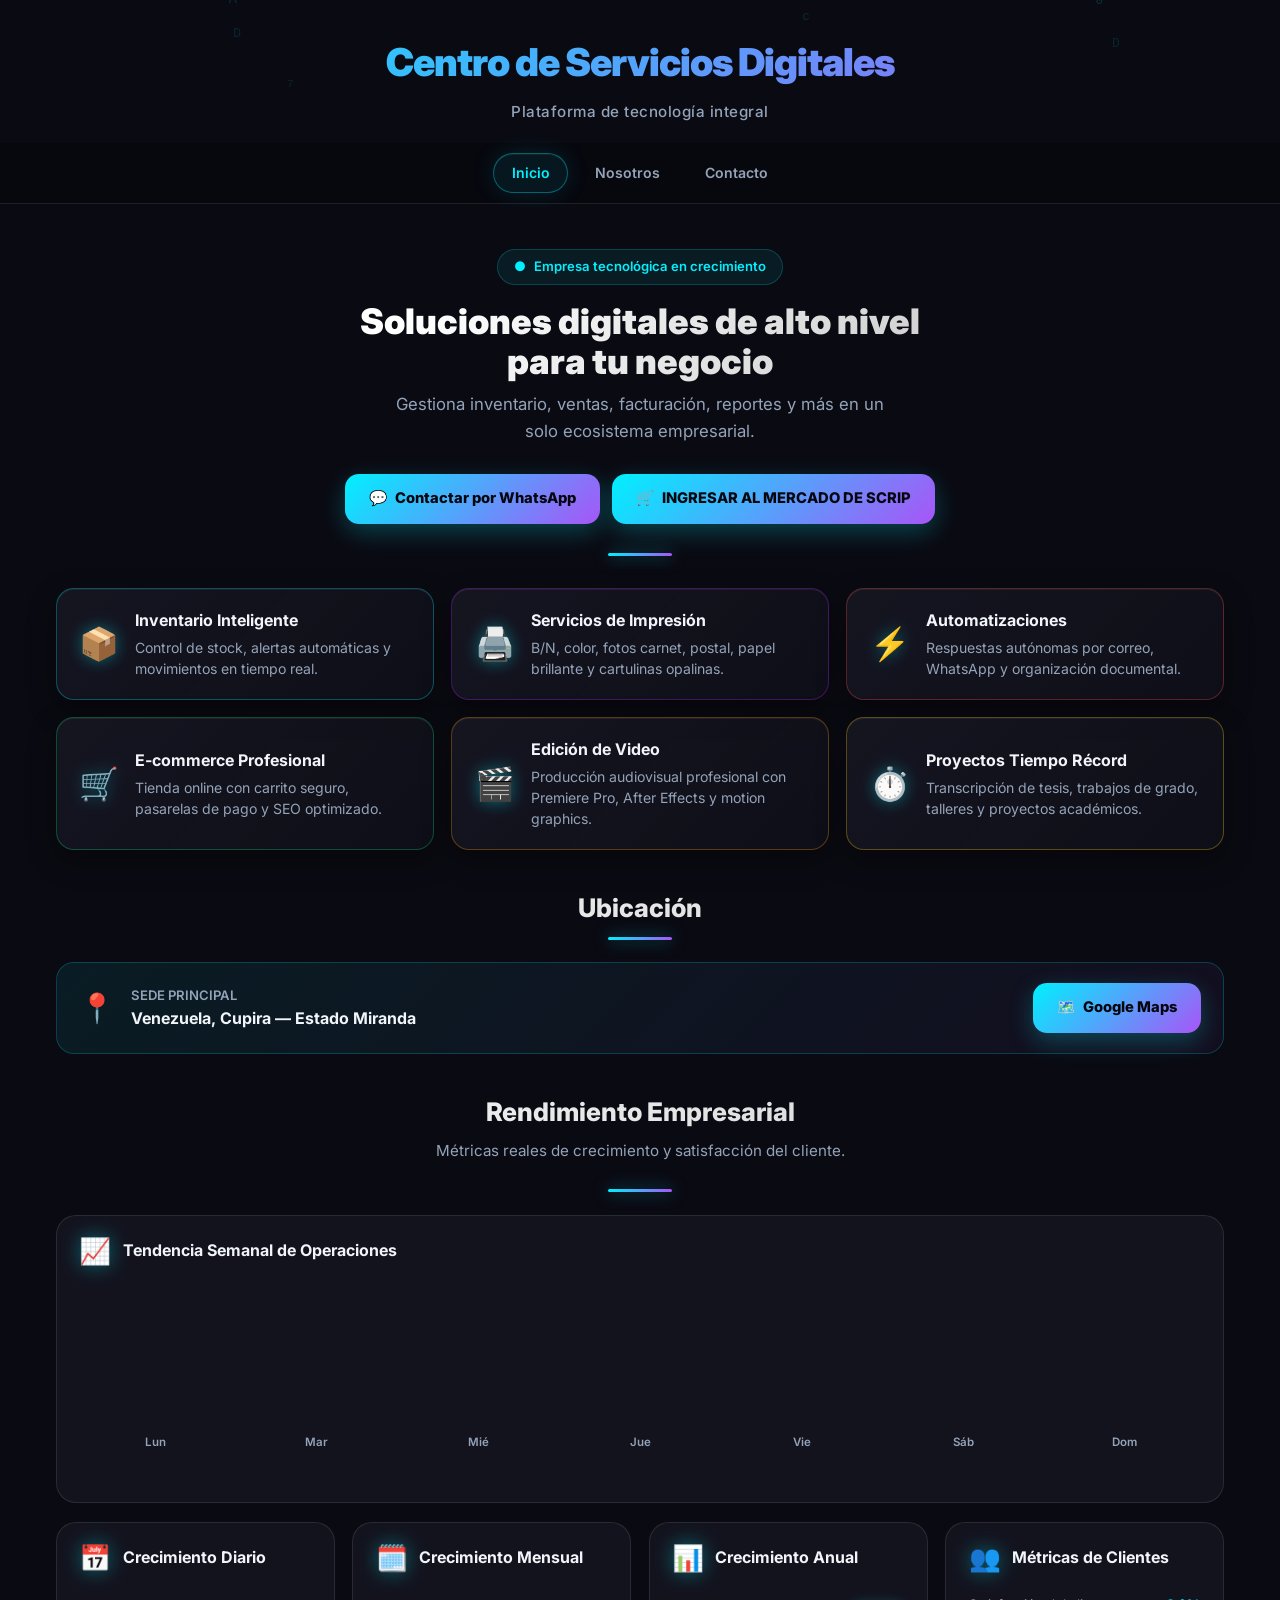
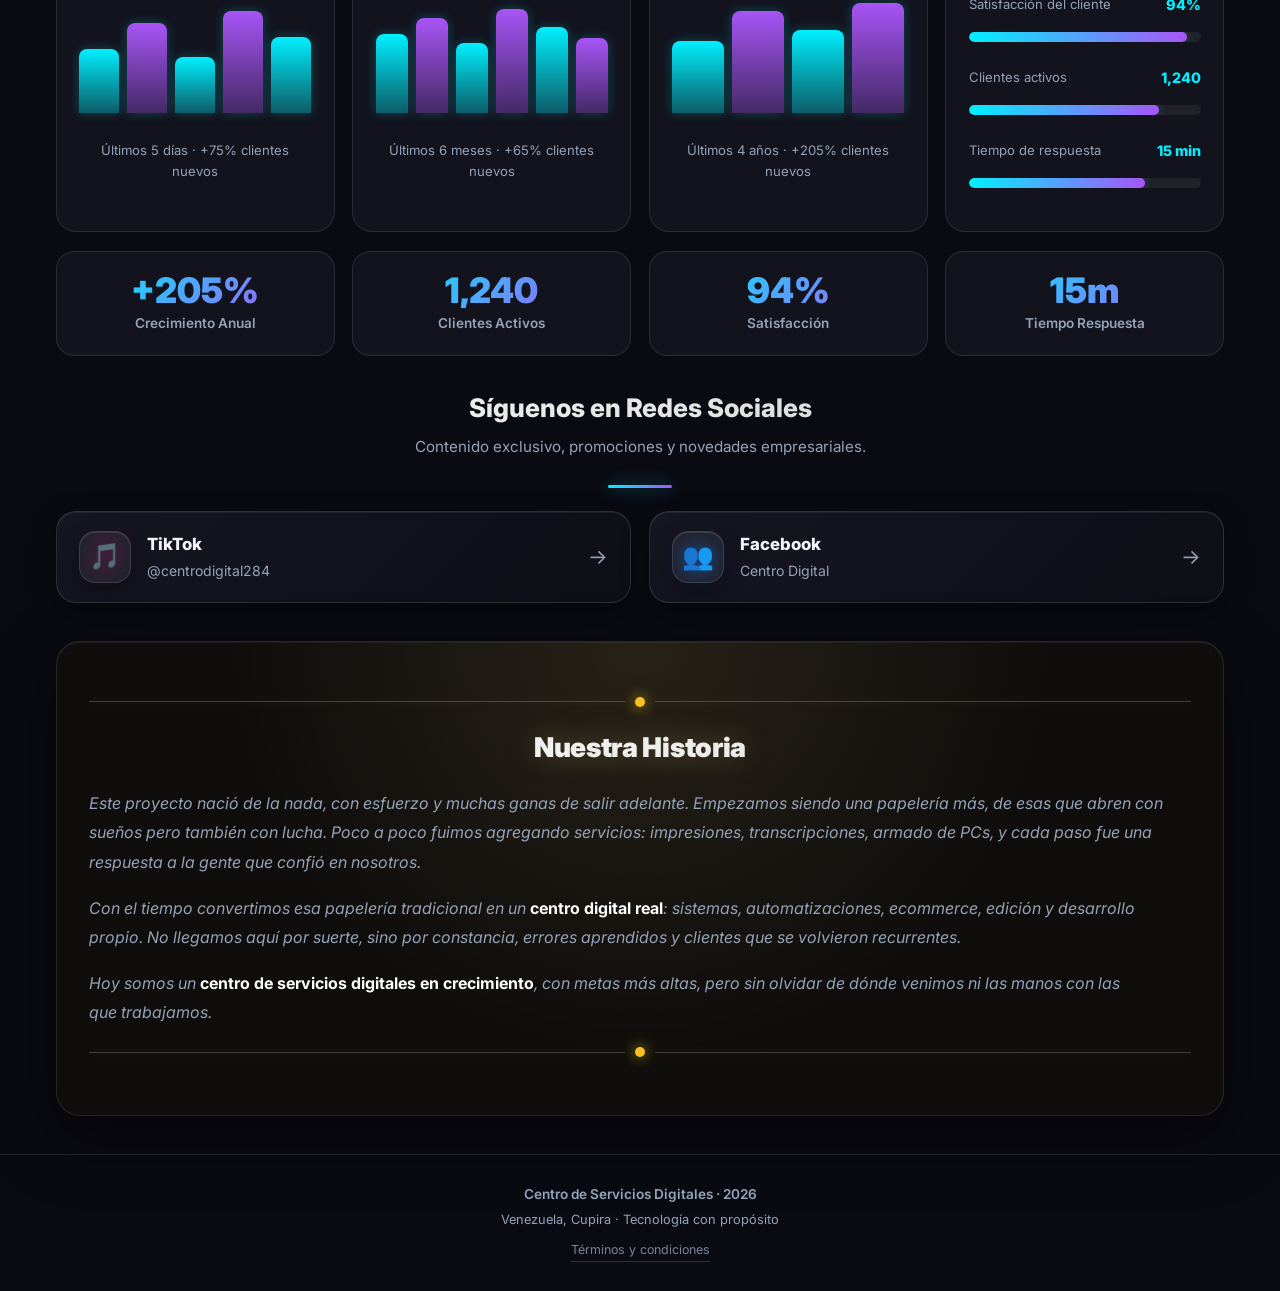
<file: index.html>
<!DOCTYPE html>
<html lang="es">
<head>
<meta charset="UTF-8">
<meta name="viewport" content="width=device-width, initial-scale=1.0">
<meta name="description" content="Centro de Servicios Digitales - Soluciones tecnológicas integrales para papelerías en Venezuela. Inventario, e-commerce, automatizaciones, edición de video y más.">
<meta name="keywords" content="papelería digital, inventario, e-commerce, automatizaciones, edición de video, Venezuela">
<title>Centro de Servicios Digitales | Soluciones Tecnológicas Integrales</title>
<link rel="preconnect" href="https://fonts.googleapis.com">
<link rel="preconnect" href="https://fonts.gstatic.com" crossorigin>
<link href="https://fonts.googleapis.com/css2?family=Inter:wght@300;400;500;600;700;800;900&display=swap" rel="stylesheet">
<style>
:root {
  --bg-body: #0a0a12;
  --bg-card: rgba(22,22,34,.78);
  --text-primary: #f1f5f9;
  --text-secondary: #94a3b8;
  --accent: #00f0ff;
  --accent-purple: #a855f7;
  --accent-gold: #fbbf24;
  --border: rgba(255,255,255,0.10);
  --shadow-glow: 0 0 30px rgba(0,240,255,.12);
}
* { margin:0; padding:0; box-sizing:border-box; }
html { scroll-behavior:smooth; }
html, body { height:100%; }
body {
  font-family:'Inter',-apple-system,BlinkMacSystemFont,sans-serif;
  color:var(--text-primary);
  background:var(--bg-body);
  line-height:1.6;
  -webkit-font-smoothing:antialiased;
}
#matrix {
  position:fixed; inset:0; width:100%; height:100%;
  z-index:0; pointer-events:none; opacity:.35;
}
.content { position:relative; z-index:1; }
header {
  text-align:center; padding:2rem 1rem 1.2rem;
  animation: fadeInDown .8s ease both;
}
.logo {
  font-size:2.4rem; font-weight:900; letter-spacing:-1px;
  background:linear-gradient(135deg,var(--accent),var(--accent-purple));
  -webkit-background-clip:text; -webkit-text-fill-color:transparent;
  background-clip:text; animation: glowPulse 4s ease-in-out infinite;
}
.tagline {
  margin-top:.4rem; color:var(--text-secondary);
  font-size:.95rem; letter-spacing:.5px; font-weight:500;
}
@keyframes glowPulse {
  0%,100% { filter: drop-shadow(0 0 8px rgba(0,240,255,.2)); }
  50% { filter: drop-shadow(0 0 16px rgba(168,85,247,.35)); }
}
@keyframes fadeInDown {
  from { opacity:0; transform: translateY(-12px); }
  to { opacity:1; transform: translateY(0); }
}
@keyframes fadeInUp {
  from { opacity:0; transform: translateY(16px); }
  to { opacity:1; transform: translateY(0); }
}
nav.main-nav {
  display:flex; justify-content:center; gap:.5rem;
  padding:.6rem 1rem; position:sticky; top:0;
  background:rgba(8,8,14,.82); backdrop-filter:blur(16px) saturate(1.4);
  border-bottom:1px solid var(--border); z-index:50;
  animation: fadeInDown .8s .1s ease both;
}
nav.main-nav a {
  color:var(--text-secondary); text-decoration:none;
  font-weight:600; font-size:.88rem; padding:.5rem 1.1rem;
  border-radius:999px; border:1px solid transparent;
  transition:all .3s cubic-bezier(.4,0,.2,1); cursor:pointer;
}
nav.main-nav a:hover, nav.main-nav a.active {
  color:var(--accent); border-color:rgba(0,240,255,.35);
  background:rgba(0,240,255,.07);
  box-shadow:0 0 24px rgba(0,240,255,.12), inset 0 1px 0 rgba(255,255,255,.06);
}
section {
  max-width:1200px; margin:0 auto;
  padding:1.8rem 1rem 2.4rem;
}
h2.section-title {
  font-size:1.6rem; font-weight:800; text-align:center; margin-bottom:.4rem;
  background:linear-gradient(135deg,#fff,rgba(255,255,255,.8));
  -webkit-background-clip:text; -webkit-text-fill-color:transparent; background-clip:text;
}
p.section-subtitle {
  text-align:center; color:var(--text-secondary);
  margin-bottom:1.6rem; font-size:.95rem;
}
.glow-line {
  width:64px; height:3px; margin:.5rem auto 1.4rem;
  border-radius:3px; background:linear-gradient(90deg,var(--accent),var(--accent-purple));
  box-shadow:0 0 16px rgba(0,240,255,.5);
}
.grid { display:grid; gap:1.1rem; }
.services { grid-template-columns:repeat(auto-fit,minmax(280px,1fr)); }
.card {
  background:var(--bg-card); border:1px solid var(--border);
  border-radius:20px; padding:1.4rem;
  transition:all .4s cubic-bezier(.4,0,.2,1);
  position:relative; overflow:hidden;
  animation: fadeInUp .7s ease both;
  backdrop-filter:blur(8px);
}
.card::before {
  content:''; position:absolute; inset:0;
  background:radial-gradient(circle at 50% 0%, rgba(0,240,255,.07), transparent 55%);
  opacity:0; transition:opacity .4s ease; pointer-events:none;
}
.card:hover::before { opacity:1; }
.card:hover {
  border-color:rgba(0,240,255,.3);
  transform:translateY(-4px) scale(1.01);
  box-shadow:0 20px 40px rgba(0,0,0,.45), var(--shadow-glow);
}
.card-header {
  display:flex; align-items:center; gap:.8rem;
  margin-bottom:.7rem; position:relative; z-index:1;
}
.card-icon {
  font-size:2rem; filter:drop-shadow(0 0 10px rgba(0,240,255,.4));
  line-height:1;
}
.card-title { font-weight:700; font-size:1.05rem; }
.card p {
  color:var(--text-secondary); font-size:.92rem;
  line-height:1.65; position:relative; z-index:1;
}
.card .features {
  margin-top:.7rem; padding-left:1.2rem;
  color:var(--text-secondary); font-size:.86rem;
  line-height:1.85; position:relative; z-index:1;
}
.card .features li::marker { color:var(--accent); }
.btn {
  display:inline-flex; align-items:center; justify-content:center; gap:.5rem;
  padding:.85rem 1.5rem; border-radius:14px;
  background:linear-gradient(135deg,var(--accent),var(--accent-purple));
  color:#06060e; font-weight:800; font-size:.92rem;
  text-decoration:none; border:none; cursor:pointer;
  transition:all .3s cubic-bezier(.4,0,.2,1);
  box-shadow:0 8px 24px rgba(0,240,255,.25);
  position:relative; overflow:hidden;
}
.btn::after {
  content:''; position:absolute; inset:0;
  background:linear-gradient(135deg,rgba(255,255,255,.3),transparent 55%);
  opacity:0; transition:opacity .3s ease;
}
.btn:hover::after { opacity:1; }
.btn:hover {
  transform:translateY(-2px) scale(1.03);
  box-shadow:0 14px 32px rgba(168,85,247,.35);
}
.contact-cta {
  display:flex; flex-wrap:wrap; justify-content:center; gap:.8rem;
  text-align:center; margin:1.8rem 0;
}
.service-btn {
  display:flex; align-items:center; gap:1rem;
  padding:1.2rem 1.4rem; border-radius:18px;
  background:linear-gradient(135deg,rgba(24,24,36,.85),rgba(16,16,26,.75));
  border:1px solid rgba(255,255,255,.12);
  color:var(--text-primary); cursor:pointer; text-align:left;
  transition:all .4s cubic-bezier(.4,0,.2,1);
  box-shadow:0 10px 28px rgba(0,0,0,.4), inset 0 1px 0 rgba(255,255,255,.06);
  width:100%; position:relative; overflow:hidden;
  text-decoration:none;
}
.service-btn::before {
  content:''; position:absolute; inset:0;
  background:radial-gradient(circle at 50% 0%,rgba(0,240,255,.08),transparent 60%);
  opacity:0; transition:opacity .4s ease;
}
.service-btn:hover::before { opacity:1; }
.service-btn:hover {
  border-color:rgba(0,240,255,.45);
  transform:translateY(-3px);
  box-shadow:0 18px 40px rgba(0,0,0,.5), 0 0 24px rgba(0,240,255,.1);
}
.service-icon { font-size:2rem; filter:drop-shadow(0 0 8px rgba(0,240,255,.4)); flex-shrink:0; }
.service-body { display:flex; flex-direction:column; gap:.2rem; }
.service-title { font-weight:700; font-size:1rem; }
.service-desc { color:var(--text-secondary); font-size:.88rem; line-height:1.5; }
.service-btn-inventario { border-color:rgba(0,234,255,.3); }
.service-btn-inventario:hover { border-color:rgba(0,234,255,.6); box-shadow:0 0 28px rgba(0,240,255,.15), 0 18px 40px rgba(0,0,0,.45); }
.service-btn-impresiones { border-color:rgba(176,38,255,.3); }
.service-btn-impresiones:hover { border-color:rgba(176,38,255,.6); box-shadow:0 0 28px rgba(168,85,247,.15), 0 18px 40px rgba(0,0,0,.45); }
.service-btn-automatizaciones { border-color:rgba(255,80,80,.3); }
.service-btn-automatizaciones:hover { border-color:rgba(255,80,80,.6); box-shadow:0 0 28px rgba(255,80,80,.15), 0 18px 40px rgba(0,0,0,.45); }
.service-btn-ecommerce { border-color:rgba(0,220,120,.3); }
.service-btn-ecommerce:hover { border-color:rgba(0,220,120,.6); box-shadow:0 0 28px rgba(0,220,120,.15), 0 18px 40px rgba(0,0,0,.45); }
.service-btn-video { border-color:rgba(255,160,0,.3); }
.service-btn-video:hover { border-color:rgba(255,160,0,.6); box-shadow:0 0 28px rgba(255,160,0,.15), 0 18px 40px rgba(0,0,0,.45); }
.service-btn-proyectos { border-color:rgba(255,210,0,.3); }
.service-btn-proyectos:hover { border-color:rgba(255,210,0,.6); box-shadow:0 0 28px rgba(255,210,0,.15), 0 18px 40px rgba(0,0,0,.45); }
.social-card {
  display:flex; align-items:center; gap:1rem;
  padding:1.2rem 1.4rem; border-radius:20px;
  background:linear-gradient(135deg,rgba(24,24,36,.88),rgba(16,16,26,.78));
  border:1px solid rgba(255,255,255,.12);
  color:var(--text-primary); text-decoration:none;
  transition:all .4s cubic-bezier(.4,0,.2,1);
  box-shadow:0 10px 28px rgba(0,0,0,.4), inset 0 1px 0 rgba(255,255,255,.06);
  position:relative; overflow:hidden;
}
.social-card:hover { transform:translateY(-4px); }
.social-icon-wrap {
  width:52px; height:52px; border-radius:16px;
  background:rgba(255,255,255,.06); border:1px solid rgba(255,255,255,.12);
  display:flex; align-items:center; justify-content:center; flex-shrink:0;
  box-shadow:inset 0 1px 0 rgba(255,255,255,.12), 0 8px 20px rgba(0,0,0,.35);
}
.social-icon { font-size:1.6rem; }
.social-info { display:flex; flex-direction:column; gap:.15rem; }
.social-title { font-weight:800; font-size:1.05rem; }
.social-handle { color:var(--text-secondary); font-size:.88rem; }
.social-arrow { margin-left:auto; color:var(--text-secondary); font-size:1.3rem; transition:all .3s ease; }
.social-card:hover .social-arrow { color:#fff; transform:translateX(5px); }
.tiktok-card:hover { border-color:rgba(255,0,128,.6); box-shadow:0 0 36px rgba(255,0,128,.18), 0 18px 40px rgba(0,0,0,.45); }
.tiktok-card .social-icon { filter:drop-shadow(0 0 10px rgba(255,0,128,.6)); }
.facebook-card:hover { border-color:rgba(24,119,242,.6); box-shadow:0 0 36px rgba(24,119,242,.18), 0 18px 40px rgba(0,0,0,.45); }
.facebook-card .social-icon { filter:drop-shadow(0 0 10px rgba(24,119,242,.6)); }
.story-card {
  position:relative; background:rgba(18,16,12,.8);
  border:1px solid rgba(255,255,255,.1); border-radius:24px;
  padding:2.2rem 2rem 2.4rem; isolation:isolate; overflow:hidden;
  box-shadow:inset 0 1px 0 rgba(255,255,255,.06), 0 24px 60px rgba(0,0,0,.55);
}
.story-card::before {
  content:''; position:absolute; inset:0;
  background: repeating-linear-gradient(0deg,transparent,transparent 3px,rgba(0,0,0,.08) 4px),
             repeating-linear-gradient(90deg,transparent,transparent 3px,rgba(0,0,0,.08) 4px);
  pointer-events:none; z-index:0;
}
.story-card::after {
  content:''; position:absolute; inset:0;
  background:radial-gradient(circle at 50% 0%,rgba(255,210,120,.1),transparent 55%);
  pointer-events:none; z-index:0;
}
.story-mark { position:relative; z-index:1; display:flex; align-items:center; gap:10px; margin:1.2rem 0; }
.story-mark-line { flex:1; height:1px; background:rgba(255,255,255,.2); box-shadow:0 0 10px rgba(255,210,120,.2); }
.story-mark-dot { width:10px; height:10px; border-radius:50%; background:var(--accent-gold); box-shadow:0 0 14px rgba(255,215,0,.8); }
.story-title { position:relative; z-index:1; text-align:center; font-size:1.7rem; font-weight:900; letter-spacing:-.3px; background:linear-gradient(135deg,#fff,rgba(255,255,255,.85)); -webkit-background-clip:text; -webkit-text-fill-color:transparent; background-clip:text; margin-bottom:1.2rem; filter:drop-shadow(0 0 14px rgba(255,210,120,.3)); }
.story-text { position:relative; z-index:1; color:var(--text-secondary); font-size:1rem; line-height:1.85; margin-bottom:1rem; text-wrap:pretty; font-style:italic; }
.story-text strong { color:#fff; font-style:normal; font-weight:700; }
.back-link {
  display:inline-flex; align-items:center; gap:.4rem;
  margin-bottom:1rem; color:var(--accent);
  font-weight:700; font-size:.95rem;
  transition:all .25s ease; text-decoration:none;
}
.back-link:hover { text-shadow:0 0 14px rgba(0,240,255,.55); transform:translateX(-3px); }
.footer {
  text-align:center; padding:1.8rem 1rem;
  color:var(--text-secondary); font-size:.85rem;
  border-top:1px solid var(--border); position:relative; z-index:1;
}
.footer a.terms-link {
  display:inline-block; margin-top:.6rem; font-size:.78rem;
  color:var(--text-secondary); text-decoration:none;
  border-bottom:1px solid rgba(255,255,255,.2); padding-bottom:1px;
  opacity:.8; transition:all .2s ease;
}
.footer a.terms-link:hover { color:var(--accent); border-bottom-color:var(--accent); }
@keyframes barPulse {
  0%,100% { opacity:.95; transform: scaleY(1); transform-origin: bottom; }
  50% { opacity:1; transform: scaleY(1.04); transform-origin: bottom; }
}
input, textarea {
  background:rgba(255,255,255,.04); border:1px solid var(--border);
  border-radius:14px; padding:.8rem 1.1rem;
  color:var(--text-primary); font-family:inherit; font-size:.95rem;
  outline:none; transition:all .3s ease; width:100%;
}
input:focus, textarea:focus {
  border-color:rgba(0,240,255,.45);
  box-shadow:0 0 16px rgba(0,240,255,.1), inset 0 1px 0 rgba(255,255,255,.04);
  background:rgba(255,255,255,.06);
}
::placeholder { color:rgba(148,163,184,.6); }
@media (max-width:768px) {
  .logo { font-size:1.8rem; }
  .services { grid-template-columns:1fr; }
  nav.main-nav { gap:.3rem; padding:.5rem; }
  nav.main-nav a { font-size:.8rem; padding:.4rem .8rem; }
  .story-card { padding:1.6rem 1.2rem; }
}
.delay-1 { animation-delay:.05s; }
.delay-2 { animation-delay:.1s; }
.delay-3 { animation-delay:.15s; }
.delay-4 { animation-delay:.2s; }
.delay-5 { animation-delay:.25s; }
.delay-6 { animation-delay:.3s; }

/* ===== HERO SECTION ===== */
.hero-section {
  text-align:center; margin:1rem 0 2rem;
  animation: fadeInUp .8s .15s ease both;
}
.hero-badge {
  display:inline-flex; align-items:center; gap:.5rem;
  padding:.4rem 1rem; border-radius:999px;
  background:rgba(0,240,255,.08); border:1px solid rgba(0,240,255,.2);
  color:var(--accent); font-size:.82rem; font-weight:600; margin-bottom:1rem;
}
.hero-title {
  font-size:2.2rem; font-weight:900; line-height:1.15;
  background:linear-gradient(135deg,#fff 30%,rgba(255,255,255,.7));
  -webkit-background-clip:text; -webkit-text-fill-color:transparent; background-clip:text;
  margin-bottom:.6rem;
}
.hero-subtitle {
  color:var(--text-secondary); font-size:1.05rem; max-width:520px;
  margin:0 auto 1.4rem; line-height:1.6;
}

/* ===== LOCATION CARD ===== */
.location-card {
  display:flex; align-items:center; gap:1rem; padding:1.2rem 1.4rem;
  background:linear-gradient(135deg,rgba(0,240,255,.08),rgba(168,85,247,.06));
  border:1px solid rgba(0,240,255,.2); border-radius:18px;
  margin-bottom:1.4rem;
}
.location-icon { font-size:1.8rem; }
.location-info { flex:1; }
.location-label { color:var(--text-secondary); font-size:.82rem; font-weight:600; }
.location-value { color:var(--text-primary); font-size:1rem; font-weight:700; }

/* ===== METRIC BARS ===== */
.metric-card {
  background:var(--bg-card); border:1px solid var(--border);
  border-radius:20px; padding:1.4rem;
  transition:all .4s ease; position:relative; overflow:hidden;
  animation: fadeInUp .7s ease both;
}
.metric-card:hover {
  border-color:rgba(0,240,255,.3);
  box-shadow:0 16px 36px rgba(0,0,0,.4), 0 0 20px rgba(0,240,255,.08);
}
.metric-header {
  display:flex; align-items:center; gap:.7rem; margin-bottom:1rem;
}
.metric-header .card-icon { font-size:1.6rem; }
.metric-header .card-title { font-weight:700; font-size:1rem; }
.metric-row {
  display:flex; justify-content:space-between; align-items:center;
  margin-bottom:.35rem;
}
.metric-label { color:var(--text-secondary); font-size:.82rem; }
.metric-value { color:var(--accent); font-weight:800; font-size:.9rem; }
.metric-bar-wrap {
  width:100%; height:10px; background:rgba(255,255,255,.06);
  border-radius:10px; overflow:hidden; margin-bottom:.9rem;
}
.metric-bar {
  height:100%; border-radius:10px;
  background:linear-gradient(90deg,var(--accent),var(--accent-purple));
  box-shadow:0 0 10px rgba(0,240,255,.3);
  animation: barPulse 3s ease-in-out infinite;
}

/* ===== VERTICAL BARS (weekly chart) ===== */
.bar-chart {
  display:flex; align-items:flex-end; gap:10px;
  height:200px; padding:10px 0 28px; position:relative; z-index:1;
}
.bar-group {
  flex:1; display:flex; flex-direction:column; align-items:center; gap:6px;
}
.bar {
  width:100%; max-width:56px; border-radius:10px 10px 0 0;
  box-shadow:0 0 16px rgba(0,240,255,.3);
  animation: barPulse 3s ease-in-out infinite;
  transition:all .3s ease;
}
.bar:hover { filter:brightness(1.2); }
.bar-cyan { background:linear-gradient(180deg,#00f0ff,#00f0ff55); }
.bar-purple { background:linear-gradient(180deg,#a855f7,#a855f755); }
.bar-label { color:var(--text-secondary); font-size:.72rem; font-weight:600; }

/* ===== MINI BARS ===== */
.mini-chart {
  display:flex; align-items:flex-end; gap:8px;
  height:150px; padding:10px 0 24px; position:relative; z-index:1;
}
.mini-bar {
  flex:1; border-radius:8px 8px 0 0;
  box-shadow:0 0 12px rgba(0,240,255,.25);
  animation: barPulse 3s ease-in-out infinite;
  transition:all .3s ease;
}
.mini-bar:hover { filter:brightness(1.25); }

/* ===== STAT CARDS ===== */
.stat-grid {
  display:grid; grid-template-columns:repeat(auto-fit,minmax(220px,1fr)); gap:1.1rem;
}
.stat-card {
  background:var(--bg-card); border:1px solid var(--border);
  border-radius:18px; padding:1.3rem; text-align:center;
  transition:all .4s ease; animation: fadeInUp .7s ease both;
}
.stat-card:hover {
  border-color:rgba(0,240,255,.3);
  transform:translateY(-3px);
  box-shadow:0 14px 32px rgba(0,0,0,.4);
}
.stat-number {
  font-size:2.2rem; font-weight:900;
  background:linear-gradient(135deg,var(--accent),var(--accent-purple));
  -webkit-background-clip:text; -webkit-text-fill-color:transparent; background-clip:text;
  line-height:1;
  margin-bottom:.3rem;
}
.stat-label { color:var(--text-secondary); font-size:.85rem; font-weight:600; }
</style>
</head>
<body>

<canvas id="matrix"></canvas>

<div class="content">

<header>
  <div class="logo">Centro de Servicios Digitales</div>
  <div class="tagline">Plataforma de tecnología integral</div>
</header>

<nav class="main-nav">
  <a class="active" href="index.html">Inicio</a>
  <a href="nosotros.html">Nosotros</a>
  <a href="contacto.html">Contacto</a>
</nav>

<section id="inicio">
  <div class="hero-section">
    <div class="hero-badge">
      <span style="color:var(--accent);">●</span> Empresa tecnológica en crecimiento
    </div>
    <h1 class="hero-title">Soluciones digitales de alto nivel<br>para tu negocio</h1>
    <p class="hero-subtitle">Gestiona inventario, ventas, facturación, reportes y más en un solo ecosistema empresarial.</p>
    <div class="contact-cta">
      <a class="btn" href="https://wa.me/5804242138320" target="_blank" rel="noopener">
        <span>💬</span> Contactar por WhatsApp
      </a>
      <a class="btn" href="mercado-scrip.html">
        <span>🛒</span> INGRESAR AL MERCADO DE SCRIP
      </a>
    </div>
    <div class="glow-line"></div>
  </div>

  <div class="grid services">
    <a class="service-btn service-btn-inventario delay-1" href="inventario.html">
      <div class="service-icon">📦</div>
      <div class="service-body">
        <div class="service-title">Inventario Inteligente</div>
        <div class="service-desc">Control de stock, alertas automáticas y movimientos en tiempo real.</div>
      </div>
    </a>
    <a class="service-btn service-btn-impresiones delay-2" href="impresiones.html">
      <div class="service-icon">🖨️</div>
      <div class="service-body">
        <div class="service-title">Servicios de Impresión</div>
        <div class="service-desc">B/N, color, fotos carnet, postal, papel brillante y cartulinas opalinas.</div>
      </div>
    </a>
    <a class="service-btn service-btn-automatizaciones delay-3" href="automatizaciones.html">
      <div class="service-icon">⚡</div>
      <div class="service-body">
        <div class="service-title">Automatizaciones</div>
        <div class="service-desc">Respuestas autónomas por correo, WhatsApp y organización documental.</div>
      </div>
    </a>
    <a class="service-btn service-btn-ecommerce delay-4" href="ecommerce.html">
      <div class="service-icon">🛒</div>
      <div class="service-body">
        <div class="service-title">E-commerce Profesional</div>
        <div class="service-desc">Tienda online con carrito seguro, pasarelas de pago y SEO optimizado.</div>
      </div>
    </a>
    <a class="service-btn service-btn-video delay-5" href="video.html">
      <div class="service-icon">🎬</div>
      <div class="service-body">
        <div class="service-title">Edición de Video</div>
        <div class="service-desc">Producción audiovisual profesional con Premiere Pro, After Effects y motion graphics.</div>
      </div>
    </a>
    <a class="service-btn service-btn-proyectos delay-6" href="proyectos.html">
      <div class="service-icon">⏱️</div>
      <div class="service-body">
        <div class="service-title">Proyectos Tiempo Récord</div>
        <div class="service-desc">Transcripción de tesis, trabajos de grado, talleres y proyectos académicos.</div>
      </div>
    </a>
  </div>

  <!-- UBICACIÓN -->
  <div style="margin-top:2.4rem;">
    <h2 class="section-title">Ubicación</h2>
    <div class="glow-line"></div>
    <div class="location-card delay-2">
      <div class="location-icon">📍</div>
      <div class="location-info">
        <div class="location-label">SEDE PRINCIPAL</div>
        <div class="location-value">Venezuela, Cupira — Estado Miranda</div>
      </div>
      <a href="https://maps.app.goo.gl/7qqLtMAe32paaL6h9" target="_blank" rel="noopener" class="btn" style="flex-shrink:0;">
        <span>🗺️</span> Google Maps
      </a>
    </div>
  </div>

  <!-- MÉTRICAS -->
  <div style="margin-top:2.4rem;">
    <h2 class="section-title">Rendimiento Empresarial</h2>
    <p class="section-subtitle">Métricas reales de crecimiento y satisfacción del cliente.</p>
    <div class="glow-line"></div>

    <!-- Gráfico semanal -->
    <div class="metric-card" style="margin-bottom:1.2rem;">
      <div class="metric-header">
        <div class="card-icon">📈</div>
        <div class="card-title">Tendencia Semanal de Operaciones</div>
      </div>
      <div class="bar-chart">
        <div class="bar-group">
          <div class="bar bar-cyan" style="height:75%;animation-delay:0s;"></div>
          <span class="bar-label">Lun</span>
        </div>
        <div class="bar-group">
          <div class="bar bar-purple" style="height:92%;animation-delay:.2s;"></div>
          <span class="bar-label">Mar</span>
        </div>
        <div class="bar-group">
          <div class="bar bar-cyan" style="height:60%;animation-delay:.4s;"></div>
          <span class="bar-label">Mié</span>
        </div>
        <div class="bar-group">
          <div class="bar bar-purple" style="height:84%;animation-delay:.6s;"></div>
          <span class="bar-label">Jue</span>
        </div>
        <div class="bar-group">
          <div class="bar bar-cyan" style="height:95%;animation-delay:.8s;"></div>
          <span class="bar-label">Vie</span>
        </div>
        <div class="bar-group">
          <div class="bar bar-purple" style="height:70%;animation-delay:1s;"></div>
          <span class="bar-label">Sáb</span>
        </div>
        <div class="bar-group">
          <div class="bar bar-cyan" style="height:50%;animation-delay:1.2s;"></div>
          <span class="bar-label">Dom</span>
        </div>
      </div>
    </div>

    <!-- Mini gráficos -->
    <div class="stat-grid" style="margin-bottom:1.2rem;">
      <div class="metric-card delay-1">
        <div class="metric-header">
          <div class="card-icon">📅</div>
          <div class="card-title">Crecimiento Diario</div>
        </div>
        <div class="mini-chart">
          <div class="mini-bar bar-cyan" style="height:55%;animation-delay:0s;"></div>
          <div class="mini-bar bar-purple" style="height:78%;animation-delay:.15s;"></div>
          <div class="mini-bar bar-cyan" style="height:48%;animation-delay:.3s;"></div>
          <div class="mini-bar bar-purple" style="height:88%;animation-delay:.45s;"></div>
          <div class="mini-bar bar-cyan" style="height:66%;animation-delay:.6s;"></div>
        </div>
        <p class="section-subtitle" style="margin-top:.2rem;font-size:.82rem;">Últimos 5 días · +75% clientes nuevos</p>
      </div>

      <div class="metric-card delay-2">
        <div class="metric-header">
          <div class="card-icon">🗓️</div>
          <div class="card-title">Crecimiento Mensual</div>
        </div>
        <div class="mini-chart">
          <div class="mini-bar bar-cyan" style="height:68%;animation-delay:0s;"></div>
          <div class="mini-bar bar-purple" style="height:82%;animation-delay:.15s;"></div>
          <div class="mini-bar bar-cyan" style="height:60%;animation-delay:.3s;"></div>
          <div class="mini-bar bar-purple" style="height:90%;animation-delay:.45s;"></div>
          <div class="mini-bar bar-cyan" style="height:74%;animation-delay:.6s;"></div>
          <div class="mini-bar bar-purple" style="height:65%;animation-delay:.75s;"></div>
        </div>
        <p class="section-subtitle" style="margin-top:.2rem;font-size:.82rem;">Últimos 6 meses · +65% clientes nuevos</p>
      </div>

      <div class="metric-card delay-3">
        <div class="metric-header">
          <div class="card-icon">📊</div>
          <div class="card-title">Crecimiento Anual</div>
        </div>
        <div class="mini-chart">
          <div class="mini-bar bar-cyan" style="height:62%;animation-delay:0s;"></div>
          <div class="mini-bar bar-purple" style="height:88%;animation-delay:.2s;"></div>
          <div class="mini-bar bar-cyan" style="height:72%;animation-delay:.4s;"></div>
          <div class="mini-bar bar-purple" style="height:95%;animation-delay:.6s;"></div>
        </div>
        <p class="section-subtitle" style="margin-top:.2rem;font-size:.82rem;">Últimos 4 años · +205% clientes nuevos</p>
      </div>

      <div class="metric-card delay-4">
        <div class="metric-header">
          <div class="card-icon">👥</div>
          <div class="card-title">Métricas de Clientes</div>
        </div>
        <div style="display:flex;flex-direction:column;gap:10px;padding:6px 0;position:relative;z-index:1;">
          <div class="metric-row">
            <span class="metric-label">Satisfacción del cliente</span>
            <span class="metric-value">94%</span>
          </div>
          <div class="metric-bar-wrap">
            <div class="metric-bar" style="width:94%;animation-delay:0s;"></div>
          </div>
          <div class="metric-row">
            <span class="metric-label">Clientes activos</span>
            <span class="metric-value">1,240</span>
          </div>
          <div class="metric-bar-wrap">
            <div class="metric-bar" style="width:82%;animation-delay:.2s;"></div>
          </div>
          <div class="metric-row">
            <span class="metric-label">Tiempo de respuesta</span>
            <span class="metric-value">15 min</span>
          </div>
          <div class="metric-bar-wrap">
            <div class="metric-bar" style="width:76%;animation-delay:.4s;"></div>
          </div>
        </div>
      </div>
    </div>

    <!-- Stats summary -->
    <div class="stat-grid" style="margin-bottom:2rem;">
      <div class="stat-card delay-1">
        <div class="stat-number">+205%</div>
        <div class="stat-label">Crecimiento Anual</div>
      </div>
      <div class="stat-card delay-2">
        <div class="stat-number">1,240</div>
        <div class="stat-label">Clientes Activos</div>
      </div>
      <div class="stat-card delay-3">
        <div class="stat-number">94%</div>
        <div class="stat-label">Satisfacción</div>
      </div>
      <div class="stat-card delay-4">
        <div class="stat-number">15m</div>
        <div class="stat-label">Tiempo Respuesta</div>
      </div>
    </div>
  </div>

  <!-- REDES SOCIALES -->
  <div style="margin-top:2rem;">
    <h2 class="section-title">Síguenos en Redes Sociales</h2>
    <p class="section-subtitle">Contenido exclusivo, promociones y novedades empresariales.</p>
    <div class="glow-line"></div>
    <div class="grid services" style="grid-template-columns:repeat(auto-fit,minmax(280px,1fr));">
      <a href="https://www.tiktok.com/@centrodigital284?_r=1&_t=ZS-98L1F9Y68Jz" target="_blank" rel="noopener" class="social-card tiktok-card delay-1">
        <div class="social-icon-wrap"><span class="social-icon">🎵</span></div>
        <div class="social-info">
          <div class="social-title">TikTok</div>
          <div class="social-handle">@centrodigital284</div>
        </div>
        <div class="social-arrow">→</div>
      </a>
      <a href="https://www.facebook.com/share/19DiVewQ86/" target="_blank" rel="noopener" class="social-card facebook-card delay-2">
        <div class="social-icon-wrap"><span class="social-icon">👥</span></div>
        <div class="social-info">
          <div class="social-title">Facebook</div>
          <div class="social-handle">Centro Digital</div>
        </div>
        <div class="social-arrow">→</div>
      </a>
    </div>
  </div>

  <!-- NUESTRA HISTORIA -->
  <div style="margin-top:2.4rem;">
    <div class="story-card">
      <div class="story-mark">
        <div class="story-mark-line"></div>
        <div class="story-mark-dot"></div>
        <div class="story-mark-line"></div>
      </div>
      <h2 class="story-title">Nuestra Historia</h2>
      <p class="story-text">
        Este proyecto nació de la nada, con esfuerzo y muchas ganas de salir adelante.
        Empezamos siendo una papelería más, de esas que abren con sueños pero también con lucha.
        Poco a poco fuimos agregando servicios: impresiones, transcripciones, armado de PCs,
        y cada paso fue una respuesta a la gente que confió en nosotros.
      </p>
      <p class="story-text">
        Con el tiempo convertimos esa papelería tradicional en un <strong>centro digital real</strong>:
        sistemas, automatizaciones, ecommerce, edición y desarrollo propio.
        No llegamos aquí por suerte, sino por constancia, errores aprendidos y clientes
        que se volvieron recurrentes.
      </p>
      <p class="story-text">
        Hoy somos un <strong>centro de servicios digitales en crecimiento</strong>, con metas más altas,
        pero sin olvidar de dónde venimos ni las manos con las que trabajamos.
      </p>
      <div class="story-mark">
        <div class="story-mark-line"></div>
        <div class="story-mark-dot"></div>
        <div class="story-mark-line"></div>
      </div>
    </div>
  </div>
</section>

<footer class="footer">
  <div style="font-weight:600;">Centro de Servicios Digitales · 2026</div>
  <div style="font-size:.8rem;margin-top:.3rem;">Venezuela, Cupira · Tecnología con propósito</div>
  <a href="terminos.html" class="terms-link">Términos y condiciones</a>
</footer>

</div>

<script>
function initMatrix() {
  const canvas = document.getElementById('matrix');
  const ctx = canvas.getContext('2d');
  let width, height;
  const drops = [];
  const chars = '0123456789ABCDEF';

  function resize() {
    width = canvas.width = window.innerWidth;
    height = canvas.height = window.innerHeight;
  }

  class Drop {
    constructor() { this.reset(true); }
    reset(initial) {
      this.x = Math.random() * width;
      this.y = initial ? Math.random() * -height : -20;
      this.speed = Math.random() * 1.2 + 0.8;
      this.char = chars[Math.floor(Math.random() * chars.length)];
      this.opacity = Math.random() * 0.3 + 0.2;
      this.size = Math.random() * 4 + 10;
      this.trail = Math.floor(Math.random() * 5 + 3);
    }
    update() {
      this.y += this.speed;
      if (this.y > height + 30) this.reset(false);
      if (Math.random() > 0.99) {
        this.char = chars[Math.floor(Math.random() * chars.length)];
      }
    }
    draw() {
      ctx.font = `${this.size}px monospace`;
      ctx.fillStyle = `rgba(0, 240, 255, ${this.opacity})`;
      ctx.fillText(this.char, this.x, this.y);
    }
  }

  resize();
  window.addEventListener('resize', resize);
  for (let i = 0; i < 65; i++) drops.push(new Drop());

  function animate() {
    ctx.clearRect(0, 0, width, height);
    drops.forEach(d => { d.update(); d.draw(); });
    requestAnimationFrame(animate);
  }
  animate();
}
initMatrix();
</script>

</body>
</html>
</file>
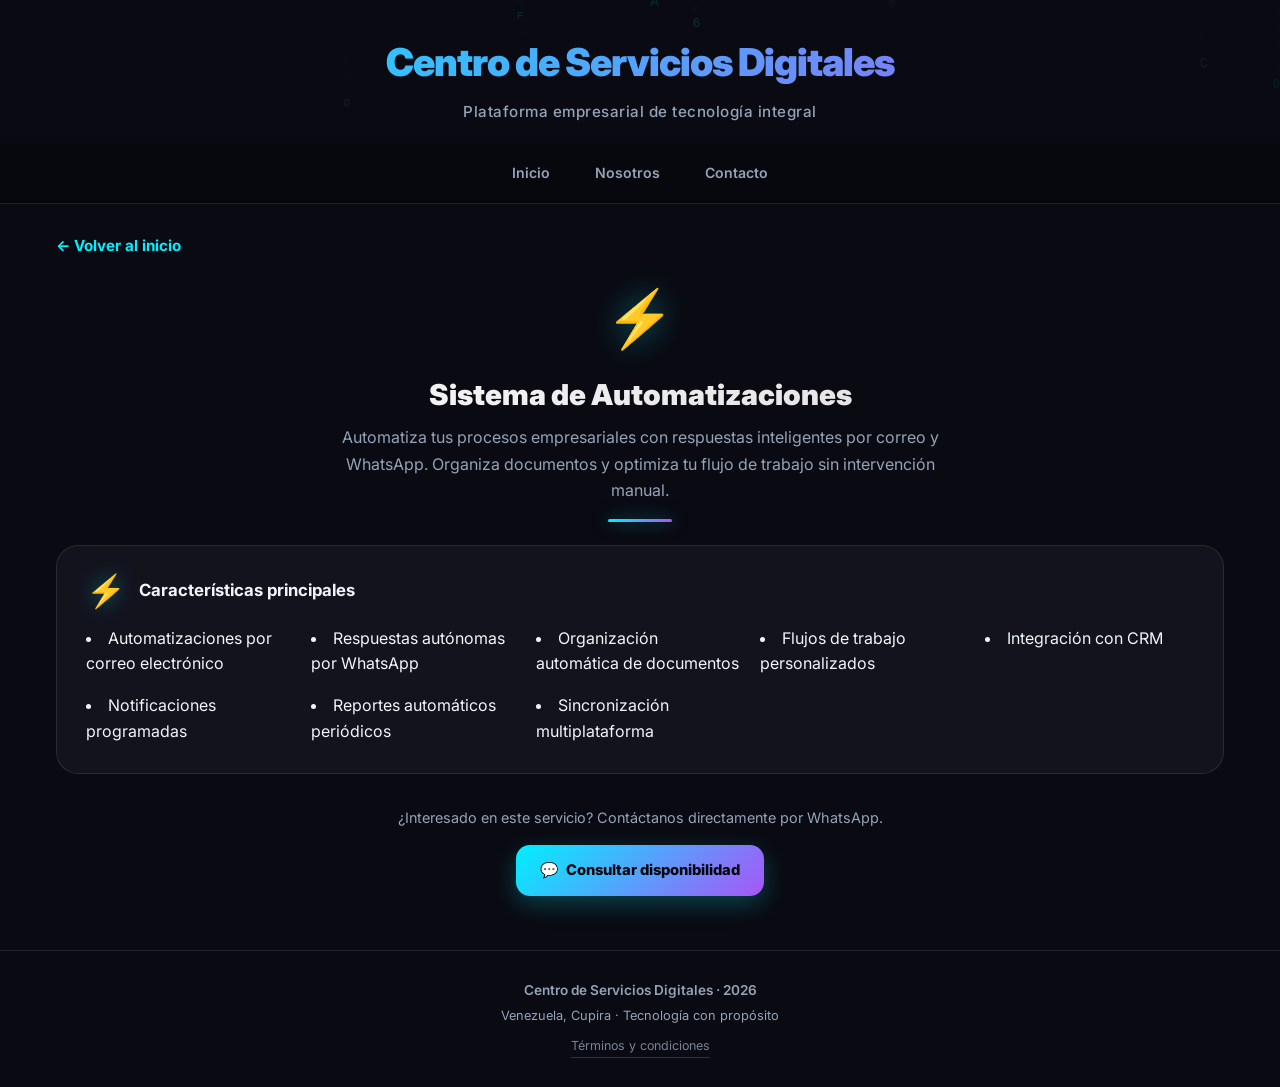
<file: automatizaciones.html>
<!DOCTYPE html>
<html lang="es">
<head>
<meta charset="UTF-8">
<meta name="viewport" content="width=device-width, initial-scale=1.0">
<meta name="description" content="Sistema de Automatizaciones - Centro de Servicios Digitales. Automatiza tus procesos empresariales con respuestas inteligentes por correo y WhatsApp. Organiza documentos y optimiza tu flujo de trabajo sin intervención manual.">
<title>Sistema de Automatizaciones | Centro de Servicios Digitales</title>
<link rel="preconnect" href="https://fonts.googleapis.com">
<link rel="preconnect" href="https://fonts.gstatic.com" crossorigin>
<link href="https://fonts.googleapis.com/css2?family=Inter:wght@300;400;500;600;700;800;900&display=swap" rel="stylesheet">
<style>
:root {
  --bg-body: #0a0a12;
  --bg-card: rgba(22,22,34,.78);
  --text-primary: #f1f5f9;
  --text-secondary: #94a3b8;
  --accent: #00f0ff;
  --accent-purple: #a855f7;
  --accent-gold: #fbbf24;
  --border: rgba(255,255,255,0.10);
  --shadow-glow: 0 0 30px rgba(0,240,255,.12);
}
* { margin:0; padding:0; box-sizing:border-box; }
html { scroll-behavior:smooth; }
html, body { height:100%; }
body {
  font-family:'Inter',-apple-system,BlinkMacSystemFont,sans-serif;
  color:var(--text-primary);
  background:var(--bg-body);
  line-height:1.6;
  -webkit-font-smoothing:antialiased;
}
#matrix {
  position:fixed; inset:0; width:100%; height:100%;
  z-index:0; pointer-events:none; opacity:.35;
}
.content { position:relative; z-index:1; }
header {
  text-align:center; padding:2rem 1rem 1.2rem;
  animation: fadeInDown .8s ease both;
}
.logo {
  font-size:2.4rem; font-weight:900; letter-spacing:-1px;
  background:linear-gradient(135deg,var(--accent),var(--accent-purple));
  -webkit-background-clip:text; -webkit-text-fill-color:transparent;
  background-clip:text; animation: glowPulse 4s ease-in-out infinite;
}
.tagline {
  margin-top:.4rem; color:var(--text-secondary);
  font-size:.95rem; letter-spacing:.5px; font-weight:500;
}
@keyframes glowPulse {
  0%,100% { filter: drop-shadow(0 0 8px rgba(0,240,255,.2)); }
  50% { filter: drop-shadow(0 0 16px rgba(168,85,247,.35)); }
}
@keyframes fadeInDown {
  from { opacity:0; transform: translateY(-12px); }
  to { opacity:1; transform: translateY(0); }
}
@keyframes fadeInUp {
  from { opacity:0; transform: translateY(16px); }
  to { opacity:1; transform: translateY(0); }
}
nav.main-nav {
  display:flex; justify-content:center; gap:.5rem;
  padding:.6rem 1rem; position:sticky; top:0;
  background:rgba(8,8,14,.82); backdrop-filter:blur(16px) saturate(1.4);
  border-bottom:1px solid var(--border); z-index:50;
  animation: fadeInDown .8s .1s ease both;
}
nav.main-nav a {
  color:var(--text-secondary); text-decoration:none;
  font-weight:600; font-size:.88rem; padding:.5rem 1.1rem;
  border-radius:999px; border:1px solid transparent;
  transition:all .3s cubic-bezier(.4,0,.2,1); cursor:pointer;
}
nav.main-nav a:hover, nav.main-nav a.active {
  color:var(--accent); border-color:rgba(0,240,255,.35);
  background:rgba(0,240,255,.07);
  box-shadow:0 0 24px rgba(0,240,255,.12), inset 0 1px 0 rgba(255,255,255,.06);
}
section {
  max-width:1200px; margin:0 auto;
  padding:1.8rem 1rem 2.4rem;
}
h2.section-title {
  font-size:1.6rem; font-weight:800; text-align:center; margin-bottom:.4rem;
  background:linear-gradient(135deg,#fff,rgba(255,255,255,.8));
  -webkit-background-clip:text; -webkit-text-fill-color:transparent; background-clip:text;
}
p.section-subtitle {
  text-align:center; color:var(--text-secondary);
  margin-bottom:1.6rem; font-size:.95rem;
}
.glow-line {
  width:64px; height:3px; margin:.5rem auto 1.4rem;
  border-radius:3px; background:linear-gradient(90deg,var(--accent),var(--accent-purple));
  box-shadow:0 0 16px rgba(0,240,255,.5);
}
.grid { display:grid; gap:1.1rem; }
.services { grid-template-columns:repeat(auto-fit,minmax(280px,1fr)); }
.card {
  background:var(--bg-card); border:1px solid var(--border);
  border-radius:20px; padding:1.4rem;
  transition:all .4s cubic-bezier(.4,0,.2,1);
  position:relative; overflow:hidden;
  animation: fadeInUp .7s ease both;
  backdrop-filter:blur(8px);
}
.card::before {
  content:''; position:absolute; inset:0;
  background:radial-gradient(circle at 50% 0%, rgba(0,240,255,.07), transparent 55%);
  opacity:0; transition:opacity .4s ease; pointer-events:none;
}
.card:hover::before { opacity:1; }
.card:hover {
  border-color:rgba(0,240,255,.3);
  transform:translateY(-4px) scale(1.01);
  box-shadow:0 20px 40px rgba(0,0,0,.45), var(--shadow-glow);
}
.card-header {
  display:flex; align-items:center; gap:.8rem;
  margin-bottom:.7rem; position:relative; z-index:1;
}
.card-icon {
  font-size:2rem; filter:drop-shadow(0 0 10px rgba(0,240,255,.4));
  line-height:1;
}
.card-title { font-weight:700; font-size:1.05rem; }
.card p {
  color:var(--text-secondary); font-size:.92rem;
  line-height:1.65; position:relative; z-index:1;
}
.card .features {
  margin-top:.7rem; padding-left:1.2rem;
  color:var(--text-secondary); font-size:.86rem;
  line-height:1.85; position:relative; z-index:1;
}
.card .features li::marker { color:var(--accent); }
.btn {
  display:inline-flex; align-items:center; justify-content:center; gap:.5rem;
  padding:.85rem 1.5rem; border-radius:14px;
  background:linear-gradient(135deg,var(--accent),var(--accent-purple));
  color:#06060e; font-weight:800; font-size:.92rem;
  text-decoration:none; border:none; cursor:pointer;
  transition:all .3s cubic-bezier(.4,0,.2,1);
  box-shadow:0 8px 24px rgba(0,240,255,.25);
  position:relative; overflow:hidden;
}
.btn::after {
  content:''; position:absolute; inset:0;
  background:linear-gradient(135deg,rgba(255,255,255,.3),transparent 55%);
  opacity:0; transition:opacity .3s ease;
}
.btn:hover::after { opacity:1; }
.btn:hover {
  transform:translateY(-2px) scale(1.03);
  box-shadow:0 14px 32px rgba(168,85,247,.35);
}
.contact-cta { text-align:center; margin:1.8rem 0; }
.service-btn {
  display:flex; align-items:center; gap:1rem;
  padding:1.2rem 1.4rem; border-radius:18px;
  background:linear-gradient(135deg,rgba(24,24,36,.85),rgba(16,16,26,.75));
  border:1px solid rgba(255,255,255,.12);
  color:var(--text-primary); cursor:pointer; text-align:left;
  transition:all .4s cubic-bezier(.4,0,.2,1);
  box-shadow:0 10px 28px rgba(0,0,0,.4), inset 0 1px 0 rgba(255,255,255,.06);
  width:100%; position:relative; overflow:hidden;
  text-decoration:none;
}
.service-btn::before {
  content:''; position:absolute; inset:0;
  background:radial-gradient(circle at 50% 0%,rgba(0,240,255,.08),transparent 60%);
  opacity:0; transition:opacity .4s ease;
}
.service-btn:hover::before { opacity:1; }
.service-btn:hover {
  border-color:rgba(0,240,255,.45);
  transform:translateY(-3px);
  box-shadow:0 18px 40px rgba(0,0,0,.5), 0 0 24px rgba(0,240,255,.1);
}
.service-icon { font-size:2rem; filter:drop-shadow(0 0 8px rgba(0,240,255,.4)); flex-shrink:0; }
.service-body { display:flex; flex-direction:column; gap:.2rem; }
.service-title { font-weight:700; font-size:1rem; }
.service-desc { color:var(--text-secondary); font-size:.88rem; line-height:1.5; }
.service-btn-inventario { border-color:rgba(0,234,255,.3); }
.service-btn-inventario:hover { border-color:rgba(0,234,255,.6); box-shadow:0 0 28px rgba(0,240,255,.15), 0 18px 40px rgba(0,0,0,.45); }
.service-btn-impresiones { border-color:rgba(176,38,255,.3); }
.service-btn-impresiones:hover { border-color:rgba(176,38,255,.6); box-shadow:0 0 28px rgba(168,85,247,.15), 0 18px 40px rgba(0,0,0,.45); }
.service-btn-automatizaciones { border-color:rgba(255,80,80,.3); }
.service-btn-automatizaciones:hover { border-color:rgba(255,80,80,.6); box-shadow:0 0 28px rgba(255,80,80,.15), 0 18px 40px rgba(0,0,0,.45); }
.service-btn-ecommerce { border-color:rgba(0,220,120,.3); }
.service-btn-ecommerce:hover { border-color:rgba(0,220,120,.6); box-shadow:0 0 28px rgba(0,220,120,.15), 0 18px 40px rgba(0,0,0,.45); }
.service-btn-video { border-color:rgba(255,160,0,.3); }
.service-btn-video:hover { border-color:rgba(255,160,0,.6); box-shadow:0 0 28px rgba(255,160,0,.15), 0 18px 40px rgba(0,0,0,.45); }
.service-btn-proyectos { border-color:rgba(255,210,0,.3); }
.service-btn-proyectos:hover { border-color:rgba(255,210,0,.6); box-shadow:0 0 28px rgba(255,210,0,.15), 0 18px 40px rgba(0,0,0,.45); }
.social-card {
  display:flex; align-items:center; gap:1rem;
  padding:1.2rem 1.4rem; border-radius:20px;
  background:linear-gradient(135deg,rgba(24,24,36,.88),rgba(16,16,26,.78));
  border:1px solid rgba(255,255,255,.12);
  color:var(--text-primary); text-decoration:none;
  transition:all .4s cubic-bezier(.4,0,.2,1);
  box-shadow:0 10px 28px rgba(0,0,0,.4), inset 0 1px 0 rgba(255,255,255,.06);
  position:relative; overflow:hidden;
}
.social-card:hover { transform:translateY(-4px); }
.social-icon-wrap {
  width:52px; height:52px; border-radius:16px;
  background:rgba(255,255,255,.06); border:1px solid rgba(255,255,255,.12);
  display:flex; align-items:center; justify-content:center; flex-shrink:0;
  box-shadow:inset 0 1px 0 rgba(255,255,255,.12), 0 8px 20px rgba(0,0,0,.35);
}
.social-icon { font-size:1.6rem; }
.social-info { display:flex; flex-direction:column; gap:.15rem; }
.social-title { font-weight:800; font-size:1.05rem; }
.social-handle { color:var(--text-secondary); font-size:.88rem; }
.social-arrow { margin-left:auto; color:var(--text-secondary); font-size:1.3rem; transition:all .3s ease; }
.social-card:hover .social-arrow { color:#fff; transform:translateX(5px); }
.tiktok-card:hover { border-color:rgba(255,0,128,.6); box-shadow:0 0 36px rgba(255,0,128,.18), 0 18px 40px rgba(0,0,0,.45); }
.tiktok-card .social-icon { filter:drop-shadow(0 0 10px rgba(255,0,128,.6)); }
.facebook-card:hover { border-color:rgba(24,119,242,.6); box-shadow:0 0 36px rgba(24,119,242,.18), 0 18px 40px rgba(0,0,0,.45); }
.facebook-card .social-icon { filter:drop-shadow(0 0 10px rgba(24,119,242,.6)); }
.story-card {
  position:relative; background:rgba(18,16,12,.8);
  border:1px solid rgba(255,255,255,.1); border-radius:24px;
  padding:2.2rem 2rem 2.4rem; isolation:isolate; overflow:hidden;
  box-shadow:inset 0 1px 0 rgba(255,255,255,.06), 0 24px 60px rgba(0,0,0,.55);
}
.story-card::before {
  content:''; position:absolute; inset:0;
  background: repeating-linear-gradient(0deg,transparent,transparent 3px,rgba(0,0,0,.08) 4px),
             repeating-linear-gradient(90deg,transparent,transparent 3px,rgba(0,0,0,.08) 4px);
  pointer-events:none; z-index:0;
}
.story-card::after {
  content:''; position:absolute; inset:0;
  background:radial-gradient(circle at 50% 0%,rgba(255,210,120,.1),transparent 55%);
  pointer-events:none; z-index:0;
}
.story-mark { position:relative; z-index:1; display:flex; align-items:center; gap:10px; margin:1.2rem 0; }
.story-mark-line { flex:1; height:1px; background:rgba(255,255,255,.2); box-shadow:0 0 10px rgba(255,210,120,.2); }
.story-mark-dot { width:10px; height:10px; border-radius:50%; background:var(--accent-gold); box-shadow:0 0 14px rgba(255,215,0,.8); }
.story-title { position:relative; z-index:1; text-align:center; font-size:1.7rem; font-weight:900; letter-spacing:-.3px; background:linear-gradient(135deg,#fff,rgba(255,255,255,.85)); -webkit-background-clip:text; -webkit-text-fill-color:transparent; background-clip:text; margin-bottom:1.2rem; filter:drop-shadow(0 0 14px rgba(255,210,120,.3)); }
.story-text { position:relative; z-index:1; color:var(--text-secondary); font-size:1rem; line-height:1.85; margin-bottom:1rem; text-wrap:pretty; font-style:italic; }
.story-text strong { color:#fff; font-style:normal; font-weight:700; }
.back-link {
  display:inline-flex; align-items:center; gap:.4rem;
  margin-bottom:1rem; color:var(--accent);
  font-weight:700; font-size:.95rem;
  transition:all .25s ease; text-decoration:none;
}
.back-link:hover { text-shadow:0 0 14px rgba(0,240,255,.55); transform:translateX(-3px); }
.footer {
  text-align:center; padding:1.8rem 1rem;
  color:var(--text-secondary); font-size:.85rem;
  border-top:1px solid var(--border); position:relative; z-index:1;
}
.footer a.terms-link {
  display:inline-block; margin-top:.6rem; font-size:.78rem;
  color:var(--text-secondary); text-decoration:none;
  border-bottom:1px solid rgba(255,255,255,.2); padding-bottom:1px;
  opacity:.8; transition:all .2s ease;
}
.footer a.terms-link:hover { color:var(--accent); border-bottom-color:var(--accent); }
@keyframes barPulse {
  0%,100% { opacity:.95; transform: scaleY(1); transform-origin: bottom; }
  50% { opacity:1; transform: scaleY(1.04); transform-origin: bottom; }
}
input, textarea {
  background:rgba(255,255,255,.04); border:1px solid var(--border);
  border-radius:14px; padding:.8rem 1.1rem;
  color:var(--text-primary); font-family:inherit; font-size:.95rem;
  outline:none; transition:all .3s ease; width:100%;
}
input:focus, textarea:focus {
  border-color:rgba(0,240,255,.45);
  box-shadow:0 0 16px rgba(0,240,255,.1), inset 0 1px 0 rgba(255,255,255,.04);
  background:rgba(255,255,255,.06);
}
::placeholder { color:rgba(148,163,184,.6); }
@media (max-width:768px) {
  .logo { font-size:1.8rem; }
  .services { grid-template-columns:1fr; }
  nav.main-nav { gap:.3rem; padding:.5rem; }
  nav.main-nav a { font-size:.8rem; padding:.4rem .8rem; }
  .story-card { padding:1.6rem 1.2rem; }
}
.delay-1 { animation-delay:.05s; }
.delay-2 { animation-delay:.1s; }
.delay-3 { animation-delay:.15s; }
.delay-4 { animation-delay:.2s; }
.delay-5 { animation-delay:.25s; }
.delay-6 { animation-delay:.3s; }

/* ===== SERVICE PAGE SPECIFIC ===== */
.service-hero {
  text-align:center; margin-bottom:1.2rem;
  animation: fadeInUp .7s ease both;
}
.service-hero-icon {
  font-size:3.5rem; margin-bottom:.5rem;
  filter:drop-shadow(0 0 16px rgba(0,240,255,.4));
  display:inline-block;
  animation: floatIcon 3s ease-in-out infinite;
}
@keyframes floatIcon {
  0%,100% { transform: translateY(0); }
  50% { transform: translateY(-6px); }
}
.service-hero-title {
  font-size:1.8rem; font-weight:900;
  background:linear-gradient(135deg,#fff,rgba(255,255,255,.85));
  -webkit-background-clip:text; -webkit-text-fill-color:transparent; background-clip:text;
  margin-bottom:.4rem;
}
.service-hero-desc {
  color:var(--text-secondary); font-size:1rem; max-width:600px;
  margin:0 auto 1rem; line-height:1.65;
}
.service-detail-card {
  background:var(--bg-card); border:1px solid var(--border);
  border-radius:22px; padding:1.8rem;
  transition:all .4s ease; position:relative; overflow:hidden;
  animation: fadeInUp .7s .1s ease both;
}
.service-detail-card:hover {
  border-color:rgba(0,240,255,.3);
  box-shadow:0 20px 45px rgba(0,0,0,.45), 0 0 20px rgba(0,240,255,.08);
}
.service-detail-card::before {
  content:''; position:absolute; inset:0;
  background:radial-gradient(circle at 50% 0%, rgba(0,240,255,.06), transparent 55%);
  opacity:0; transition:opacity .4s ease; pointer-events:none;
}
.service-detail-card:hover::before { opacity:1; }
.feature-grid {
  display:grid; grid-template-columns:repeat(auto-fit,minmax(200px,1fr)); gap:1rem;
  margin-top:1.2rem;
}
.feature-item {
  background:rgba(255,255,255,.04); border:1px solid rgba(255,255,255,.08);
  border-radius:14px; padding:1rem 1.2rem;
  display:flex; align-items:center; gap:.7rem;
  transition:all .3s ease;
}
.feature-item:hover {
  background:rgba(0,240,255,.06); border-color:rgba(0,240,255,.25);
  transform:translateX(4px);
}
.feature-check {
  width:24px; height:24px; border-radius:50%;
  background:linear-gradient(135deg,var(--accent),var(--accent-purple));
  display:flex; align-items:center; justify-content:center;
  font-size:.75rem; color:#06060e; font-weight:900; flex-shrink:0;
}
.feature-text { color:var(--text-secondary); font-size:.88rem; font-weight:500; }
.cta-section {
  text-align:center; margin:2rem 0 1rem;
  animation: fadeInUp .7s .2s ease both;
}
.cta-section p {
  color:var(--text-secondary); font-size:.9rem; margin-bottom:1rem;
}
</style>
</head>
<body>

<canvas id="matrix"></canvas>

<div class="content">

<header>
  <div class="logo">Centro de Servicios Digitales</div>
  <div class="tagline">Plataforma empresarial de tecnología integral</div>
</header>

<nav class="main-nav">
  <a href="index.html">Inicio</a>
  <a href="nosotros.html">Nosotros</a>
  <a href="contacto.html">Contacto</a>
</nav>

<section>
  <a class="back-link" href="index.html">← Volver al inicio</a>

  <div class="service-hero">
    <div class="service-hero-icon">⚡</div>
    <h1 class="service-hero-title">Sistema de Automatizaciones</h1>
    <p class="service-hero-desc">Automatiza tus procesos empresariales con respuestas inteligentes por correo y WhatsApp. Organiza documentos y optimiza tu flujo de trabajo sin intervención manual.</p>
    <div class="glow-line"></div>
  </div>

  <div class="service-detail-card">
    <div class="card-header">
      <div class="card-icon">⚡</div>
      <div class="card-title">Características principales</div>
    </div>
    <div class="feature-grid">
      <li>Automatizaciones por correo electrónico</li><li>Respuestas autónomas por WhatsApp</li><li>Organización automática de documentos</li><li>Flujos de trabajo personalizados</li><li>Integración con CRM</li><li>Notificaciones programadas</li><li>Reportes automáticos periódicos</li><li>Sincronización multiplataforma</li>
    </div>
  </div>

  <div class="cta-section">
    <p>¿Interesado en este servicio? Contáctanos directamente por WhatsApp.</p>
    <a class="btn" href="https://wa.me/5804242138320" target="_blank" rel="noopener">
      <span>💬</span> Consultar disponibilidad
    </a>
  </div>
</section>

<footer class="footer">
  <div style="font-weight:600;">Centro de Servicios Digitales · 2026</div>
  <div style="font-size:.8rem;margin-top:.3rem;">Venezuela, Cupira · Tecnología con propósito</div>
  <a href="terminos.html" class="terms-link">Términos y condiciones</a>
</footer>

</div>

<script>
function initMatrix() {
  const canvas = document.getElementById('matrix');
  const ctx = canvas.getContext('2d');
  let width, height;
  const drops = [];
  const chars = '0123456789ABCDEF';

  function resize() {
    width = canvas.width = window.innerWidth;
    height = canvas.height = window.innerHeight;
  }

  class Drop {
    constructor() { this.reset(true); }
    reset(initial) {
      this.x = Math.random() * width;
      this.y = initial ? Math.random() * -height : -20;
      this.speed = Math.random() * 1.2 + 0.8;
      this.char = chars[Math.floor(Math.random() * chars.length)];
      this.opacity = Math.random() * 0.3 + 0.2;
      this.size = Math.random() * 4 + 10;
      this.trail = Math.floor(Math.random() * 5 + 3);
    }
    update() {
      this.y += this.speed;
      if (this.y > height + 30) this.reset(false);
      if (Math.random() > 0.99) {
        this.char = chars[Math.floor(Math.random() * chars.length)];
      }
    }
    draw() {
      ctx.font = this.size + 'px monospace';
      ctx.fillStyle = `rgba(0,240,255,${this.opacity})`;
      ctx.fillText(this.char, this.x, this.y);
      ctx.fillStyle = `rgba(0,240,255,${this.opacity * 0.22})`;
      for (let i = 1; i < this.trail; i++) {
        ctx.fillText(this.char, this.x, this.y - i * 14);
      }
    }
  }

  function init() {
    resize();
    const count = width < 768 ? 20 : 40;
    drops.length = 0;
    for (let i = 0; i < count; i++) drops.push(new Drop());
  }

  function animate() {
    ctx.clearRect(0, 0, width, height);
    drops.forEach(d => { d.update(); d.draw(); });
    requestAnimationFrame(animate);
  }

  init(); animate();

  let timeout;
  window.addEventListener('resize', () => {
    clearTimeout(timeout);
    timeout = setTimeout(() => {
      resize();
      const target = width < 768 ? 20 : 40;
      while (drops.length > target) drops.pop();
      while (drops.length < target) drops.push(new Drop());
    }, 200);
  });
}
initMatrix();
</script>
</body>
</html>
</file>
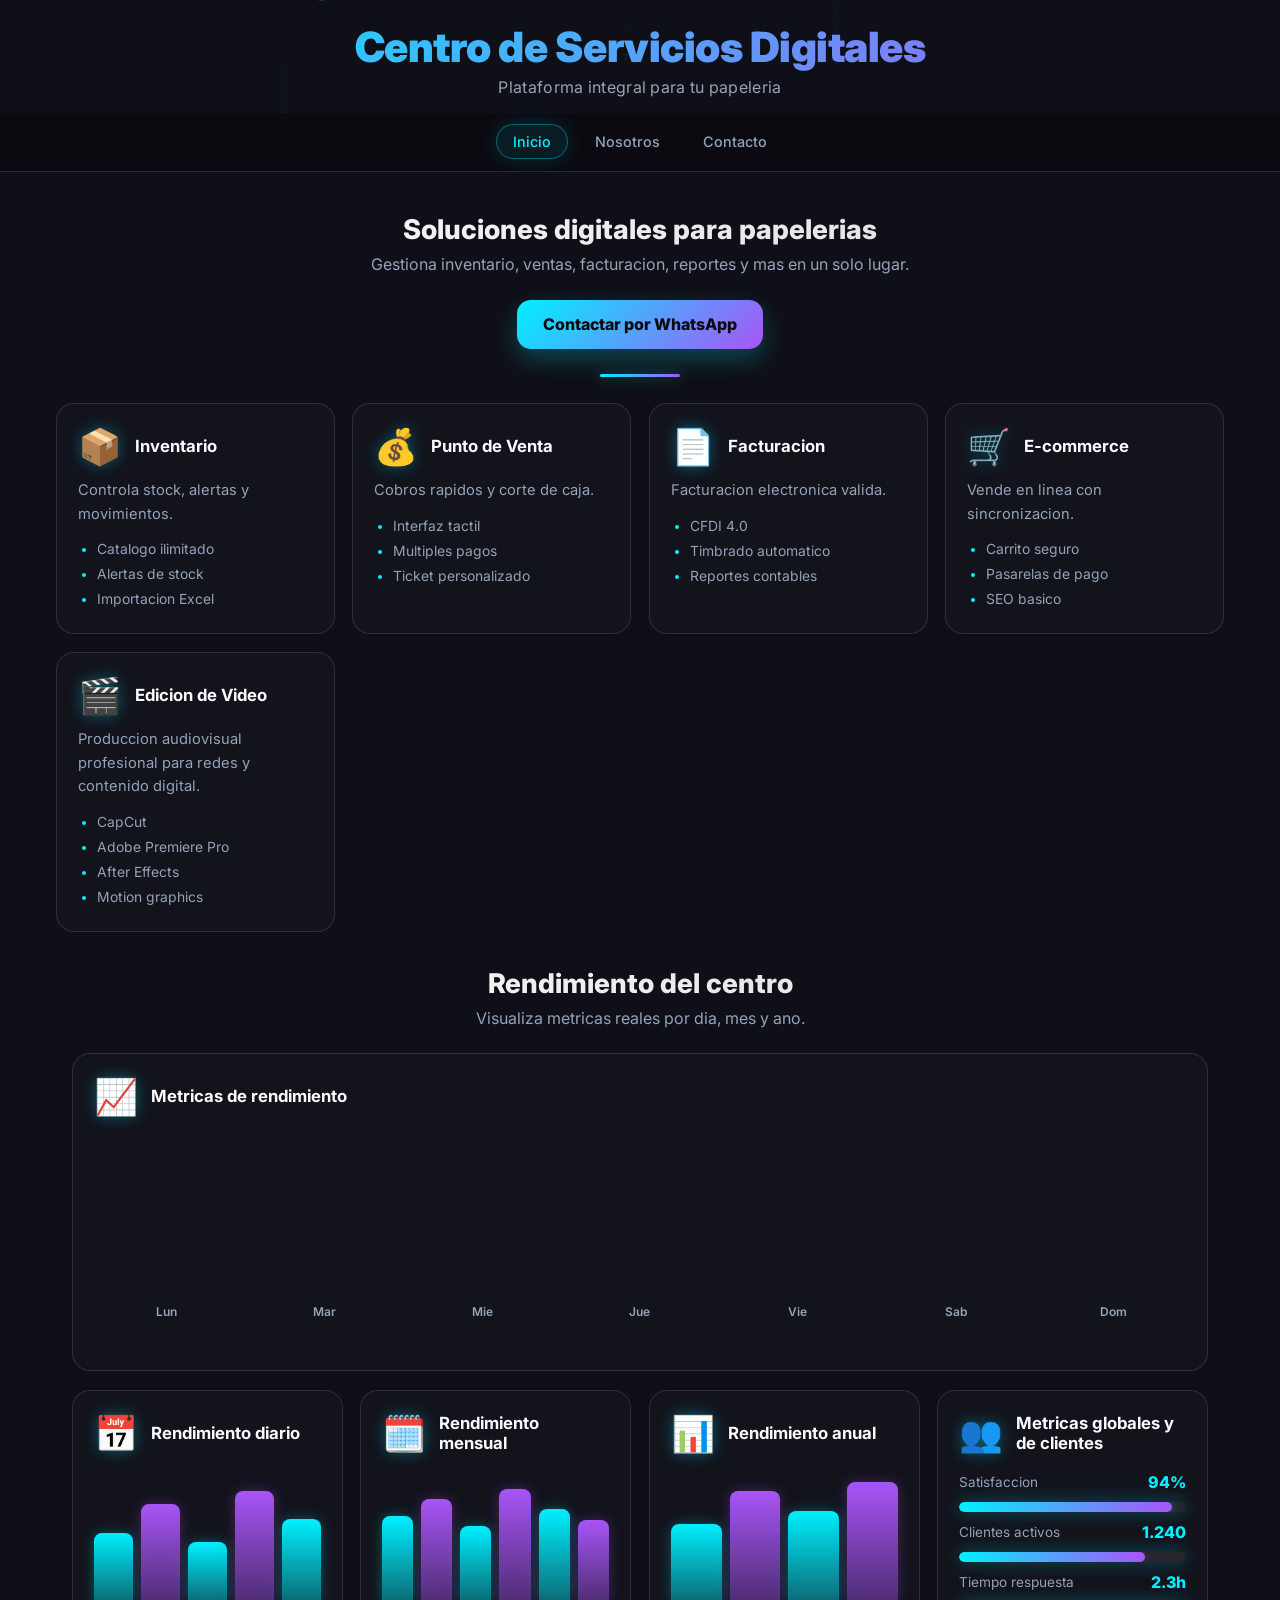
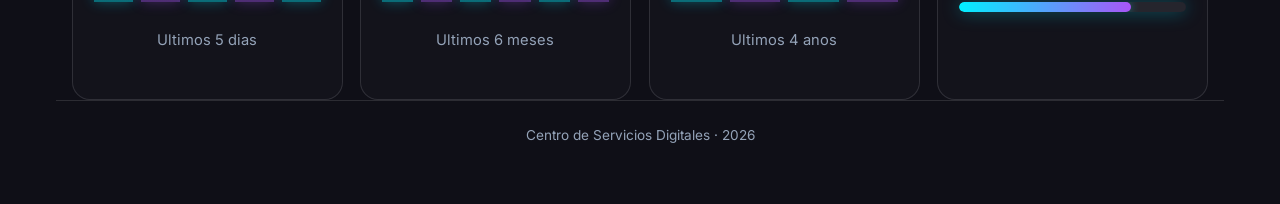
<file: centro_servicios_digitales_saas.html>
<!DOCTYPE html>
<html lang="es">
<head>
<meta charset="UTF-8">
<meta name="viewport" content="width=device-width, initial-scale=1.0">
<title>Centro de Servicios Digitales - Papeleria</title>
<link rel="preconnect" href="https://fonts.googleapis.com">
<link rel="preconnect" href="https://fonts.gstatic.com" crossorigin>
<link href="https://fonts.googleapis.com/css2?family=Inter:wght@300;400;500;600;700;800;900&display=swap" rel="stylesheet">
<style>
:root {
  --bg-body: #0f0f17;
  --bg-card: rgba(20,20,29,.75);
  --text-primary: #f8fafc;
  --text-secondary: #94a3b8;
  --accent: #00f0ff;
  --accent-purple: #a855f7;
  --border: rgba(255,255,255,0.12);
}
* { margin:0; padding:0; box-sizing:border-box; }
html, body { height:100%; }
body {
  font-family:'Inter',sans-serif;
  color:var(--text-primary);
  background:var(--bg-body);
}
#matrix {
  position:fixed;
  inset:0;
  width:100%;
  height:100%;
  z-index:0;
  pointer-events:none;
  will-change:transform;
}
.content {
  position:relative;
  z-index:1;
}
header {
  text-align:center;
  padding:1.4rem 1rem 1rem;
  animation: fadeInDown .8s ease;
}
.logo {
  font-size:2.6rem;
  font-weight:900;
  letter-spacing:-0.5px;
  background:linear-gradient(135deg,var(--accent),var(--accent-purple));
  -webkit-background-clip:text;
  -webkit-text-fill-color:transparent;
  background-clip:text;
  animation: glowPulse 4s ease-in-out infinite;
}
.tagline {
  margin-top:.3rem;
  color:var(--text-secondary);
  font-size:1rem;
  letter-spacing:.3px;
}
@keyframes glowPulse {
  0%,100% { filter: drop-shadow(0 0 6px rgba(0,240,255,.15)); }
  50% { filter: drop-shadow(0 0 12px rgba(168,85,247,.25)); }
}
@keyframes fadeInDown {
  from { opacity:0; transform: translateY(-5px); }
  to { opacity:1; transform: translateY(0); }
}
nav.main-nav {
  display:flex;
  justify-content:center;
  gap:.6rem;
  padding:.7rem 1rem;
  position:sticky;
  top:0;
  background:rgba(10,10,15,.75);
  backdrop-filter:blur(8px);
  border-bottom:1px solid var(--border);
  z-index:50;
  animation: fadeInDown .8s ease;
}
nav.main-nav a {
  color:var(--text-secondary);
  text-decoration:none;
  font-weight:500;
  font-size:.9rem;
  padding:.5rem 1rem;
  border-radius:999px;
  border:1px solid transparent;
  transition:all .25s ease;
  cursor:pointer;
}
nav.main-nav a:hover, nav.main-nav a.active {
  color:var(--accent);
  border-color:rgba(0,240,255,.35);
  background:rgba(0,240,255,.08);
  box-shadow:0 0 20px rgba(0,240,255,.15);
}
section {
  max-width:1200px;
  margin:0 auto;
  padding:1.6rem 1rem 2.2rem;
}
h2.section-title {
  font-size:1.7rem;
  font-weight:800;
  text-align:center;
  margin-bottom:.5rem;
  background:linear-gradient(135deg,#fff,rgba(255,255,255,.85));
  -webkit-background-clip:text;
  -webkit-text-fill-color:transparent;
  background-clip:text;
}
p.section-subtitle {
  text-align:center;
  color:var(--text-secondary);
  margin-bottom:1.6rem;
}
.grid {
  display:grid;
  gap:1.1rem;
}
.services {
  grid-template-columns:repeat(auto-fit,minmax(260px,1fr));
}
.card {
  background:rgba(20,20,29,.8);
  border:1px solid var(--border);
  border-radius:18px;
  padding:1.3rem;
  transition:all .35s ease;
  cursor:pointer;
  position:relative;
  overflow:hidden;
  animation: fadeInUp .7s ease backwards;
  will-change:transform,opacity;
}
.card:nth-child(1){animation-delay:.05s}
.card:nth-child(2){animation-delay:.1s}
.card:nth-child(3){animation-delay:.15s}
.card:nth-child(4){animation-delay:.2s}
.card:nth-child(5){animation-delay:.25s}
.card:nth-child(6){animation-delay:.3s}
.card:nth-child(7){animation-delay:.35s}
@keyframes fadeInUp {
  from { opacity:0; transform: translateY(10px); }
  to { opacity:1; transform: translateY(0); }
}
@keyframes barPulse {
  0%,100% { opacity:.9; transform: scaleY(1); transform-origin: bottom; }
  50% { opacity:1; transform: scaleY(1.03); transform-origin: bottom; }
}
.card::before {
  content:'';
  position:absolute;
  inset:0;
  background:radial-gradient(circle at 50% 0%, rgba(0,240,255,.08), transparent 50%);
  opacity:0;
  transition:opacity .35s ease;
}
.card:hover::before { opacity:1; }
.card:hover {
  border-color:rgba(0,240,255,.5);
  transform:translateY(-5px) scale(1.01);
  box-shadow:0 15px 30px rgba(0,0,0,.4), 0 0 15px rgba(0,240,255,.12);
}
.card-header {
  display:flex;
  align-items:center;
  gap:.8rem;
  margin-bottom:.7rem;
  position:relative;
  z-index:1;
}
.card-icon {
  font-size:2.2rem;
  filter: drop-shadow(0 0 8px rgba(0,240,255,.35));
}
.card-title {
  font-weight:700;
  font-size:1.05rem;
}
.card p {
  color:var(--text-secondary);
  font-size:.92rem;
  line-height:1.6;
  position:relative;
  z-index:1;
}
.card .features {
  margin-top:.7rem;
  padding-left:1.2rem;
  color:var(--text-secondary);
  font-size:.87rem;
  line-height:1.8;
  position:relative;
  z-index:1;
}
.card .features li::marker { color:var(--accent); }
.contact-cta {
  text-align:center;
  margin:1.6rem 0;
}
.btn {
  display:inline-flex;
  align-items:center;
  gap:.6rem;
  padding:.9rem 1.6rem;
  border-radius:14px;
  background:linear-gradient(135deg,var(--accent),var(--accent-purple));
  color:#0a0a0f;
  font-weight:800;
  text-decoration:none;
  border:none;
  cursor:pointer;
  transition:all .3s ease;
  box-shadow:0 10px 25px rgba(0,240,255,.25);
  position:relative;
  overflow:hidden;
}
.btn::after {
  content:'';
  position:absolute;
  inset:0;
  background:linear-gradient(135deg,rgba(255,255,255,.25),transparent 60%);
  opacity:0;
  transition:opacity .3s ease;
}
.btn:hover::after { opacity:1; }
.btn:hover {
  transform:translateY(-2px) scale(1.02);
  box-shadow:0 18px 35px rgba(168,85,247,.35);
}
.footer {
  text-align:center;
  padding:1.6rem 1rem;
  color:var(--text-secondary);
  font-size:.85rem;
  border-top:1px solid var(--border);
  position:relative;
  z-index:1;
}
.section-view { display:none; }
.section-view.active { display:block; }
#servicio-detalle .back-link {
  display:inline-flex;
  align-items:center;
  gap:.4rem;
  margin-bottom:1rem;
  color:var(--accent);
  cursor:pointer;
  font-weight:700;
  transition:all .2s ease;
}
#servicio-detalle .back-link:hover {
  text-shadow:0 0 12px rgba(0,240,255,.6);
}
.glow-line {
  width:80px;
  height:3px;
  margin:.6rem auto 1.2rem;
  border-radius:3px;
  background:linear-gradient(90deg,var(--accent),var(--accent-purple));
  box-shadow:0 0 14px rgba(0,240,255,.45);
}
@media (max-width:768px) {
  .logo { font-size:1.9rem; }
  .services { grid-template-columns:1fr; }
}
</style>
</head>
<body>

<canvas id="matrix" style="opacity:.4"></canvas>

<div class="content">

<header>
  <div class="logo">Centro de Servicios Digitales</div>
  <div class="tagline">Plataforma integral para tu papeleria</div>
</header>

<nav class="main-nav">
  <a class="active" onclick="showSection('inicio')">Inicio</a>
  <a onclick="showSection('nosotros')">Nosotros</a>
  <a onclick="showSection('contacto')">Contacto</a>
</nav>

<section id="inicio" class="section-view active">
  <div style="text-align:center;margin:1rem 0 1.6rem;">
    <h2 class="section-title">Soluciones digitales para papelerias</h2>
    <p class="section-subtitle">Gestiona inventario, ventas, facturacion, reportes y mas en un solo lugar.</p>
    <div class="contact-cta">
      <a class="btn" href="https://wa.me/5804242138320" target="_blank" rel="noopener">Contactar por WhatsApp</a>
    </div>
    <div class="glow-line"></div>
  </div>

  <div class="grid services">
    <div class="card" onclick="showService('inventario')">
      <div class="card-header"><div class="card-icon">📦</div><div class="card-title">Inventario</div></div>
      <p>Controla stock, alertas y movimientos.</p>
      <ul class="features"><li>Catalogo ilimitado</li><li>Alertas de stock</li><li>Importacion Excel</li></ul>
    </div>
    <div class="card" onclick="showService('ventas')">
      <div class="card-header"><div class="card-icon">💰</div><div class="card-title">Punto de Venta</div></div>
      <p>Cobros rapidos y corte de caja.</p>
      <ul class="features"><li>Interfaz tactil</li><li>Multiples pagos</li><li>Ticket personalizado</li></ul>
    </div>
    <div class="card" onclick="showService('factura')">
      <div class="card-header"><div class="card-icon">📄</div><div class="card-title">Facturacion</div></div>
      <p>Facturacion electronica valida.</p>
      <ul class="features"><li>CFDI 4.0</li><li>Timbrado automatico</li><li>Reportes contables</li></ul>
    </div>
    <div class="card" onclick="showService('ecommerce')">
      <div class="card-header"><div class="card-icon">🛒</div><div class="card-title">E-commerce</div></div>
      <p>Vende en linea con sincronizacion.</p>
      <ul class="features"><li>Carrito seguro</li><li>Pasarelas de pago</li><li>SEO basico</li></ul>
    </div>
    <div class="card" onclick="showService('video')">
      <div class="card-header"><div class="card-icon">🎬</div><div class="card-title">Edicion de Video</div></div>
      <p>Produccion audiovisual profesional para redes y contenido digital.</p>
      <ul class="features"><li>CapCut</li><li>Adobe Premiere Pro</li><li>After Effects</li><li>Motion graphics</li></ul>
    </div>
  </div>

  <div style="max-width:1200px;margin:2.2rem auto 0;padding:0 1rem;">
    <h2 class="section-title">Rendimiento del centro</h2>
    <p class="section-subtitle">Visualiza metricas reales por dia, mes y ano.</p>

    <div class="card" style="margin-bottom:1.2rem;">
      <div class="card-header"><div class="card-icon">📈</div><div class="card-title">Metricas de rendimiento</div></div>
      <div style="display:flex;align-items:flex-end;gap:12px;height:220px;padding:10px 0 30px;position:relative;z-index:1;">
        <div style="flex:1;display:flex;flex-direction:column;align-items:center;gap:6px;">
          <div style="width:100%;max-width:70px;background:linear-gradient(180deg,#00f0ff,#00f0ff66);border-radius:10px 10px 0 0;height:75%;box-shadow:0 0 18px rgba(0,240,255,.35);animation:barPulse 3s ease-in-out infinite;"></div>
          <span style="color:var(--text-secondary);font-size:.75rem;font-weight:600;">Lun</span>
        </div>
        <div style="flex:1;display:flex;flex-direction:column;align-items:center;gap:6px;">
          <div style="width:100%;max-width:70px;background:linear-gradient(180deg,#a855f7,#a855f766);border-radius:10px 10px 0 0;height:92%;box-shadow:0 0 18px rgba(168,85,247,.35);animation:barPulse 3s ease-in-out infinite .2s;"></div>
          <span style="color:var(--text-secondary);font-size:.75rem;font-weight:600;">Mar</span>
        </div>
        <div style="flex:1;display:flex;flex-direction:column;align-items:center;gap:6px;">
          <div style="width:100%;max-width:70px;background:linear-gradient(180deg,#00f0ff,#00f0ff66);border-radius:10px 10px 0 0;height:60%;box-shadow:0 0 18px rgba(0,240,255,.35);animation:barPulse 3s ease-in-out infinite .4s;"></div>
          <span style="color:var(--text-secondary);font-size:.75rem;font-weight:600;">Mie</span>
        </div>
        <div style="flex:1;display:flex;flex-direction:column;align-items:center;gap:6px;">
          <div style="width:100%;max-width:70px;background:linear-gradient(180deg,#a855f7,#a855f766);border-radius:10px 10px 0 0;height:84%;box-shadow:0 0 18px rgba(168,85,247,.35);animation:barPulse 3s ease-in-out infinite .6s;"></div>
          <span style="color:var(--text-secondary);font-size:.75rem;font-weight:600;">Jue</span>
        </div>
        <div style="flex:1;display:flex;flex-direction:column;align-items:center;gap:6px;">
          <div style="width:100%;max-width:70px;background:linear-gradient(180deg,#00f0ff,#00f0ff66);border-radius:10px 10px 0 0;height:95%;box-shadow:0 0 18px rgba(0,240,255,.35);animation:barPulse 3s ease-in-out infinite .8s;"></div>
          <span style="color:var(--text-secondary);font-size:.75rem;font-weight:600;">Vie</span>
        </div>
        <div style="flex:1;display:flex;flex-direction:column;align-items:center;gap:6px;">
          <div style="width:100%;max-width:70px;background:linear-gradient(180deg,#a855f7,#a855f766);border-radius:10px 10px 0 0;height:70%;box-shadow:0 0 18px rgba(168,85,247,.35);animation:barPulse 3s ease-in-out infinite 1s;"></div>
          <span style="color:var(--text-secondary);font-size:.75rem;font-weight:600;">Sab</span>
        </div>
        <div style="flex:1;display:flex;flex-direction:column;align-items:center;gap:6px;">
          <div style="width:100%;max-width:70px;background:linear-gradient(180deg,#00f0ff,#00f0ff66);border-radius:10px 10px 0 0;height:50%;box-shadow:0 0 18px rgba(0,240,255,.35);animation:barPulse 3s ease-in-out infinite 1.2s;"></div>
          <span style="color:var(--text-secondary);font-size:.75rem;font-weight:600;">Dom</span>
        </div>
      </div>
    </div>

    <div style="display:grid;grid-template-columns:repeat(auto-fit,minmax(260px,1fr));gap:1.1rem;">
      <div class="card">
        <div class="card-header"><div class="card-icon">📅</div><div class="card-title">Rendimiento diario</div></div>
        <div style="display:flex;align-items:flex-end;gap:8px;height:160px;padding:10px 0 24px;position:relative;z-index:1;">
          <div style="flex:1;background:linear-gradient(180deg,#00f0ff,#00f0ff66);border-radius:8px 8px 0 0;height:55%;box-shadow:0 0 14px rgba(0,240,255,.3);animation:barPulse 3s ease-in-out infinite 0s;"></div>
          <div style="flex:1;background:linear-gradient(180deg,#a855f7,#a855f766);border-radius:8px 8px 0 0;height:78%;box-shadow:0 0 14px rgba(168,85,247,.3);animation:barPulse 3s ease-in-out infinite .15s;"></div>
          <div style="flex:1;background:linear-gradient(180deg,#00f0ff,#00f0ff66);border-radius:8px 8px 0 0;height:48%;box-shadow:0 0 14px rgba(0,240,255,.3);animation:barPulse 3s ease-in-out infinite .3s;"></div>
          <div style="flex:1;background:linear-gradient(180deg,#a855f7,#a855f766);border-radius:8px 8px 0 0;height:88%;box-shadow:0 0 14px rgba(168,85,247,.3);animation:barPulse 3s ease-in-out infinite .45s;"></div>
          <div style="flex:1;background:linear-gradient(180deg,#00f0ff,#00f0ff66);border-radius:8px 8px 0 0;height:66%;box-shadow:0 0 14px rgba(0,240,255,.3);animation:barPulse 3s ease-in-out infinite .6s;"></div>
        </div>
        <p class="section-subtitle" style="margin-top:.2rem;">Ultimos 5 dias</p>
      </div>

      <div class="card">
        <div class="card-header"><div class="card-icon">🗓️</div><div class="card-title">Rendimiento mensual</div></div>
        <div style="display:flex;align-items:flex-end;gap:8px;height:160px;padding:10px 0 24px;position:relative;z-index:1;">
          <div style="flex:1;background:linear-gradient(180deg,#00f0ff,#00f0ff66);border-radius:8px 8px 0 0;height:68%;box-shadow:0 0 14px rgba(0,240,255,.3);animation:barPulse 3s ease-in-out infinite 0s;"></div>
          <div style="flex:1;background:linear-gradient(180deg,#a855f7,#a855f766);border-radius:8px 8px 0 0;height:82%;box-shadow:0 0 14px rgba(168,85,247,.3);animation:barPulse 3s ease-in-out infinite .15s;"></div>
          <div style="flex:1;background:linear-gradient(180deg,#00f0ff,#00f0ff66);border-radius:8px 8px 0 0;height:60%;box-shadow:0 0 14px rgba(0,240,255,.3);animation:barPulse 3s ease-in-out infinite .3s;"></div>
          <div style="flex:1;background:linear-gradient(180deg,#a855f7,#a855f766);border-radius:8px 8px 0 0;height:90%;box-shadow:0 0 14px rgba(168,85,247,.3);animation:barPulse 3s ease-in-out infinite .45s;"></div>
          <div style="flex:1;background:linear-gradient(180deg,#00f0ff,#00f0ff66);border-radius:8px 8px 0 0;height:74%;box-shadow:0 0 14px rgba(0,240,255,.3);animation:barPulse 3s ease-in-out infinite .6s;"></div>
          <div style="flex:1;background:linear-gradient(180deg,#a855f7,#a855f766);border-radius:8px 8px 0 0;height:65%;box-shadow:0 0 14px rgba(168,85,247,.3);animation:barPulse 3s ease-in-out infinite .75s;"></div>
        </div>
        <p class="section-subtitle" style="margin-top:.2rem;">Ultimos 6 meses</p>
      </div>

      <div class="card">
        <div class="card-header"><div class="card-icon">📊</div><div class="card-title">Rendimiento anual</div></div>
        <div style="display:flex;align-items:flex-end;gap:8px;height:160px;padding:10px 0 24px;position:relative;z-index:1;">
          <div style="flex:1;background:linear-gradient(180deg,#00f0ff,#00f0ff66);border-radius:8px 8px 0 0;height:62%;box-shadow:0 0 14px rgba(0,240,255,.3);animation:barPulse 3s ease-in-out infinite 0s;"></div>
          <div style="flex:1;background:linear-gradient(180deg,#a855f7,#a855f766);border-radius:8px 8px 0 0;height:88%;box-shadow:0 0 14px rgba(168,85,247,.3);animation:barPulse 3s ease-in-out infinite .2s;"></div>
          <div style="flex:1;background:linear-gradient(180deg,#00f0ff,#00f0ff66);border-radius:8px 8px 0 0;height:72%;box-shadow:0 0 14px rgba(0,240,255,.3);animation:barPulse 3s ease-in-out infinite .4s;"></div>
          <div style="flex:1;background:linear-gradient(180deg,#a855f7,#a855f766);border-radius:8px 8px 0 0;height:95%;box-shadow:0 0 14px rgba(168,85,247,.3);animation:barPulse 3s ease-in-out infinite .6s;"></div>
        </div>
        <p class="section-subtitle" style="margin-top:.2rem;">Ultimos 4 anos</p>
      </div>

      <div class="card">
        <div class="card-header"><div class="card-icon">👥</div><div class="card-title">Metricas globales y de clientes</div></div>
        <div style="display:flex;flex-direction:column;gap:10px;padding:6px 0;position:relative;z-index:1;">
          <div style="display:flex;justify-content:space-between;align-items:center;">
            <span style="color:var(--text-secondary);font-size:.85rem;">Satisfaccion</span>
            <span style="color:var(--accent);font-weight:800;">94%</span>
          </div>
          <div style="width:100%;height:10px;background:rgba(255,255,255,.08);border-radius:9px;overflow:hidden;box-shadow:0 0 18px rgba(0,240,255,.35);animation:barPulse 3s ease-in-out infinite 0s;">
            <div style="width:94%;height:100%;background:linear-gradient(90deg,#00f0ff,#a855f7);border-radius:9px;box-shadow:0 0 10px rgba(0,240,255,.4);"></div>
          </div>
          <div style="display:flex;justify-content:space-between;align-items:center;">
            <span style="color:var(--text-secondary);font-size:.85rem;">Clientes activos</span>
            <span style="color:var(--accent);font-weight:800;">1.240</span>
          </div>
          <div style="width:100%;height:10px;background:rgba(255,255,255,.08);border-radius:9px;overflow:hidden;box-shadow:0 0 18px rgba(0,240,255,.35);animation:barPulse 3s ease-in-out infinite .2s;">
            <div style="width:82%;height:100%;background:linear-gradient(90deg,#00f0ff,#a855f7);border-radius:9px;box-shadow:0 0 10px rgba(168,85,247,.4);"></div>
          </div>
          <div style="display:flex;justify-content:space-between;align-items:center;">
            <span style="color:var(--text-secondary);font-size:.85rem;">Tiempo respuesta</span>
            <span style="color:var(--accent);font-weight:800;">2.3h</span>
          </div>
          <div style="width:100%;height:10px;background:rgba(255,255,255,.08);border-radius:9px;overflow:hidden;box-shadow:0 0 18px rgba(0,240,255,.35);animation:barPulse 3s ease-in-out infinite .4s;">
            <div style="width:76%;height:100%;background:linear-gradient(90deg,#00f0ff,#a855f7);border-radius:9px;box-shadow:0 0 10px rgba(0,240,255,.4);"></div>
          </div>
        </div>
      </div>
    </div>
  </div>

<section id="servicio-detalle" class="section-view">
  <div class="back-link" onclick="showSection('inicio')">← Volver</div>
  <div class="card" style="cursor:default;">
    <div class="card-header"><div class="card-icon" id="svc-icon"></div><div class="card-title" id="svc-title"></div></div>
    <p id="svc-desc"></p>
    <ul class="features" id="svc-features"></ul>
  </div>
  <div class="contact-cta" style="margin-top:1.2rem;">
    <a class="btn" href="https://wa.me/5804242138320" target="_blank" rel="noopener">Consultar disponibilidad</a>
  </div>
</section>

<section id="nosotros" class="section-view">
  <h2 class="section-title">Nosotros</h2>
  <p class="section-subtitle">Tecnologia pensada para papelerias.</p>
  <div class="grid services">
    <div class="card" style="cursor:default;"><div class="card-header"><div class="card-icon">🎯</div><div class="card-title">Especializados</div></div><p>Somos personas comprometidas a nivel expertos en cada area de servicios digitales.</p></div>
    <div class="card" style="cursor:default;"><div class="card-header"><div class="card-icon">⚡</div><div class="card-title">Implementacion rapida</div></div><p>Empieza a operar en menos de un dia.</p></div>
    <div class="card" style="cursor:default;"><div class="card-header"><div class="card-icon">🔒</div><div class="card-title">Seguridad</div></div><p>Tus datos protegidos y en la nube.</p></div>
    <div class="card" style="cursor:default;"><div class="card-header"><div class="card-icon">📱</div><div class="card-title">Multiplataforma</div></div><p>Usalo en PC, tablet o celular.</p></div>
    <div class="card" style="cursor:default;"><div class="card-header"><div class="card-icon">🛠️</div><div class="card-title">Desarrollo autonomo</div></div><p>Sistema de desarrollo propio con creacion de aplicaciones ejecutables, codigos fuente, generacion de programas y scripts automatizados.</p></div>
    <div class="card" style="cursor:default;"><div class="card-header"><div class="card-icon">📦</div><div class="card-title">Soluciones a medida</div></div><p>Aplicaciones adaptadas a las necesidades especificas de tu negocio.</p></div>
  </div>
</section>

<section id="contacto" class="section-view">
  <h2 class="section-title">Contacto</h2>
  <p class="section-subtitle">Escribenos y te guiamos sin costo.</p>
  <div class="grid services">
    <div class="card" style="cursor:default;">
      <div class="card-header"><div class="card-icon">&#x1F4DE;</div><div class="card-title">WhatsApp</div></div>
      <p><a href="tel:+5804242138320" style="color:var(--accent);text-decoration:none;font-weight:700;">+58 0424-2138320</a></p>
    </div>
    <div class="card" style="cursor:default;">
      <div class="card-header"><div class="card-icon">&#x2709;&#xFE0F;</div><div class="card-title">Correo</div></div>
      <p><a href="mailto:centralcyber284@gmail.com" style="color:var(--accent);text-decoration:none;font-weight:700;">centralcyber284@gmail.com</a></p>
    </div>
    <div class="card" style="cursor:default;">
      <div class="card-header"><div class="card-icon">&#x1F4CD;</div><div class="card-title">Ubicacion</div></div>
      <p>VENEZUELA, CUPIRA</p>
    </div>
  </div>
  <div class="card" style="max-width:700px;margin:1.2rem auto 0;cursor:default;">
    <div class="card-header"><div class="card-icon">&#x1F4E6;</div><div class="card-title">Enviar mensaje por WhatsApp</div></div>
    <form id="contacto-form" style="display:flex;flex-direction:column;gap:.9rem;" onsubmit="return false;">
      <input type="text" id="form-nombre" placeholder="Tu nombre" required style="background:rgba(255,255,255,.05);border:1px solid var(--border);border-radius:12px;padding:.75rem 1rem;color:var(--text-primary);font-family:inherit;font-size:.95rem;outline:none;transition:all .25s ease;width:100%;" onfocus="this.style.borderColor='rgba(0,240,255,.5)';this.style.boxShadow='0 0 12px rgba(0,240,255,.12)'" onblur="this.style.borderColor='var(--border)';this.style.boxShadow='none'">
      <input type="email" id="form-email" placeholder="Tu correo electronico" required style="background:rgba(255,255,255,.05);border:1px solid var(--border);border-radius:12px;padding:.75rem 1rem;color:var(--text-primary);font-family:inherit;font-size:.95rem;outline:none;transition:all .25s ease;width:100%;" onfocus="this.style.borderColor='rgba(0,240,255,.5)';this.style.boxShadow='0 0 12px rgba(0,240,255,.12)'" onblur="this.style.borderColor='var(--border)';this.style.boxShadow='none'">
      <textarea id="form-mensaje" rows="4" placeholder="Escribe tu mensaje aqui..." required style="background:rgba(255,255,255,.05);border:1px solid var(--border);border-radius:12px;padding:.75rem 1rem;color:var(--text-primary);font-family:inherit;font-size:.95rem;outline:none;resize:vertical;transition:all .25s ease;width:100%;" onfocus="this.style.borderColor='rgba(0,240,255,.5)';this.style.boxShadow='0 0 12px rgba(0,240,255,.12)'" onblur="this.style.borderColor='var(--border)';this.style.boxShadow='none'"></textarea>
      <button type="button" class="btn" style="border:none;font-family:inherit;font-size:1rem;justify-content:center;width:100%;" onclick="sendWhatsApp()">Enviar mensaje</button>
    </form>
    <p id="form-status" style="display:none;text-align:center;margin-top:.8rem;font-weight:700;position:relative;z-index:1;"></p>
  </div>
</section>

<footer class="footer">
  <div>Centro de Servicios Digitales · 2026</div>
</footer>

</div>

<script>
const services = {
  inventario: { title:'Inventario', icon:'📦', desc:'Control inteligente de stock para tu papeleria.', features:['Catalogo ilimitado','Alertas de stock','Movimientos e historial','Multi-sucursal','Importacion desde Excel'] },
  ventas: { title:'Punto de Venta', icon:'💰', desc:'Sistema de cobro rapido y eficiente.', features:['Interfaz tactil','Multiples metodos de pago','Tickets personalizados','Corte de caja','Compatible con tablet y PC'] },
  factura: { title:'Facturacion Electronica', icon:'📄', desc:'Facturacion electronica valida y automatizada.', features:['CFDI 4.0','Timbrado automatico','Reportes XML/PDF','Clientes con RFC'] },
  ecommerce: { title:'E-commerce', icon:'🛒', desc:'Tienda en linea sincronizada.', features:['Carrito de compras','Pasarelas de pago','Envios y logistica','SEO basico'] },
  reportes: { title:'Reportes y Analytics', icon:'📊', desc:'Decisiones basadas en datos.', features:['Dashboard en tiempo real','Productos estrella','Exportacion PDF/Excel'] },
  soporte: { title:'Soporte Tecnico', icon:'🎧', desc:'Acompanamiento cuando lo necesites.', features:['Chat en vivo','Capacitacion','Actualizaciones sin costo','Base de conocimiento'] },
  video: { title:'Edicion de Video', icon:'🎬', desc:'Produccion audiovisual profesional con herramientas profesionales.', features:['CapCut','Adobe Premiere Pro','After Effects','Motion graphics','Redes sociales'] },
  crm: { title:'CRM', icon:'👥', desc:'Gestion y seguimiento de clientes.', features:['Base de clientes','Historial de compras','Segmentacion','Recordatorios'] },
  marketing: { title:'Marketing Digital', icon:'📢', desc:'Crea campanas y mide resultados.', features:['Redes sociales','Email marketing','Cupones dinamicos'] },
  nomina: { title:'Nomina', icon:'💳', desc:'Nomina y recursos humanos.', features:['Calculo automatico','Asistencia','Reportes para contador'] },
  contabilidad: { title:'Contabilidad', icon:'📈', desc:'Contabilidad electronica integrada.', features:['Libro diario','Balance general','Declaraciones automaticas'] },
  almacen: { title:'Almacen', icon:'🏭', desc:'Control avanzado de almacen.', features:['Ubicaciones fisicas','Picking y packing','Caducidad por lote'] },
  compras: { title:'Compras', icon:'🛍️', desc:'Ordenes y proveedores.', features:['Ordenes automaticas','Comparacion de precios','Seguimiento'] },
  proveedores: { title:'Proveedores', icon:'🤝', desc:'Portal de proveedores.', features:['Portal privado','Confirmacion de ordenes','Actualizacion de catalogos'] },
  etiquetas: { title:'Etiquetas', icon:'🏷️', desc:'Impresion de etiquetas.', features:['Plantillas predefinidas','Codigos de barras','Impresion por lotes'] },
  pedidos: { title:'Pedidos', icon:'📋', desc:'Pedidos especiales.', features:['Cotizaciones','Apartados','Notificaciones'] },
  devoluciones: { title:'Devoluciones', icon:'↩️', desc:'Control de devoluciones.', features:['Registro con motivo','Reembolsos','Politicas configurables'] },
  giftcards: { title:'Gift Cards', icon:'🎁', desc:'Vales y tarjetas de regalo.', features:['Digitales y fisicas','Montos personalizables','Reportes'] },
  loyalty: { title:'Fidelizacion', icon:'⭐', desc:'Programa de puntos.', features:['Puntos por compra','Recompensas','Referidos'] },
  analytics: { title:'Analytics', icon:'📉', desc:'Analisis avanzado.', features:['Prediccion de demanda','Alertas','Forecasting'] },
  api: { title:'API', icon:'🔌', desc:'Integraciones.', features:['API REST','Webhooks','Documentacion'] },
  backup: { title:'Backup', icon:'💾', desc:'Respaldo y recuperacion.', features:['Backup automatico','Multiples ubicaciones','Recuperacion granular'] },
  seguridad: { title:'Seguridad', icon:'🔐', desc:'Seguridad avanzada.', features:['2FA','RBAC','Auditoria','Cifrado'] },
  multi: { title:'Multi-idioma', icon:'🌐', desc:'Idiomas y monedas.', features:['15 idiomas','50+ monedas','Traduccion automatica'] },
  app: { title:'App Movil', icon:'📱', desc:'App para empleados.', features:['iOS y Android','Escaneo','Offline'] },
  kiosko: { title:'Kiosko', icon:'🖥️', desc:'Punto de venta autoservicio.', features:['Autoservicio','Pago con tarjeta','Personalizacion'] },
  scanner: { title:'Scanner', icon:'📡', desc:'Escaneo de documentos.', features:['OCR','Validacion contra SAT','Busqueda'] }
};

function showSection(id) {
  document.querySelectorAll('.section-view').forEach(s => s.classList.remove('active'));
  document.querySelectorAll('.main-nav a').forEach(a => a.classList.remove('active'));

  if (id === 'inicio') {
    document.getElementById('inicio').classList.add('active');
    const el = document.querySelector('nav.main-nav a');
    if(el) el.classList.add('active');
  } else if (id === 'nosotros') {
    document.getElementById('nosotros').classList.add('active');
    document.querySelectorAll('.main-nav a')[1].classList.add('active');
  } else if (id === 'contacto') {
    document.getElementById('contacto').classList.add('active');
    document.querySelectorAll('.main-nav a')[2].classList.add('active');
  }
}

function showService(key) {
  const svc = services[key];
  if (!svc) return;
  document.querySelectorAll('.section-view').forEach(s => s.classList.remove('active'));
  document.getElementById('svc-icon').textContent = svc.icon;
  document.getElementById('svc-title').textContent = svc.title;
  document.getElementById('svc-desc').textContent = svc.desc;
  document.getElementById('svc-features').innerHTML = svc.features.map(f=>'<li>'+f+'</li>').join('');
  document.getElementById('servicio-detalle').classList.add('active');
}

function initMatrix() {
  const canvas = document.getElementById('matrix');
  const ctx = canvas.getContext('2d');
  let width, height;
  const drops = [];
  const chars = '0123456789ABCDEF';

  function resize() {
    width = canvas.width = window.innerWidth;
    height = canvas.height = window.innerHeight;
  }

  class Drop {
    constructor() {
      this.reset(true);
    }
    reset(initial) {
      this.x = Math.random() * width;
      this.y = initial ? Math.random() * -height : -20;
      this.speed = Math.random() * 1.2 + 0.8;
      this.char = chars[Math.floor(Math.random() * chars.length)];
      this.opacity = Math.random() * 0.3 + 0.2;
      this.size = Math.random() * 4 + 10;
      this.trail = Math.floor(Math.random() * 5 + 3);
    }
    update() {
      this.y += this.speed;
      if (this.y > height + 30) this.reset(false);
      if (Math.random() > 0.99) {
        this.char = chars[Math.floor(Math.random() * chars.length)];
      }
    }
    draw() {
      ctx.font = this.size + 'px monospace';
      ctx.fillStyle = `rgba(0,240,255,${this.opacity})`;
      ctx.fillText(this.char, this.x, this.y);
      ctx.fillStyle = `rgba(0,240,255,${this.opacity * 0.22})`;
      for (let i = 1; i < this.trail; i++) {
        ctx.fillText(this.char, this.x, this.y - i * 14);
      }
    }
  }

  function init() {
    resize();
    const count = width < 768 ? 20 : 40;
    drops.length = 0;
    for (let i = 0; i < count; i++) drops.push(new Drop());
  }

  function animate() {
    ctx.clearRect(0, 0, width, height);
    drops.forEach(d => { d.update(); d.draw(); });
    requestAnimationFrame(animate);
  }

  init();
  animate();

  let timeout;
  window.addEventListener('resize', () => {
    clearTimeout(timeout);
    timeout = setTimeout(() => {
      resize();
      const target = width < 768 ? 20 : 40;
      while (drops.length > target) drops.pop();
      while (drops.length < target) drops.push(new Drop());
    }, 200);
  });
}

initMatrix();
function sendWhatsApp(){
  var form = document.getElementById('contacto-form');
  if (!form) return;
  var nombre = document.getElementById('form-nombre').value.trim();
  var email = document.getElementById('form-email').value.trim();
  var mensaje = document.getElementById('form-mensaje').value.trim();
  var status = document.getElementById('form-status');
  if (!nombre || !email || !mensaje) {
    status.textContent = 'Por favor completa todos los campos.';
    status.style.color = '#fca5a5';
    status.style.display = 'block';
    return;
  }
  var text = 'Mensaje de: ' + nombre + '\nCorreo: ' + email + '\n\nMensaje:\n' + mensaje;
  status.textContent = 'Abriendo WhatsApp...';
  status.style.color = 'var(--accent)';
  status.style.display = 'block';
  form.reset();
  setTimeout(function(){
    window.location.href = 'https://wa.me/5804242138320?text=' + encodeURIComponent(text);
  }, 200);
}
</script>
</body>
</html>
</file>
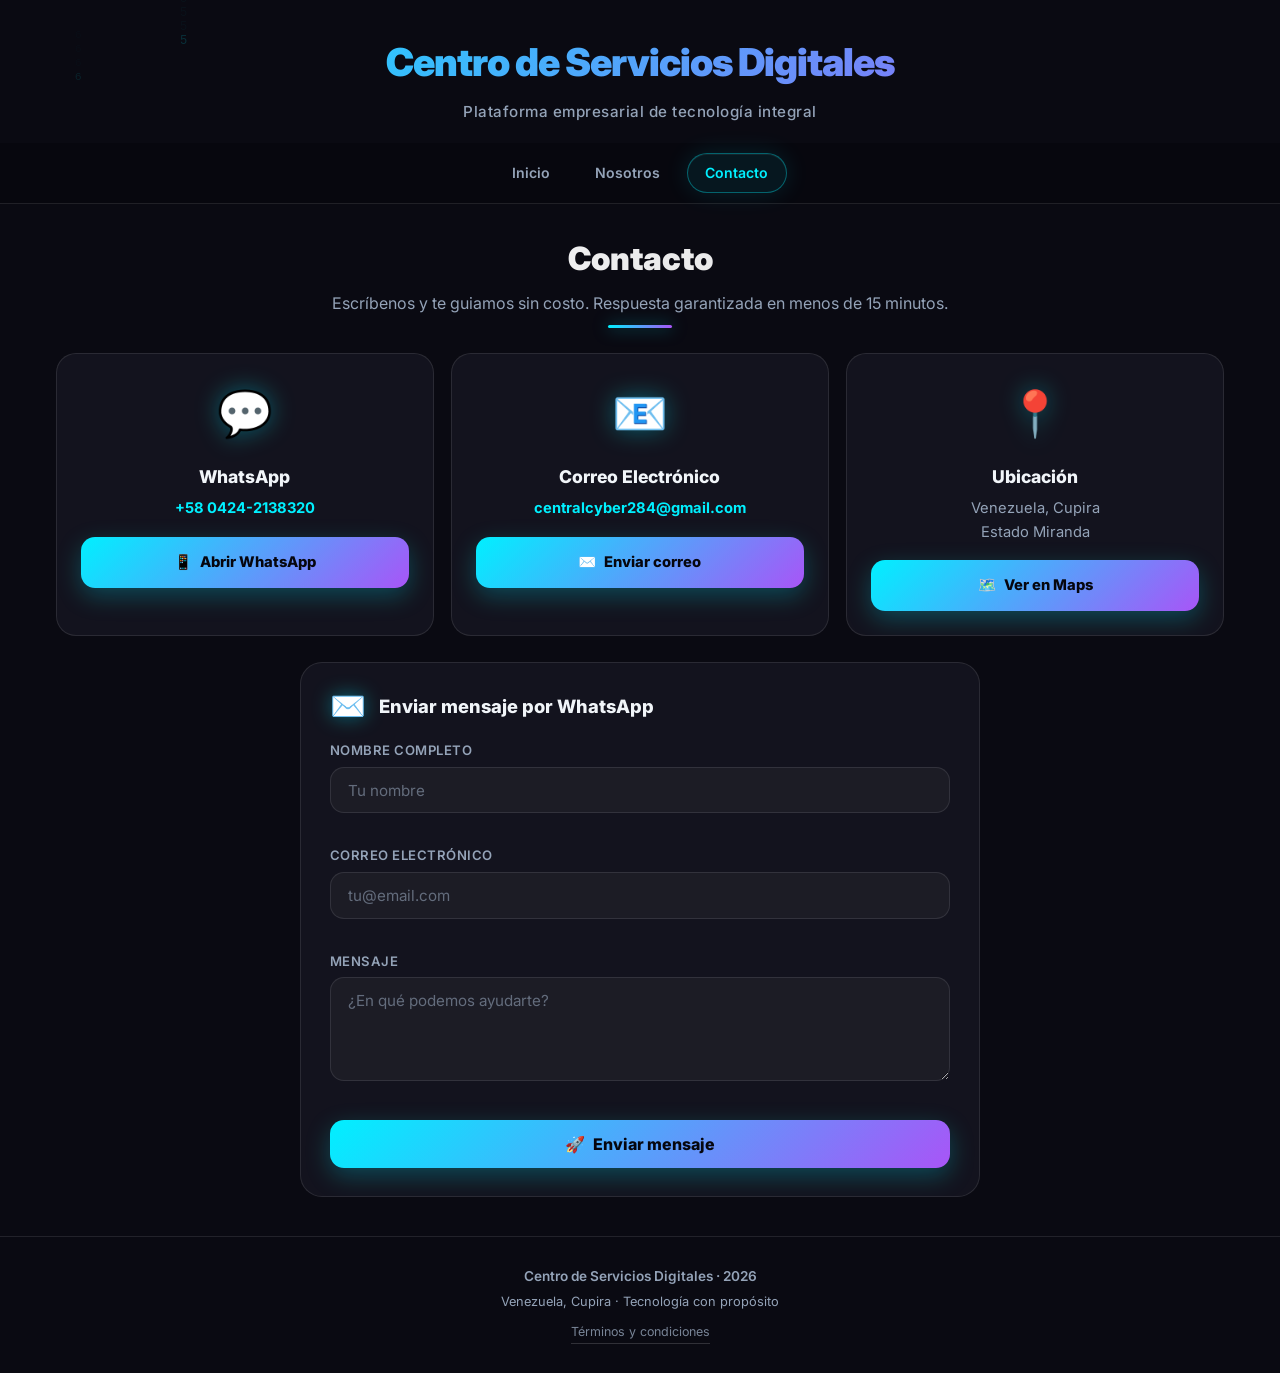
<file: contacto.html>
<!DOCTYPE html>
<html lang="es">
<head>
<meta charset="UTF-8">
<meta name="viewport" content="width=device-width, initial-scale=1.0">
<meta name="description" content="Contacta con Centro de Servicios Digitales. WhatsApp, correo electrónico o visita nuestra sede en Cupira, Venezuela.">
<title>Contacto | Centro de Servicios Digitales</title>
<link rel="preconnect" href="https://fonts.googleapis.com">
<link rel="preconnect" href="https://fonts.gstatic.com" crossorigin>
<link href="https://fonts.googleapis.com/css2?family=Inter:wght@300;400;500;600;700;800;900&display=swap" rel="stylesheet">
<style>
:root {
  --bg-body: #0a0a12;
  --bg-card: rgba(22,22,34,.78);
  --text-primary: #f1f5f9;
  --text-secondary: #94a3b8;
  --accent: #00f0ff;
  --accent-purple: #a855f7;
  --accent-gold: #fbbf24;
  --border: rgba(255,255,255,0.10);
  --shadow-glow: 0 0 30px rgba(0,240,255,.12);
}
* { margin:0; padding:0; box-sizing:border-box; }
html { scroll-behavior:smooth; }
html, body { height:100%; }
body {
  font-family:'Inter',-apple-system,BlinkMacSystemFont,sans-serif;
  color:var(--text-primary);
  background:var(--bg-body);
  line-height:1.6;
  -webkit-font-smoothing:antialiased;
}
#matrix {
  position:fixed; inset:0; width:100%; height:100%;
  z-index:0; pointer-events:none; opacity:.35;
}
.content { position:relative; z-index:1; }
header {
  text-align:center; padding:2rem 1rem 1.2rem;
  animation: fadeInDown .8s ease both;
}
.logo {
  font-size:2.4rem; font-weight:900; letter-spacing:-1px;
  background:linear-gradient(135deg,var(--accent),var(--accent-purple));
  -webkit-background-clip:text; -webkit-text-fill-color:transparent;
  background-clip:text; animation: glowPulse 4s ease-in-out infinite;
}
.tagline {
  margin-top:.4rem; color:var(--text-secondary);
  font-size:.95rem; letter-spacing:.5px; font-weight:500;
}
@keyframes glowPulse {
  0%,100% { filter: drop-shadow(0 0 8px rgba(0,240,255,.2)); }
  50% { filter: drop-shadow(0 0 16px rgba(168,85,247,.35)); }
}
@keyframes fadeInDown {
  from { opacity:0; transform: translateY(-12px); }
  to { opacity:1; transform: translateY(0); }
}
@keyframes fadeInUp {
  from { opacity:0; transform: translateY(16px); }
  to { opacity:1; transform: translateY(0); }
}
nav.main-nav {
  display:flex; justify-content:center; gap:.5rem;
  padding:.6rem 1rem; position:sticky; top:0;
  background:rgba(8,8,14,.82); backdrop-filter:blur(16px) saturate(1.4);
  border-bottom:1px solid var(--border); z-index:50;
  animation: fadeInDown .8s .1s ease both;
}
nav.main-nav a {
  color:var(--text-secondary); text-decoration:none;
  font-weight:600; font-size:.88rem; padding:.5rem 1.1rem;
  border-radius:999px; border:1px solid transparent;
  transition:all .3s cubic-bezier(.4,0,.2,1); cursor:pointer;
}
nav.main-nav a:hover, nav.main-nav a.active {
  color:var(--accent); border-color:rgba(0,240,255,.35);
  background:rgba(0,240,255,.07);
  box-shadow:0 0 24px rgba(0,240,255,.12), inset 0 1px 0 rgba(255,255,255,.06);
}
section {
  max-width:1200px; margin:0 auto;
  padding:1.8rem 1rem 2.4rem;
}
h2.section-title {
  font-size:1.6rem; font-weight:800; text-align:center; margin-bottom:.4rem;
  background:linear-gradient(135deg,#fff,rgba(255,255,255,.8));
  -webkit-background-clip:text; -webkit-text-fill-color:transparent; background-clip:text;
}
p.section-subtitle {
  text-align:center; color:var(--text-secondary);
  margin-bottom:1.6rem; font-size:.95rem;
}
.glow-line {
  width:64px; height:3px; margin:.5rem auto 1.4rem;
  border-radius:3px; background:linear-gradient(90deg,var(--accent),var(--accent-purple));
  box-shadow:0 0 16px rgba(0,240,255,.5);
}
.grid { display:grid; gap:1.1rem; }
.services { grid-template-columns:repeat(auto-fit,minmax(280px,1fr)); }
.card {
  background:var(--bg-card); border:1px solid var(--border);
  border-radius:20px; padding:1.4rem;
  transition:all .4s cubic-bezier(.4,0,.2,1);
  position:relative; overflow:hidden;
  animation: fadeInUp .7s ease both;
  backdrop-filter:blur(8px);
}
.card::before {
  content:''; position:absolute; inset:0;
  background:radial-gradient(circle at 50% 0%, rgba(0,240,255,.07), transparent 55%);
  opacity:0; transition:opacity .4s ease; pointer-events:none;
}
.card:hover::before { opacity:1; }
.card:hover {
  border-color:rgba(0,240,255,.3);
  transform:translateY(-4px) scale(1.01);
  box-shadow:0 20px 40px rgba(0,0,0,.45), var(--shadow-glow);
}
.card-header {
  display:flex; align-items:center; gap:.8rem;
  margin-bottom:.7rem; position:relative; z-index:1;
}
.card-icon {
  font-size:2rem; filter:drop-shadow(0 0 10px rgba(0,240,255,.4));
  line-height:1;
}
.card-title { font-weight:700; font-size:1.05rem; }
.card p {
  color:var(--text-secondary); font-size:.92rem;
  line-height:1.65; position:relative; z-index:1;
}
.card .features {
  margin-top:.7rem; padding-left:1.2rem;
  color:var(--text-secondary); font-size:.86rem;
  line-height:1.85; position:relative; z-index:1;
}
.card .features li::marker { color:var(--accent); }
.btn {
  display:inline-flex; align-items:center; justify-content:center; gap:.5rem;
  padding:.85rem 1.5rem; border-radius:14px;
  background:linear-gradient(135deg,var(--accent),var(--accent-purple));
  color:#06060e; font-weight:800; font-size:.92rem;
  text-decoration:none; border:none; cursor:pointer;
  transition:all .3s cubic-bezier(.4,0,.2,1);
  box-shadow:0 8px 24px rgba(0,240,255,.25);
  position:relative; overflow:hidden;
}
.btn::after {
  content:''; position:absolute; inset:0;
  background:linear-gradient(135deg,rgba(255,255,255,.3),transparent 55%);
  opacity:0; transition:opacity .3s ease;
}
.btn:hover::after { opacity:1; }
.btn:hover {
  transform:translateY(-2px) scale(1.03);
  box-shadow:0 14px 32px rgba(168,85,247,.35);
}
.contact-cta { text-align:center; margin:1.8rem 0; }
.service-btn {
  display:flex; align-items:center; gap:1rem;
  padding:1.2rem 1.4rem; border-radius:18px;
  background:linear-gradient(135deg,rgba(24,24,36,.85),rgba(16,16,26,.75));
  border:1px solid rgba(255,255,255,.12);
  color:var(--text-primary); cursor:pointer; text-align:left;
  transition:all .4s cubic-bezier(.4,0,.2,1);
  box-shadow:0 10px 28px rgba(0,0,0,.4), inset 0 1px 0 rgba(255,255,255,.06);
  width:100%; position:relative; overflow:hidden;
  text-decoration:none;
}
.service-btn::before {
  content:''; position:absolute; inset:0;
  background:radial-gradient(circle at 50% 0%,rgba(0,240,255,.08),transparent 60%);
  opacity:0; transition:opacity .4s ease;
}
.service-btn:hover::before { opacity:1; }
.service-btn:hover {
  border-color:rgba(0,240,255,.45);
  transform:translateY(-3px);
  box-shadow:0 18px 40px rgba(0,0,0,.5), 0 0 24px rgba(0,240,255,.1);
}
.service-icon { font-size:2rem; filter:drop-shadow(0 0 8px rgba(0,240,255,.4)); flex-shrink:0; }
.service-body { display:flex; flex-direction:column; gap:.2rem; }
.service-title { font-weight:700; font-size:1rem; }
.service-desc { color:var(--text-secondary); font-size:.88rem; line-height:1.5; }
.service-btn-inventario { border-color:rgba(0,234,255,.3); }
.service-btn-inventario:hover { border-color:rgba(0,234,255,.6); box-shadow:0 0 28px rgba(0,240,255,.15), 0 18px 40px rgba(0,0,0,.45); }
.service-btn-impresiones { border-color:rgba(176,38,255,.3); }
.service-btn-impresiones:hover { border-color:rgba(176,38,255,.6); box-shadow:0 0 28px rgba(168,85,247,.15), 0 18px 40px rgba(0,0,0,.45); }
.service-btn-automatizaciones { border-color:rgba(255,80,80,.3); }
.service-btn-automatizaciones:hover { border-color:rgba(255,80,80,.6); box-shadow:0 0 28px rgba(255,80,80,.15), 0 18px 40px rgba(0,0,0,.45); }
.service-btn-ecommerce { border-color:rgba(0,220,120,.3); }
.service-btn-ecommerce:hover { border-color:rgba(0,220,120,.6); box-shadow:0 0 28px rgba(0,220,120,.15), 0 18px 40px rgba(0,0,0,.45); }
.service-btn-video { border-color:rgba(255,160,0,.3); }
.service-btn-video:hover { border-color:rgba(255,160,0,.6); box-shadow:0 0 28px rgba(255,160,0,.15), 0 18px 40px rgba(0,0,0,.45); }
.service-btn-proyectos { border-color:rgba(255,210,0,.3); }
.service-btn-proyectos:hover { border-color:rgba(255,210,0,.6); box-shadow:0 0 28px rgba(255,210,0,.15), 0 18px 40px rgba(0,0,0,.45); }
.social-card {
  display:flex; align-items:center; gap:1rem;
  padding:1.2rem 1.4rem; border-radius:20px;
  background:linear-gradient(135deg,rgba(24,24,36,.88),rgba(16,16,26,.78));
  border:1px solid rgba(255,255,255,.12);
  color:var(--text-primary); text-decoration:none;
  transition:all .4s cubic-bezier(.4,0,.2,1);
  box-shadow:0 10px 28px rgba(0,0,0,.4), inset 0 1px 0 rgba(255,255,255,.06);
  position:relative; overflow:hidden;
}
.social-card:hover { transform:translateY(-4px); }
.social-icon-wrap {
  width:52px; height:52px; border-radius:16px;
  background:rgba(255,255,255,.06); border:1px solid rgba(255,255,255,.12);
  display:flex; align-items:center; justify-content:center; flex-shrink:0;
  box-shadow:inset 0 1px 0 rgba(255,255,255,.12), 0 8px 20px rgba(0,0,0,.35);
}
.social-icon { font-size:1.6rem; }
.social-info { display:flex; flex-direction:column; gap:.15rem; }
.social-title { font-weight:800; font-size:1.05rem; }
.social-handle { color:var(--text-secondary); font-size:.88rem; }
.social-arrow { margin-left:auto; color:var(--text-secondary); font-size:1.3rem; transition:all .3s ease; }
.social-card:hover .social-arrow { color:#fff; transform:translateX(5px); }
.tiktok-card:hover { border-color:rgba(255,0,128,.6); box-shadow:0 0 36px rgba(255,0,128,.18), 0 18px 40px rgba(0,0,0,.45); }
.tiktok-card .social-icon { filter:drop-shadow(0 0 10px rgba(255,0,128,.6)); }
.facebook-card:hover { border-color:rgba(24,119,242,.6); box-shadow:0 0 36px rgba(24,119,242,.18), 0 18px 40px rgba(0,0,0,.45); }
.facebook-card .social-icon { filter:drop-shadow(0 0 10px rgba(24,119,242,.6)); }
.story-card {
  position:relative; background:rgba(18,16,12,.8);
  border:1px solid rgba(255,255,255,.1); border-radius:24px;
  padding:2.2rem 2rem 2.4rem; isolation:isolate; overflow:hidden;
  box-shadow:inset 0 1px 0 rgba(255,255,255,.06), 0 24px 60px rgba(0,0,0,.55);
}
.story-card::before {
  content:''; position:absolute; inset:0;
  background: repeating-linear-gradient(0deg,transparent,transparent 3px,rgba(0,0,0,.08) 4px),
             repeating-linear-gradient(90deg,transparent,transparent 3px,rgba(0,0,0,.08) 4px);
  pointer-events:none; z-index:0;
}
.story-card::after {
  content:''; position:absolute; inset:0;
  background:radial-gradient(circle at 50% 0%,rgba(255,210,120,.1),transparent 55%);
  pointer-events:none; z-index:0;
}
.story-mark { position:relative; z-index:1; display:flex; align-items:center; gap:10px; margin:1.2rem 0; }
.story-mark-line { flex:1; height:1px; background:rgba(255,255,255,.2); box-shadow:0 0 10px rgba(255,210,120,.2); }
.story-mark-dot { width:10px; height:10px; border-radius:50%; background:var(--accent-gold); box-shadow:0 0 14px rgba(255,215,0,.8); }
.story-title { position:relative; z-index:1; text-align:center; font-size:1.7rem; font-weight:900; letter-spacing:-.3px; background:linear-gradient(135deg,#fff,rgba(255,255,255,.85)); -webkit-background-clip:text; -webkit-text-fill-color:transparent; background-clip:text; margin-bottom:1.2rem; filter:drop-shadow(0 0 14px rgba(255,210,120,.3)); }
.story-text { position:relative; z-index:1; color:var(--text-secondary); font-size:1rem; line-height:1.85; margin-bottom:1rem; text-wrap:pretty; font-style:italic; }
.story-text strong { color:#fff; font-style:normal; font-weight:700; }
.back-link {
  display:inline-flex; align-items:center; gap:.4rem;
  margin-bottom:1rem; color:var(--accent);
  font-weight:700; font-size:.95rem;
  transition:all .25s ease; text-decoration:none;
}
.back-link:hover { text-shadow:0 0 14px rgba(0,240,255,.55); transform:translateX(-3px); }
.footer {
  text-align:center; padding:1.8rem 1rem;
  color:var(--text-secondary); font-size:.85rem;
  border-top:1px solid var(--border); position:relative; z-index:1;
}
.footer a.terms-link {
  display:inline-block; margin-top:.6rem; font-size:.78rem;
  color:var(--text-secondary); text-decoration:none;
  border-bottom:1px solid rgba(255,255,255,.2); padding-bottom:1px;
  opacity:.8; transition:all .2s ease;
}
.footer a.terms-link:hover { color:var(--accent); border-bottom-color:var(--accent); }
@keyframes barPulse {
  0%,100% { opacity:.95; transform: scaleY(1); transform-origin: bottom; }
  50% { opacity:1; transform: scaleY(1.04); transform-origin: bottom; }
}
input, textarea {
  background:rgba(255,255,255,.04); border:1px solid var(--border);
  border-radius:14px; padding:.8rem 1.1rem;
  color:var(--text-primary); font-family:inherit; font-size:.95rem;
  outline:none; transition:all .3s ease; width:100%;
}
input:focus, textarea:focus {
  border-color:rgba(0,240,255,.45);
  box-shadow:0 0 16px rgba(0,240,255,.1), inset 0 1px 0 rgba(255,255,255,.04);
  background:rgba(255,255,255,.06);
}
::placeholder { color:rgba(148,163,184,.6); }
@media (max-width:768px) {
  .logo { font-size:1.8rem; }
  .services { grid-template-columns:1fr; }
  nav.main-nav { gap:.3rem; padding:.5rem; }
  nav.main-nav a { font-size:.8rem; padding:.4rem .8rem; }
  .story-card { padding:1.6rem 1.2rem; }
}
.delay-1 { animation-delay:.05s; }
.delay-2 { animation-delay:.1s; }
.delay-3 { animation-delay:.15s; }
.delay-4 { animation-delay:.2s; }
.delay-5 { animation-delay:.25s; }
.delay-6 { animation-delay:.3s; }

/* ===== CONTACT PAGE ===== */
.contact-hero {
  text-align:center; margin-bottom:1.6rem;
  animation: fadeInUp .7s ease both;
}
.contact-hero-title {
  font-size:2rem; font-weight:900;
  background:linear-gradient(135deg,#fff,rgba(255,255,255,.85));
  -webkit-background-clip:text; -webkit-text-fill-color:transparent; background-clip:text;
  margin-bottom:.4rem;
}
.contact-hero-desc {
  color:var(--text-secondary); font-size:1rem;
  margin:0 auto; line-height:1.65;
}

/* ===== CONTACT CARDS ===== */
.contact-grid {
  display:grid; grid-template-columns:repeat(auto-fit,minmax(260px,1fr)); gap:1.1rem;
  margin-bottom:1.6rem;
}
.contact-card {
  background:var(--bg-card); border:1px solid var(--border);
  border-radius:20px; padding:1.5rem;
  transition:all .4s ease; text-align:center;
  animation: fadeInUp .7s ease both;
  position:relative; overflow:hidden;
}
.contact-card::before {
  content:''; position:absolute; inset:0;
  background:radial-gradient(circle at 50% 0%, rgba(0,240,255,.06), transparent 55%);
  opacity:0; transition:opacity .4s ease; pointer-events:none;
}
.contact-card:hover::before { opacity:1; }
.contact-card:hover {
  border-color:rgba(0,240,255,.3);
  transform:translateY(-4px);
  box-shadow:0 16px 36px rgba(0,0,0,.4), 0 0 20px rgba(0,240,255,.08);
}
.contact-card-icon {
  font-size:2.8rem; margin-bottom:.8rem;
  filter:drop-shadow(0 0 12px rgba(0,240,255,.35));
  display:inline-block;
}
.contact-card-title { font-weight:800; font-size:1.1rem; margin-bottom:.4rem; }
.contact-card-info {
  color:var(--text-secondary); font-size:.92rem;
  line-height:1.6; margin-bottom:1rem;
}
.contact-card-info a {
  color:var(--accent); text-decoration:none; font-weight:700;
  transition:all .2s ease;
}
.contact-card-info a:hover {
  text-shadow:0 0 10px rgba(0,240,255,.4);
}

/* ===== FORM CARD ===== */
.form-card {
  background:var(--bg-card); border:1px solid var(--border);
  border-radius:22px; padding:1.8rem;
  max-width:680px; margin:0 auto;
  transition:all .4s ease; position:relative; overflow:hidden;
  animation: fadeInUp .7s .1s ease both;
}
.form-card:hover {
  border-color:rgba(0,240,255,.25);
  box-shadow:0 18px 40px rgba(0,0,0,.4);
}
.form-card-header {
  display:flex; align-items:center; gap:.8rem;
  margin-bottom:1.2rem;
}
.form-card-header .card-icon { font-size:1.8rem; }
.form-card-header .card-title { font-weight:800; font-size:1.15rem; }
.form-group {
  margin-bottom:1rem;
}
.form-label {
  display:block; color:var(--text-secondary); font-size:.82rem;
  font-weight:600; margin-bottom:.35rem; text-transform:uppercase; letter-spacing:.5px;
}
.form-status {
  display:none; text-align:center; margin-top:1rem;
  font-weight:700; font-size:.9rem; padding:.6rem;
  border-radius:12px;
}
.form-status.success {
  display:block; color:#4ade80; background:rgba(74,222,128,.1); border:1px solid rgba(74,222,128,.2);
}
.form-status.error {
  display:block; color:#f87171; background:rgba(248,113,113,.1); border:1px solid rgba(248,113,113,.2);
}
</style>
</head>
<body>

<canvas id="matrix"></canvas>

<div class="content">

<header>
  <div class="logo">Centro de Servicios Digitales</div>
  <div class="tagline">Plataforma empresarial de tecnología integral</div>
</header>

<nav class="main-nav">
  <a href="index.html">Inicio</a>
  <a href="nosotros.html">Nosotros</a>
  <a class="active" href="contacto.html">Contacto</a>
</nav>

<section>
  <div class="contact-hero">
    <h1 class="contact-hero-title">Contacto</h1>
    <p class="contact-hero-desc">Escríbenos y te guiamos sin costo. Respuesta garantizada en menos de 15 minutos.</p>
    <div class="glow-line"></div>
  </div>

  <div class="contact-grid">
    <div class="contact-card delay-1">
      <div class="contact-card-icon">💬</div>
      <div class="contact-card-title">WhatsApp</div>
      <div class="contact-card-info">
        <a href="https://wa.me/5804242138320" target="_blank" rel="noopener">+58 0424-2138320</a>
      </div>
      <a href="https://wa.me/5804242138320" target="_blank" rel="noopener" class="btn" style="width:100%;">
        <span>📱</span> Abrir WhatsApp
      </a>
    </div>

    <div class="contact-card delay-2">
      <div class="contact-card-icon">📧</div>
      <div class="contact-card-title">Correo Electrónico</div>
      <div class="contact-card-info">
        <a href="mailto:centralcyber284@gmail.com">centralcyber284@gmail.com</a>
      </div>
      <a href="mailto:centralcyber284@gmail.com" class="btn" style="width:100%;">
        <span>✉️</span> Enviar correo
      </a>
    </div>

    <div class="contact-card delay-3">
      <div class="contact-card-icon">📍</div>
      <div class="contact-card-title">Ubicación</div>
      <div class="contact-card-info">
        Venezuela, Cupira<br>Estado Miranda
      </div>
      <a href="https://maps.app.goo.gl/7qqLtMAe32paaL6h9" target="_blank" rel="noopener" class="btn" style="width:100%;">
        <span>🗺️</span> Ver en Maps
      </a>
    </div>
  </div>

  <div class="form-card">
    <div class="form-card-header">
      <div class="card-icon">✉️</div>
      <div class="card-title">Enviar mensaje por WhatsApp</div>
    </div>
    <form id="contacto-form" style="display:flex;flex-direction:column;gap:1rem;" onsubmit="return false;">
      <div class="form-group">
        <label class="form-label" for="form-nombre">Nombre completo</label>
        <input type="text" id="form-nombre" placeholder="Tu nombre" required>
      </div>
      <div class="form-group">
        <label class="form-label" for="form-email">Correo electrónico</label>
        <input type="email" id="form-email" placeholder="tu@email.com" required>
      </div>
      <div class="form-group">
        <label class="form-label" for="form-mensaje">Mensaje</label>
        <textarea id="form-mensaje" rows="4" placeholder="¿En qué podemos ayudarte?" required></textarea>
      </div>
      <button type="button" class="btn" style="width:100%;font-family:inherit;font-size:1rem;" onclick="sendWhatsApp()">
        <span>🚀</span> Enviar mensaje
      </button>
    </form>
    <p id="form-status" class="form-status"></p>
  </div>
</section>

<footer class="footer">
  <div style="font-weight:600;">Centro de Servicios Digitales · 2026</div>
  <div style="font-size:.8rem;margin-top:.3rem;">Venezuela, Cupira · Tecnología con propósito</div>
  <a href="terminos.html" class="terms-link">Términos y condiciones</a>
</footer>

</div>

<script>
function initMatrix() {
  const canvas = document.getElementById('matrix');
  const ctx = canvas.getContext('2d');
  let width, height;
  const drops = [];
  const chars = '0123456789ABCDEF';

  function resize() {
    width = canvas.width = window.innerWidth;
    height = canvas.height = window.innerHeight;
  }

  class Drop {
    constructor() { this.reset(true); }
    reset(initial) {
      this.x = Math.random() * width;
      this.y = initial ? Math.random() * -height : -20;
      this.speed = Math.random() * 1.2 + 0.8;
      this.char = chars[Math.floor(Math.random() * chars.length)];
      this.opacity = Math.random() * 0.3 + 0.2;
      this.size = Math.random() * 4 + 10;
      this.trail = Math.floor(Math.random() * 5 + 3);
    }
    update() {
      this.y += this.speed;
      if (this.y > height + 30) this.reset(false);
      if (Math.random() > 0.99) {
        this.char = chars[Math.floor(Math.random() * chars.length)];
      }
    }
    draw() {
      ctx.font = this.size + 'px monospace';
      ctx.fillStyle = `rgba(0,240,255,${this.opacity})`;
      ctx.fillText(this.char, this.x, this.y);
      ctx.fillStyle = `rgba(0,240,255,${this.opacity * 0.22})`;
      for (let i = 1; i < this.trail; i++) {
        ctx.fillText(this.char, this.x, this.y - i * 14);
      }
    }
  }

  function init() {
    resize();
    const count = width < 768 ? 20 : 40;
    drops.length = 0;
    for (let i = 0; i < count; i++) drops.push(new Drop());
  }

  function animate() {
    ctx.clearRect(0, 0, width, height);
    drops.forEach(d => { d.update(); d.draw(); });
    requestAnimationFrame(animate);
  }

  init(); animate();

  let timeout;
  window.addEventListener('resize', () => {
    clearTimeout(timeout);
    timeout = setTimeout(() => {
      resize();
      const target = width < 768 ? 20 : 40;
      while (drops.length > target) drops.pop();
      while (drops.length < target) drops.push(new Drop());
    }, 200);
  });
}

function sendWhatsApp(){
  var form = document.getElementById('contacto-form');
  if (!form) return;
  var nombre = document.getElementById('form-nombre').value.trim();
  var email = document.getElementById('form-email').value.trim();
  var mensaje = document.getElementById('form-mensaje').value.trim();
  var status = document.getElementById('form-status');
  if (!nombre || !email || !mensaje) {
    status.textContent = 'Por favor completa todos los campos.';
    status.className = 'form-status error';
    return;
  }
  var text = 'Hola, soy ' + nombre + '. Mi correo es ' + email + '.\n\n' + mensaje;
  status.textContent = 'Abriendo WhatsApp...';
  status.className = 'form-status success';
  form.reset();
  setTimeout(function(){
    window.open('https://wa.me/5804242138320?text=' + encodeURIComponent(text), '_blank');
  }, 400);
}

initMatrix();
</script>
</body>
</html>
</file>
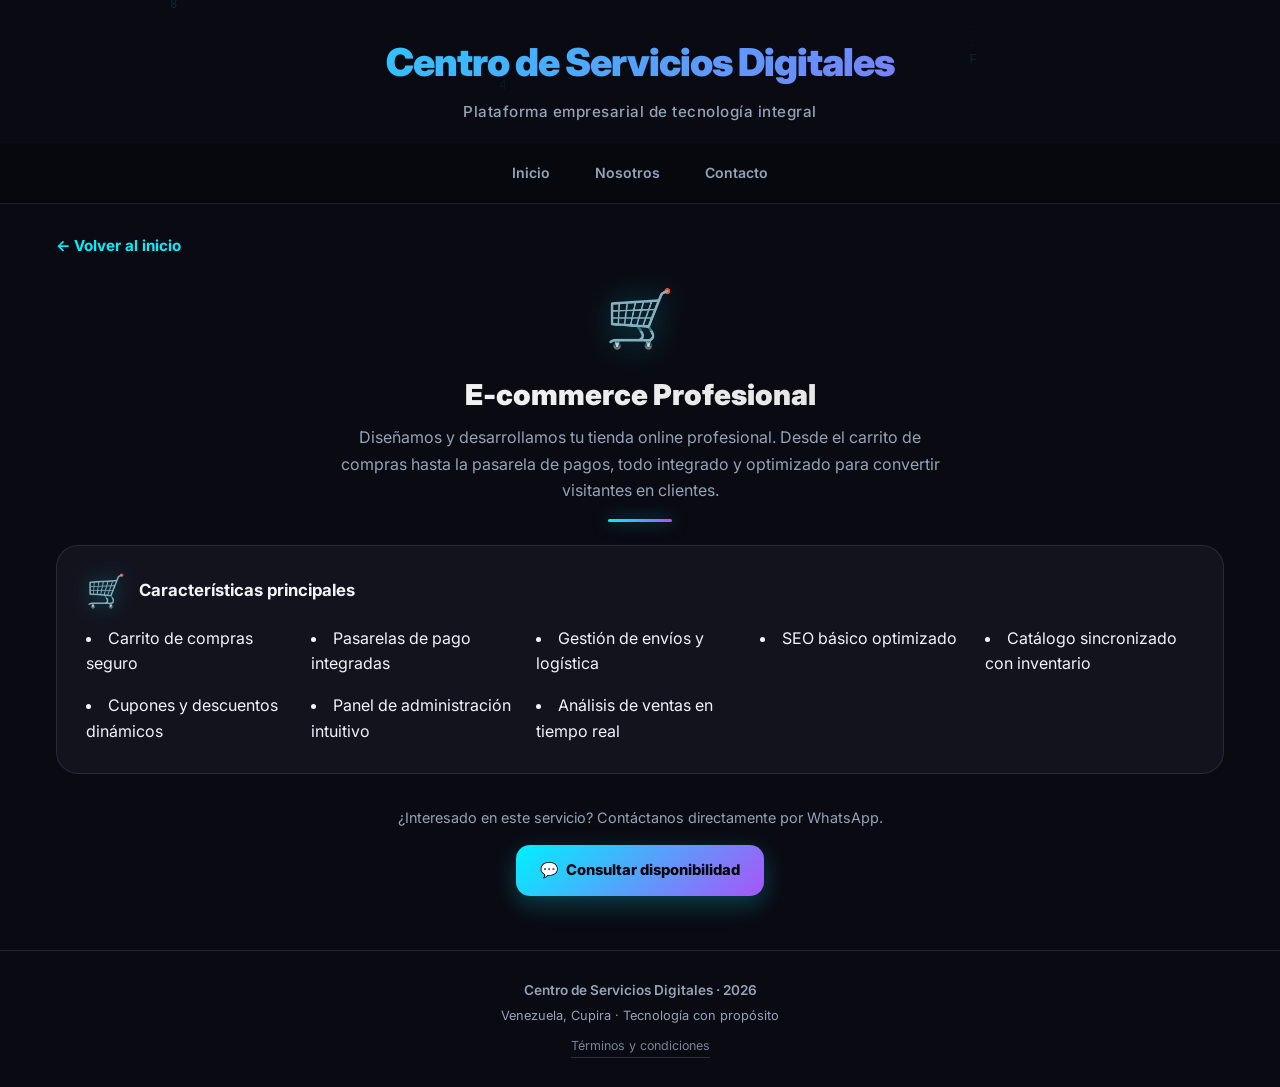
<file: ecommerce.html>
<!DOCTYPE html>
<html lang="es">
<head>
<meta charset="UTF-8">
<meta name="viewport" content="width=device-width, initial-scale=1.0">
<meta name="description" content="E-commerce Profesional - Centro de Servicios Digitales. Diseñamos y desarrollamos tu tienda online profesional. Desde el carrito de compras hasta la pasarela de pagos, todo integrado y optimizado para convertir visitantes en clientes.">
<title>E-commerce Profesional | Centro de Servicios Digitales</title>
<link rel="preconnect" href="https://fonts.googleapis.com">
<link rel="preconnect" href="https://fonts.gstatic.com" crossorigin>
<link href="https://fonts.googleapis.com/css2?family=Inter:wght@300;400;500;600;700;800;900&display=swap" rel="stylesheet">
<style>
:root {
  --bg-body: #0a0a12;
  --bg-card: rgba(22,22,34,.78);
  --text-primary: #f1f5f9;
  --text-secondary: #94a3b8;
  --accent: #00f0ff;
  --accent-purple: #a855f7;
  --accent-gold: #fbbf24;
  --border: rgba(255,255,255,0.10);
  --shadow-glow: 0 0 30px rgba(0,240,255,.12);
}
* { margin:0; padding:0; box-sizing:border-box; }
html { scroll-behavior:smooth; }
html, body { height:100%; }
body {
  font-family:'Inter',-apple-system,BlinkMacSystemFont,sans-serif;
  color:var(--text-primary);
  background:var(--bg-body);
  line-height:1.6;
  -webkit-font-smoothing:antialiased;
}
#matrix {
  position:fixed; inset:0; width:100%; height:100%;
  z-index:0; pointer-events:none; opacity:.35;
}
.content { position:relative; z-index:1; }
header {
  text-align:center; padding:2rem 1rem 1.2rem;
  animation: fadeInDown .8s ease both;
}
.logo {
  font-size:2.4rem; font-weight:900; letter-spacing:-1px;
  background:linear-gradient(135deg,var(--accent),var(--accent-purple));
  -webkit-background-clip:text; -webkit-text-fill-color:transparent;
  background-clip:text; animation: glowPulse 4s ease-in-out infinite;
}
.tagline {
  margin-top:.4rem; color:var(--text-secondary);
  font-size:.95rem; letter-spacing:.5px; font-weight:500;
}
@keyframes glowPulse {
  0%,100% { filter: drop-shadow(0 0 8px rgba(0,240,255,.2)); }
  50% { filter: drop-shadow(0 0 16px rgba(168,85,247,.35)); }
}
@keyframes fadeInDown {
  from { opacity:0; transform: translateY(-12px); }
  to { opacity:1; transform: translateY(0); }
}
@keyframes fadeInUp {
  from { opacity:0; transform: translateY(16px); }
  to { opacity:1; transform: translateY(0); }
}
nav.main-nav {
  display:flex; justify-content:center; gap:.5rem;
  padding:.6rem 1rem; position:sticky; top:0;
  background:rgba(8,8,14,.82); backdrop-filter:blur(16px) saturate(1.4);
  border-bottom:1px solid var(--border); z-index:50;
  animation: fadeInDown .8s .1s ease both;
}
nav.main-nav a {
  color:var(--text-secondary); text-decoration:none;
  font-weight:600; font-size:.88rem; padding:.5rem 1.1rem;
  border-radius:999px; border:1px solid transparent;
  transition:all .3s cubic-bezier(.4,0,.2,1); cursor:pointer;
}
nav.main-nav a:hover, nav.main-nav a.active {
  color:var(--accent); border-color:rgba(0,240,255,.35);
  background:rgba(0,240,255,.07);
  box-shadow:0 0 24px rgba(0,240,255,.12), inset 0 1px 0 rgba(255,255,255,.06);
}
section {
  max-width:1200px; margin:0 auto;
  padding:1.8rem 1rem 2.4rem;
}
h2.section-title {
  font-size:1.6rem; font-weight:800; text-align:center; margin-bottom:.4rem;
  background:linear-gradient(135deg,#fff,rgba(255,255,255,.8));
  -webkit-background-clip:text; -webkit-text-fill-color:transparent; background-clip:text;
}
p.section-subtitle {
  text-align:center; color:var(--text-secondary);
  margin-bottom:1.6rem; font-size:.95rem;
}
.glow-line {
  width:64px; height:3px; margin:.5rem auto 1.4rem;
  border-radius:3px; background:linear-gradient(90deg,var(--accent),var(--accent-purple));
  box-shadow:0 0 16px rgba(0,240,255,.5);
}
.grid { display:grid; gap:1.1rem; }
.services { grid-template-columns:repeat(auto-fit,minmax(280px,1fr)); }
.card {
  background:var(--bg-card); border:1px solid var(--border);
  border-radius:20px; padding:1.4rem;
  transition:all .4s cubic-bezier(.4,0,.2,1);
  position:relative; overflow:hidden;
  animation: fadeInUp .7s ease both;
  backdrop-filter:blur(8px);
}
.card::before {
  content:''; position:absolute; inset:0;
  background:radial-gradient(circle at 50% 0%, rgba(0,240,255,.07), transparent 55%);
  opacity:0; transition:opacity .4s ease; pointer-events:none;
}
.card:hover::before { opacity:1; }
.card:hover {
  border-color:rgba(0,240,255,.3);
  transform:translateY(-4px) scale(1.01);
  box-shadow:0 20px 40px rgba(0,0,0,.45), var(--shadow-glow);
}
.card-header {
  display:flex; align-items:center; gap:.8rem;
  margin-bottom:.7rem; position:relative; z-index:1;
}
.card-icon {
  font-size:2rem; filter:drop-shadow(0 0 10px rgba(0,240,255,.4));
  line-height:1;
}
.card-title { font-weight:700; font-size:1.05rem; }
.card p {
  color:var(--text-secondary); font-size:.92rem;
  line-height:1.65; position:relative; z-index:1;
}
.card .features {
  margin-top:.7rem; padding-left:1.2rem;
  color:var(--text-secondary); font-size:.86rem;
  line-height:1.85; position:relative; z-index:1;
}
.card .features li::marker { color:var(--accent); }
.btn {
  display:inline-flex; align-items:center; justify-content:center; gap:.5rem;
  padding:.85rem 1.5rem; border-radius:14px;
  background:linear-gradient(135deg,var(--accent),var(--accent-purple));
  color:#06060e; font-weight:800; font-size:.92rem;
  text-decoration:none; border:none; cursor:pointer;
  transition:all .3s cubic-bezier(.4,0,.2,1);
  box-shadow:0 8px 24px rgba(0,240,255,.25);
  position:relative; overflow:hidden;
}
.btn::after {
  content:''; position:absolute; inset:0;
  background:linear-gradient(135deg,rgba(255,255,255,.3),transparent 55%);
  opacity:0; transition:opacity .3s ease;
}
.btn:hover::after { opacity:1; }
.btn:hover {
  transform:translateY(-2px) scale(1.03);
  box-shadow:0 14px 32px rgba(168,85,247,.35);
}
.contact-cta { text-align:center; margin:1.8rem 0; }
.service-btn {
  display:flex; align-items:center; gap:1rem;
  padding:1.2rem 1.4rem; border-radius:18px;
  background:linear-gradient(135deg,rgba(24,24,36,.85),rgba(16,16,26,.75));
  border:1px solid rgba(255,255,255,.12);
  color:var(--text-primary); cursor:pointer; text-align:left;
  transition:all .4s cubic-bezier(.4,0,.2,1);
  box-shadow:0 10px 28px rgba(0,0,0,.4), inset 0 1px 0 rgba(255,255,255,.06);
  width:100%; position:relative; overflow:hidden;
  text-decoration:none;
}
.service-btn::before {
  content:''; position:absolute; inset:0;
  background:radial-gradient(circle at 50% 0%,rgba(0,240,255,.08),transparent 60%);
  opacity:0; transition:opacity .4s ease;
}
.service-btn:hover::before { opacity:1; }
.service-btn:hover {
  border-color:rgba(0,240,255,.45);
  transform:translateY(-3px);
  box-shadow:0 18px 40px rgba(0,0,0,.5), 0 0 24px rgba(0,240,255,.1);
}
.service-icon { font-size:2rem; filter:drop-shadow(0 0 8px rgba(0,240,255,.4)); flex-shrink:0; }
.service-body { display:flex; flex-direction:column; gap:.2rem; }
.service-title { font-weight:700; font-size:1rem; }
.service-desc { color:var(--text-secondary); font-size:.88rem; line-height:1.5; }
.service-btn-inventario { border-color:rgba(0,234,255,.3); }
.service-btn-inventario:hover { border-color:rgba(0,234,255,.6); box-shadow:0 0 28px rgba(0,240,255,.15), 0 18px 40px rgba(0,0,0,.45); }
.service-btn-impresiones { border-color:rgba(176,38,255,.3); }
.service-btn-impresiones:hover { border-color:rgba(176,38,255,.6); box-shadow:0 0 28px rgba(168,85,247,.15), 0 18px 40px rgba(0,0,0,.45); }
.service-btn-automatizaciones { border-color:rgba(255,80,80,.3); }
.service-btn-automatizaciones:hover { border-color:rgba(255,80,80,.6); box-shadow:0 0 28px rgba(255,80,80,.15), 0 18px 40px rgba(0,0,0,.45); }
.service-btn-ecommerce { border-color:rgba(0,220,120,.3); }
.service-btn-ecommerce:hover { border-color:rgba(0,220,120,.6); box-shadow:0 0 28px rgba(0,220,120,.15), 0 18px 40px rgba(0,0,0,.45); }
.service-btn-video { border-color:rgba(255,160,0,.3); }
.service-btn-video:hover { border-color:rgba(255,160,0,.6); box-shadow:0 0 28px rgba(255,160,0,.15), 0 18px 40px rgba(0,0,0,.45); }
.service-btn-proyectos { border-color:rgba(255,210,0,.3); }
.service-btn-proyectos:hover { border-color:rgba(255,210,0,.6); box-shadow:0 0 28px rgba(255,210,0,.15), 0 18px 40px rgba(0,0,0,.45); }
.social-card {
  display:flex; align-items:center; gap:1rem;
  padding:1.2rem 1.4rem; border-radius:20px;
  background:linear-gradient(135deg,rgba(24,24,36,.88),rgba(16,16,26,.78));
  border:1px solid rgba(255,255,255,.12);
  color:var(--text-primary); text-decoration:none;
  transition:all .4s cubic-bezier(.4,0,.2,1);
  box-shadow:0 10px 28px rgba(0,0,0,.4), inset 0 1px 0 rgba(255,255,255,.06);
  position:relative; overflow:hidden;
}
.social-card:hover { transform:translateY(-4px); }
.social-icon-wrap {
  width:52px; height:52px; border-radius:16px;
  background:rgba(255,255,255,.06); border:1px solid rgba(255,255,255,.12);
  display:flex; align-items:center; justify-content:center; flex-shrink:0;
  box-shadow:inset 0 1px 0 rgba(255,255,255,.12), 0 8px 20px rgba(0,0,0,.35);
}
.social-icon { font-size:1.6rem; }
.social-info { display:flex; flex-direction:column; gap:.15rem; }
.social-title { font-weight:800; font-size:1.05rem; }
.social-handle { color:var(--text-secondary); font-size:.88rem; }
.social-arrow { margin-left:auto; color:var(--text-secondary); font-size:1.3rem; transition:all .3s ease; }
.social-card:hover .social-arrow { color:#fff; transform:translateX(5px); }
.tiktok-card:hover { border-color:rgba(255,0,128,.6); box-shadow:0 0 36px rgba(255,0,128,.18), 0 18px 40px rgba(0,0,0,.45); }
.tiktok-card .social-icon { filter:drop-shadow(0 0 10px rgba(255,0,128,.6)); }
.facebook-card:hover { border-color:rgba(24,119,242,.6); box-shadow:0 0 36px rgba(24,119,242,.18), 0 18px 40px rgba(0,0,0,.45); }
.facebook-card .social-icon { filter:drop-shadow(0 0 10px rgba(24,119,242,.6)); }
.story-card {
  position:relative; background:rgba(18,16,12,.8);
  border:1px solid rgba(255,255,255,.1); border-radius:24px;
  padding:2.2rem 2rem 2.4rem; isolation:isolate; overflow:hidden;
  box-shadow:inset 0 1px 0 rgba(255,255,255,.06), 0 24px 60px rgba(0,0,0,.55);
}
.story-card::before {
  content:''; position:absolute; inset:0;
  background: repeating-linear-gradient(0deg,transparent,transparent 3px,rgba(0,0,0,.08) 4px),
             repeating-linear-gradient(90deg,transparent,transparent 3px,rgba(0,0,0,.08) 4px);
  pointer-events:none; z-index:0;
}
.story-card::after {
  content:''; position:absolute; inset:0;
  background:radial-gradient(circle at 50% 0%,rgba(255,210,120,.1),transparent 55%);
  pointer-events:none; z-index:0;
}
.story-mark { position:relative; z-index:1; display:flex; align-items:center; gap:10px; margin:1.2rem 0; }
.story-mark-line { flex:1; height:1px; background:rgba(255,255,255,.2); box-shadow:0 0 10px rgba(255,210,120,.2); }
.story-mark-dot { width:10px; height:10px; border-radius:50%; background:var(--accent-gold); box-shadow:0 0 14px rgba(255,215,0,.8); }
.story-title { position:relative; z-index:1; text-align:center; font-size:1.7rem; font-weight:900; letter-spacing:-.3px; background:linear-gradient(135deg,#fff,rgba(255,255,255,.85)); -webkit-background-clip:text; -webkit-text-fill-color:transparent; background-clip:text; margin-bottom:1.2rem; filter:drop-shadow(0 0 14px rgba(255,210,120,.3)); }
.story-text { position:relative; z-index:1; color:var(--text-secondary); font-size:1rem; line-height:1.85; margin-bottom:1rem; text-wrap:pretty; font-style:italic; }
.story-text strong { color:#fff; font-style:normal; font-weight:700; }
.back-link {
  display:inline-flex; align-items:center; gap:.4rem;
  margin-bottom:1rem; color:var(--accent);
  font-weight:700; font-size:.95rem;
  transition:all .25s ease; text-decoration:none;
}
.back-link:hover { text-shadow:0 0 14px rgba(0,240,255,.55); transform:translateX(-3px); }
.footer {
  text-align:center; padding:1.8rem 1rem;
  color:var(--text-secondary); font-size:.85rem;
  border-top:1px solid var(--border); position:relative; z-index:1;
}
.footer a.terms-link {
  display:inline-block; margin-top:.6rem; font-size:.78rem;
  color:var(--text-secondary); text-decoration:none;
  border-bottom:1px solid rgba(255,255,255,.2); padding-bottom:1px;
  opacity:.8; transition:all .2s ease;
}
.footer a.terms-link:hover { color:var(--accent); border-bottom-color:var(--accent); }
@keyframes barPulse {
  0%,100% { opacity:.95; transform: scaleY(1); transform-origin: bottom; }
  50% { opacity:1; transform: scaleY(1.04); transform-origin: bottom; }
}
input, textarea {
  background:rgba(255,255,255,.04); border:1px solid var(--border);
  border-radius:14px; padding:.8rem 1.1rem;
  color:var(--text-primary); font-family:inherit; font-size:.95rem;
  outline:none; transition:all .3s ease; width:100%;
}
input:focus, textarea:focus {
  border-color:rgba(0,240,255,.45);
  box-shadow:0 0 16px rgba(0,240,255,.1), inset 0 1px 0 rgba(255,255,255,.04);
  background:rgba(255,255,255,.06);
}
::placeholder { color:rgba(148,163,184,.6); }
@media (max-width:768px) {
  .logo { font-size:1.8rem; }
  .services { grid-template-columns:1fr; }
  nav.main-nav { gap:.3rem; padding:.5rem; }
  nav.main-nav a { font-size:.8rem; padding:.4rem .8rem; }
  .story-card { padding:1.6rem 1.2rem; }
}
.delay-1 { animation-delay:.05s; }
.delay-2 { animation-delay:.1s; }
.delay-3 { animation-delay:.15s; }
.delay-4 { animation-delay:.2s; }
.delay-5 { animation-delay:.25s; }
.delay-6 { animation-delay:.3s; }

/* ===== SERVICE PAGE SPECIFIC ===== */
.service-hero {
  text-align:center; margin-bottom:1.2rem;
  animation: fadeInUp .7s ease both;
}
.service-hero-icon {
  font-size:3.5rem; margin-bottom:.5rem;
  filter:drop-shadow(0 0 16px rgba(0,240,255,.4));
  display:inline-block;
  animation: floatIcon 3s ease-in-out infinite;
}
@keyframes floatIcon {
  0%,100% { transform: translateY(0); }
  50% { transform: translateY(-6px); }
}
.service-hero-title {
  font-size:1.8rem; font-weight:900;
  background:linear-gradient(135deg,#fff,rgba(255,255,255,.85));
  -webkit-background-clip:text; -webkit-text-fill-color:transparent; background-clip:text;
  margin-bottom:.4rem;
}
.service-hero-desc {
  color:var(--text-secondary); font-size:1rem; max-width:600px;
  margin:0 auto 1rem; line-height:1.65;
}
.service-detail-card {
  background:var(--bg-card); border:1px solid var(--border);
  border-radius:22px; padding:1.8rem;
  transition:all .4s ease; position:relative; overflow:hidden;
  animation: fadeInUp .7s .1s ease both;
}
.service-detail-card:hover {
  border-color:rgba(0,240,255,.3);
  box-shadow:0 20px 45px rgba(0,0,0,.45), 0 0 20px rgba(0,240,255,.08);
}
.service-detail-card::before {
  content:''; position:absolute; inset:0;
  background:radial-gradient(circle at 50% 0%, rgba(0,240,255,.06), transparent 55%);
  opacity:0; transition:opacity .4s ease; pointer-events:none;
}
.service-detail-card:hover::before { opacity:1; }
.feature-grid {
  display:grid; grid-template-columns:repeat(auto-fit,minmax(200px,1fr)); gap:1rem;
  margin-top:1.2rem;
}
.feature-item {
  background:rgba(255,255,255,.04); border:1px solid rgba(255,255,255,.08);
  border-radius:14px; padding:1rem 1.2rem;
  display:flex; align-items:center; gap:.7rem;
  transition:all .3s ease;
}
.feature-item:hover {
  background:rgba(0,240,255,.06); border-color:rgba(0,240,255,.25);
  transform:translateX(4px);
}
.feature-check {
  width:24px; height:24px; border-radius:50%;
  background:linear-gradient(135deg,var(--accent),var(--accent-purple));
  display:flex; align-items:center; justify-content:center;
  font-size:.75rem; color:#06060e; font-weight:900; flex-shrink:0;
}
.feature-text { color:var(--text-secondary); font-size:.88rem; font-weight:500; }
.cta-section {
  text-align:center; margin:2rem 0 1rem;
  animation: fadeInUp .7s .2s ease both;
}
.cta-section p {
  color:var(--text-secondary); font-size:.9rem; margin-bottom:1rem;
}
</style>
</head>
<body>

<canvas id="matrix"></canvas>

<div class="content">

<header>
  <div class="logo">Centro de Servicios Digitales</div>
  <div class="tagline">Plataforma empresarial de tecnología integral</div>
</header>

<nav class="main-nav">
  <a href="index.html">Inicio</a>
  <a href="nosotros.html">Nosotros</a>
  <a href="contacto.html">Contacto</a>
</nav>

<section>
  <a class="back-link" href="index.html">← Volver al inicio</a>

  <div class="service-hero">
    <div class="service-hero-icon">🛒</div>
    <h1 class="service-hero-title">E-commerce Profesional</h1>
    <p class="service-hero-desc">Diseñamos y desarrollamos tu tienda online profesional. Desde el carrito de compras hasta la pasarela de pagos, todo integrado y optimizado para convertir visitantes en clientes.</p>
    <div class="glow-line"></div>
  </div>

  <div class="service-detail-card">
    <div class="card-header">
      <div class="card-icon">🛒</div>
      <div class="card-title">Características principales</div>
    </div>
    <div class="feature-grid">
      <li>Carrito de compras seguro</li><li>Pasarelas de pago integradas</li><li>Gestión de envíos y logística</li><li>SEO básico optimizado</li><li>Catálogo sincronizado con inventario</li><li>Cupones y descuentos dinámicos</li><li>Panel de administración intuitivo</li><li>Análisis de ventas en tiempo real</li>
    </div>
  </div>

  <div class="cta-section">
    <p>¿Interesado en este servicio? Contáctanos directamente por WhatsApp.</p>
    <a class="btn" href="https://wa.me/5804242138320" target="_blank" rel="noopener">
      <span>💬</span> Consultar disponibilidad
    </a>
  </div>
</section>

<footer class="footer">
  <div style="font-weight:600;">Centro de Servicios Digitales · 2026</div>
  <div style="font-size:.8rem;margin-top:.3rem;">Venezuela, Cupira · Tecnología con propósito</div>
  <a href="terminos.html" class="terms-link">Términos y condiciones</a>
</footer>

</div>

<script>
function initMatrix() {
  const canvas = document.getElementById('matrix');
  const ctx = canvas.getContext('2d');
  let width, height;
  const drops = [];
  const chars = '0123456789ABCDEF';

  function resize() {
    width = canvas.width = window.innerWidth;
    height = canvas.height = window.innerHeight;
  }

  class Drop {
    constructor() { this.reset(true); }
    reset(initial) {
      this.x = Math.random() * width;
      this.y = initial ? Math.random() * -height : -20;
      this.speed = Math.random() * 1.2 + 0.8;
      this.char = chars[Math.floor(Math.random() * chars.length)];
      this.opacity = Math.random() * 0.3 + 0.2;
      this.size = Math.random() * 4 + 10;
      this.trail = Math.floor(Math.random() * 5 + 3);
    }
    update() {
      this.y += this.speed;
      if (this.y > height + 30) this.reset(false);
      if (Math.random() > 0.99) {
        this.char = chars[Math.floor(Math.random() * chars.length)];
      }
    }
    draw() {
      ctx.font = this.size + 'px monospace';
      ctx.fillStyle = `rgba(0,240,255,${this.opacity})`;
      ctx.fillText(this.char, this.x, this.y);
      ctx.fillStyle = `rgba(0,240,255,${this.opacity * 0.22})`;
      for (let i = 1; i < this.trail; i++) {
        ctx.fillText(this.char, this.x, this.y - i * 14);
      }
    }
  }

  function init() {
    resize();
    const count = width < 768 ? 20 : 40;
    drops.length = 0;
    for (let i = 0; i < count; i++) drops.push(new Drop());
  }

  function animate() {
    ctx.clearRect(0, 0, width, height);
    drops.forEach(d => { d.update(); d.draw(); });
    requestAnimationFrame(animate);
  }

  init(); animate();

  let timeout;
  window.addEventListener('resize', () => {
    clearTimeout(timeout);
    timeout = setTimeout(() => {
      resize();
      const target = width < 768 ? 20 : 40;
      while (drops.length > target) drops.pop();
      while (drops.length < target) drops.push(new Drop());
    }, 200);
  });
}
initMatrix();
</script>
</body>
</html>
</file>
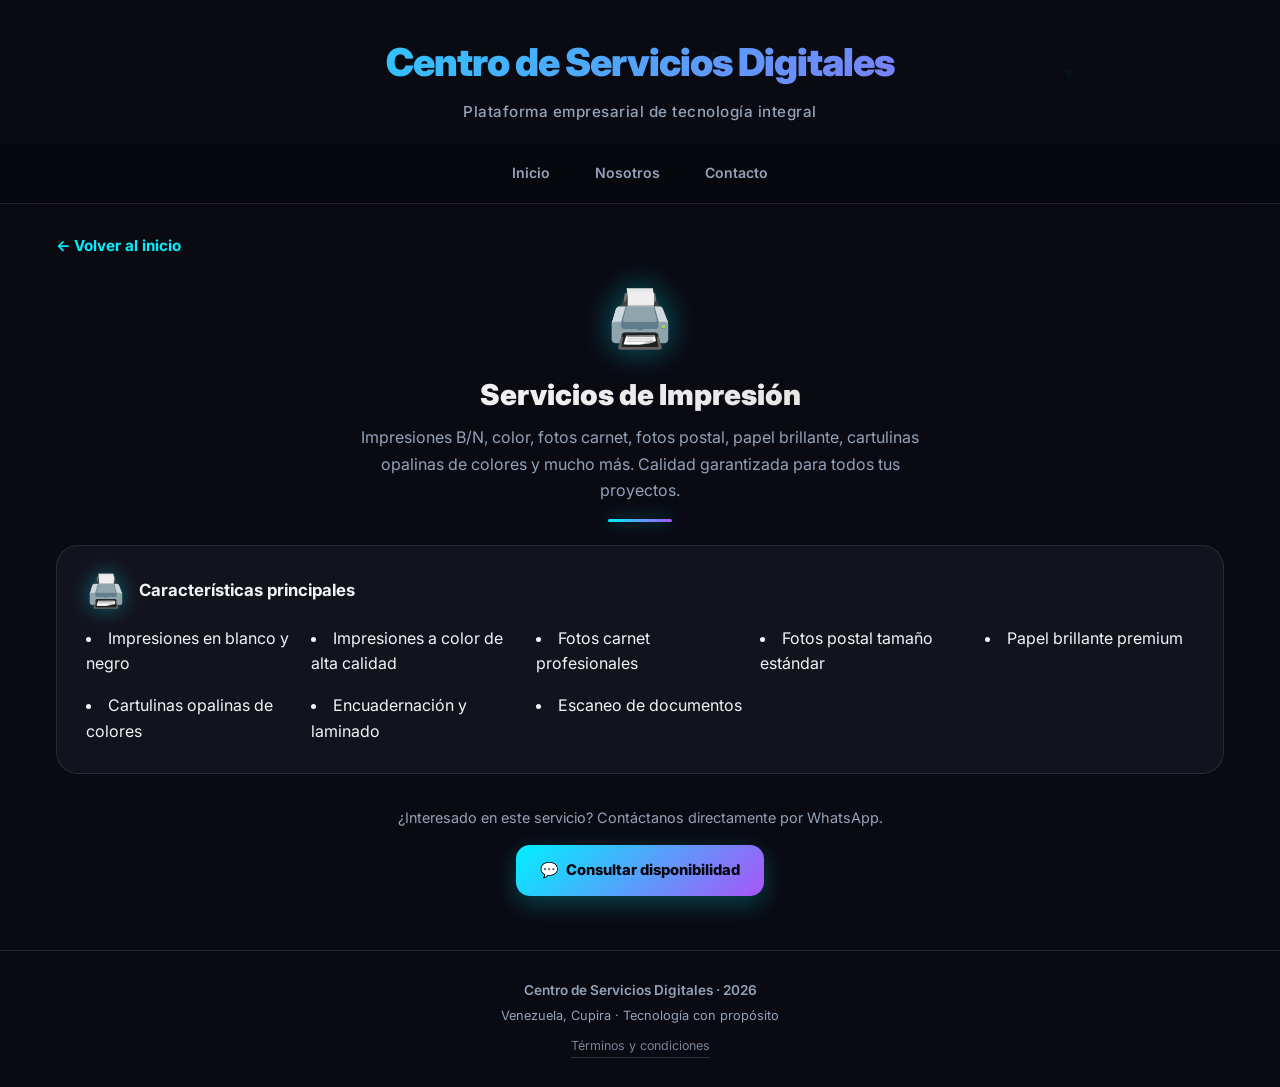
<file: impresiones.html>
<!DOCTYPE html>
<html lang="es">
<head>
<meta charset="UTF-8">
<meta name="viewport" content="width=device-width, initial-scale=1.0">
<meta name="description" content="Servicios de Impresión - Centro de Servicios Digitales. Impresiones B/N, color, fotos carnet, fotos postal, papel brillante, cartulinas opalinas de colores y mucho más. Calidad garantizada para todos tus proyectos.">
<title>Servicios de Impresión | Centro de Servicios Digitales</title>
<link rel="preconnect" href="https://fonts.googleapis.com">
<link rel="preconnect" href="https://fonts.gstatic.com" crossorigin>
<link href="https://fonts.googleapis.com/css2?family=Inter:wght@300;400;500;600;700;800;900&display=swap" rel="stylesheet">
<style>
:root {
  --bg-body: #0a0a12;
  --bg-card: rgba(22,22,34,.78);
  --text-primary: #f1f5f9;
  --text-secondary: #94a3b8;
  --accent: #00f0ff;
  --accent-purple: #a855f7;
  --accent-gold: #fbbf24;
  --border: rgba(255,255,255,0.10);
  --shadow-glow: 0 0 30px rgba(0,240,255,.12);
}
* { margin:0; padding:0; box-sizing:border-box; }
html { scroll-behavior:smooth; }
html, body { height:100%; }
body {
  font-family:'Inter',-apple-system,BlinkMacSystemFont,sans-serif;
  color:var(--text-primary);
  background:var(--bg-body);
  line-height:1.6;
  -webkit-font-smoothing:antialiased;
}
#matrix {
  position:fixed; inset:0; width:100%; height:100%;
  z-index:0; pointer-events:none; opacity:.35;
}
.content { position:relative; z-index:1; }
header {
  text-align:center; padding:2rem 1rem 1.2rem;
  animation: fadeInDown .8s ease both;
}
.logo {
  font-size:2.4rem; font-weight:900; letter-spacing:-1px;
  background:linear-gradient(135deg,var(--accent),var(--accent-purple));
  -webkit-background-clip:text; -webkit-text-fill-color:transparent;
  background-clip:text; animation: glowPulse 4s ease-in-out infinite;
}
.tagline {
  margin-top:.4rem; color:var(--text-secondary);
  font-size:.95rem; letter-spacing:.5px; font-weight:500;
}
@keyframes glowPulse {
  0%,100% { filter: drop-shadow(0 0 8px rgba(0,240,255,.2)); }
  50% { filter: drop-shadow(0 0 16px rgba(168,85,247,.35)); }
}
@keyframes fadeInDown {
  from { opacity:0; transform: translateY(-12px); }
  to { opacity:1; transform: translateY(0); }
}
@keyframes fadeInUp {
  from { opacity:0; transform: translateY(16px); }
  to { opacity:1; transform: translateY(0); }
}
nav.main-nav {
  display:flex; justify-content:center; gap:.5rem;
  padding:.6rem 1rem; position:sticky; top:0;
  background:rgba(8,8,14,.82); backdrop-filter:blur(16px) saturate(1.4);
  border-bottom:1px solid var(--border); z-index:50;
  animation: fadeInDown .8s .1s ease both;
}
nav.main-nav a {
  color:var(--text-secondary); text-decoration:none;
  font-weight:600; font-size:.88rem; padding:.5rem 1.1rem;
  border-radius:999px; border:1px solid transparent;
  transition:all .3s cubic-bezier(.4,0,.2,1); cursor:pointer;
}
nav.main-nav a:hover, nav.main-nav a.active {
  color:var(--accent); border-color:rgba(0,240,255,.35);
  background:rgba(0,240,255,.07);
  box-shadow:0 0 24px rgba(0,240,255,.12), inset 0 1px 0 rgba(255,255,255,.06);
}
section {
  max-width:1200px; margin:0 auto;
  padding:1.8rem 1rem 2.4rem;
}
h2.section-title {
  font-size:1.6rem; font-weight:800; text-align:center; margin-bottom:.4rem;
  background:linear-gradient(135deg,#fff,rgba(255,255,255,.8));
  -webkit-background-clip:text; -webkit-text-fill-color:transparent; background-clip:text;
}
p.section-subtitle {
  text-align:center; color:var(--text-secondary);
  margin-bottom:1.6rem; font-size:.95rem;
}
.glow-line {
  width:64px; height:3px; margin:.5rem auto 1.4rem;
  border-radius:3px; background:linear-gradient(90deg,var(--accent),var(--accent-purple));
  box-shadow:0 0 16px rgba(0,240,255,.5);
}
.grid { display:grid; gap:1.1rem; }
.services { grid-template-columns:repeat(auto-fit,minmax(280px,1fr)); }
.card {
  background:var(--bg-card); border:1px solid var(--border);
  border-radius:20px; padding:1.4rem;
  transition:all .4s cubic-bezier(.4,0,.2,1);
  position:relative; overflow:hidden;
  animation: fadeInUp .7s ease both;
  backdrop-filter:blur(8px);
}
.card::before {
  content:''; position:absolute; inset:0;
  background:radial-gradient(circle at 50% 0%, rgba(0,240,255,.07), transparent 55%);
  opacity:0; transition:opacity .4s ease; pointer-events:none;
}
.card:hover::before { opacity:1; }
.card:hover {
  border-color:rgba(0,240,255,.3);
  transform:translateY(-4px) scale(1.01);
  box-shadow:0 20px 40px rgba(0,0,0,.45), var(--shadow-glow);
}
.card-header {
  display:flex; align-items:center; gap:.8rem;
  margin-bottom:.7rem; position:relative; z-index:1;
}
.card-icon {
  font-size:2rem; filter:drop-shadow(0 0 10px rgba(0,240,255,.4));
  line-height:1;
}
.card-title { font-weight:700; font-size:1.05rem; }
.card p {
  color:var(--text-secondary); font-size:.92rem;
  line-height:1.65; position:relative; z-index:1;
}
.card .features {
  margin-top:.7rem; padding-left:1.2rem;
  color:var(--text-secondary); font-size:.86rem;
  line-height:1.85; position:relative; z-index:1;
}
.card .features li::marker { color:var(--accent); }
.btn {
  display:inline-flex; align-items:center; justify-content:center; gap:.5rem;
  padding:.85rem 1.5rem; border-radius:14px;
  background:linear-gradient(135deg,var(--accent),var(--accent-purple));
  color:#06060e; font-weight:800; font-size:.92rem;
  text-decoration:none; border:none; cursor:pointer;
  transition:all .3s cubic-bezier(.4,0,.2,1);
  box-shadow:0 8px 24px rgba(0,240,255,.25);
  position:relative; overflow:hidden;
}
.btn::after {
  content:''; position:absolute; inset:0;
  background:linear-gradient(135deg,rgba(255,255,255,.3),transparent 55%);
  opacity:0; transition:opacity .3s ease;
}
.btn:hover::after { opacity:1; }
.btn:hover {
  transform:translateY(-2px) scale(1.03);
  box-shadow:0 14px 32px rgba(168,85,247,.35);
}
.contact-cta { text-align:center; margin:1.8rem 0; }
.service-btn {
  display:flex; align-items:center; gap:1rem;
  padding:1.2rem 1.4rem; border-radius:18px;
  background:linear-gradient(135deg,rgba(24,24,36,.85),rgba(16,16,26,.75));
  border:1px solid rgba(255,255,255,.12);
  color:var(--text-primary); cursor:pointer; text-align:left;
  transition:all .4s cubic-bezier(.4,0,.2,1);
  box-shadow:0 10px 28px rgba(0,0,0,.4), inset 0 1px 0 rgba(255,255,255,.06);
  width:100%; position:relative; overflow:hidden;
  text-decoration:none;
}
.service-btn::before {
  content:''; position:absolute; inset:0;
  background:radial-gradient(circle at 50% 0%,rgba(0,240,255,.08),transparent 60%);
  opacity:0; transition:opacity .4s ease;
}
.service-btn:hover::before { opacity:1; }
.service-btn:hover {
  border-color:rgba(0,240,255,.45);
  transform:translateY(-3px);
  box-shadow:0 18px 40px rgba(0,0,0,.5), 0 0 24px rgba(0,240,255,.1);
}
.service-icon { font-size:2rem; filter:drop-shadow(0 0 8px rgba(0,240,255,.4)); flex-shrink:0; }
.service-body { display:flex; flex-direction:column; gap:.2rem; }
.service-title { font-weight:700; font-size:1rem; }
.service-desc { color:var(--text-secondary); font-size:.88rem; line-height:1.5; }
.service-btn-inventario { border-color:rgba(0,234,255,.3); }
.service-btn-inventario:hover { border-color:rgba(0,234,255,.6); box-shadow:0 0 28px rgba(0,240,255,.15), 0 18px 40px rgba(0,0,0,.45); }
.service-btn-impresiones { border-color:rgba(176,38,255,.3); }
.service-btn-impresiones:hover { border-color:rgba(176,38,255,.6); box-shadow:0 0 28px rgba(168,85,247,.15), 0 18px 40px rgba(0,0,0,.45); }
.service-btn-automatizaciones { border-color:rgba(255,80,80,.3); }
.service-btn-automatizaciones:hover { border-color:rgba(255,80,80,.6); box-shadow:0 0 28px rgba(255,80,80,.15), 0 18px 40px rgba(0,0,0,.45); }
.service-btn-ecommerce { border-color:rgba(0,220,120,.3); }
.service-btn-ecommerce:hover { border-color:rgba(0,220,120,.6); box-shadow:0 0 28px rgba(0,220,120,.15), 0 18px 40px rgba(0,0,0,.45); }
.service-btn-video { border-color:rgba(255,160,0,.3); }
.service-btn-video:hover { border-color:rgba(255,160,0,.6); box-shadow:0 0 28px rgba(255,160,0,.15), 0 18px 40px rgba(0,0,0,.45); }
.service-btn-proyectos { border-color:rgba(255,210,0,.3); }
.service-btn-proyectos:hover { border-color:rgba(255,210,0,.6); box-shadow:0 0 28px rgba(255,210,0,.15), 0 18px 40px rgba(0,0,0,.45); }
.social-card {
  display:flex; align-items:center; gap:1rem;
  padding:1.2rem 1.4rem; border-radius:20px;
  background:linear-gradient(135deg,rgba(24,24,36,.88),rgba(16,16,26,.78));
  border:1px solid rgba(255,255,255,.12);
  color:var(--text-primary); text-decoration:none;
  transition:all .4s cubic-bezier(.4,0,.2,1);
  box-shadow:0 10px 28px rgba(0,0,0,.4), inset 0 1px 0 rgba(255,255,255,.06);
  position:relative; overflow:hidden;
}
.social-card:hover { transform:translateY(-4px); }
.social-icon-wrap {
  width:52px; height:52px; border-radius:16px;
  background:rgba(255,255,255,.06); border:1px solid rgba(255,255,255,.12);
  display:flex; align-items:center; justify-content:center; flex-shrink:0;
  box-shadow:inset 0 1px 0 rgba(255,255,255,.12), 0 8px 20px rgba(0,0,0,.35);
}
.social-icon { font-size:1.6rem; }
.social-info { display:flex; flex-direction:column; gap:.15rem; }
.social-title { font-weight:800; font-size:1.05rem; }
.social-handle { color:var(--text-secondary); font-size:.88rem; }
.social-arrow { margin-left:auto; color:var(--text-secondary); font-size:1.3rem; transition:all .3s ease; }
.social-card:hover .social-arrow { color:#fff; transform:translateX(5px); }
.tiktok-card:hover { border-color:rgba(255,0,128,.6); box-shadow:0 0 36px rgba(255,0,128,.18), 0 18px 40px rgba(0,0,0,.45); }
.tiktok-card .social-icon { filter:drop-shadow(0 0 10px rgba(255,0,128,.6)); }
.facebook-card:hover { border-color:rgba(24,119,242,.6); box-shadow:0 0 36px rgba(24,119,242,.18), 0 18px 40px rgba(0,0,0,.45); }
.facebook-card .social-icon { filter:drop-shadow(0 0 10px rgba(24,119,242,.6)); }
.story-card {
  position:relative; background:rgba(18,16,12,.8);
  border:1px solid rgba(255,255,255,.1); border-radius:24px;
  padding:2.2rem 2rem 2.4rem; isolation:isolate; overflow:hidden;
  box-shadow:inset 0 1px 0 rgba(255,255,255,.06), 0 24px 60px rgba(0,0,0,.55);
}
.story-card::before {
  content:''; position:absolute; inset:0;
  background: repeating-linear-gradient(0deg,transparent,transparent 3px,rgba(0,0,0,.08) 4px),
             repeating-linear-gradient(90deg,transparent,transparent 3px,rgba(0,0,0,.08) 4px);
  pointer-events:none; z-index:0;
}
.story-card::after {
  content:''; position:absolute; inset:0;
  background:radial-gradient(circle at 50% 0%,rgba(255,210,120,.1),transparent 55%);
  pointer-events:none; z-index:0;
}
.story-mark { position:relative; z-index:1; display:flex; align-items:center; gap:10px; margin:1.2rem 0; }
.story-mark-line { flex:1; height:1px; background:rgba(255,255,255,.2); box-shadow:0 0 10px rgba(255,210,120,.2); }
.story-mark-dot { width:10px; height:10px; border-radius:50%; background:var(--accent-gold); box-shadow:0 0 14px rgba(255,215,0,.8); }
.story-title { position:relative; z-index:1; text-align:center; font-size:1.7rem; font-weight:900; letter-spacing:-.3px; background:linear-gradient(135deg,#fff,rgba(255,255,255,.85)); -webkit-background-clip:text; -webkit-text-fill-color:transparent; background-clip:text; margin-bottom:1.2rem; filter:drop-shadow(0 0 14px rgba(255,210,120,.3)); }
.story-text { position:relative; z-index:1; color:var(--text-secondary); font-size:1rem; line-height:1.85; margin-bottom:1rem; text-wrap:pretty; font-style:italic; }
.story-text strong { color:#fff; font-style:normal; font-weight:700; }
.back-link {
  display:inline-flex; align-items:center; gap:.4rem;
  margin-bottom:1rem; color:var(--accent);
  font-weight:700; font-size:.95rem;
  transition:all .25s ease; text-decoration:none;
}
.back-link:hover { text-shadow:0 0 14px rgba(0,240,255,.55); transform:translateX(-3px); }
.footer {
  text-align:center; padding:1.8rem 1rem;
  color:var(--text-secondary); font-size:.85rem;
  border-top:1px solid var(--border); position:relative; z-index:1;
}
.footer a.terms-link {
  display:inline-block; margin-top:.6rem; font-size:.78rem;
  color:var(--text-secondary); text-decoration:none;
  border-bottom:1px solid rgba(255,255,255,.2); padding-bottom:1px;
  opacity:.8; transition:all .2s ease;
}
.footer a.terms-link:hover { color:var(--accent); border-bottom-color:var(--accent); }
@keyframes barPulse {
  0%,100% { opacity:.95; transform: scaleY(1); transform-origin: bottom; }
  50% { opacity:1; transform: scaleY(1.04); transform-origin: bottom; }
}
input, textarea {
  background:rgba(255,255,255,.04); border:1px solid var(--border);
  border-radius:14px; padding:.8rem 1.1rem;
  color:var(--text-primary); font-family:inherit; font-size:.95rem;
  outline:none; transition:all .3s ease; width:100%;
}
input:focus, textarea:focus {
  border-color:rgba(0,240,255,.45);
  box-shadow:0 0 16px rgba(0,240,255,.1), inset 0 1px 0 rgba(255,255,255,.04);
  background:rgba(255,255,255,.06);
}
::placeholder { color:rgba(148,163,184,.6); }
@media (max-width:768px) {
  .logo { font-size:1.8rem; }
  .services { grid-template-columns:1fr; }
  nav.main-nav { gap:.3rem; padding:.5rem; }
  nav.main-nav a { font-size:.8rem; padding:.4rem .8rem; }
  .story-card { padding:1.6rem 1.2rem; }
}
.delay-1 { animation-delay:.05s; }
.delay-2 { animation-delay:.1s; }
.delay-3 { animation-delay:.15s; }
.delay-4 { animation-delay:.2s; }
.delay-5 { animation-delay:.25s; }
.delay-6 { animation-delay:.3s; }

/* ===== SERVICE PAGE SPECIFIC ===== */
.service-hero {
  text-align:center; margin-bottom:1.2rem;
  animation: fadeInUp .7s ease both;
}
.service-hero-icon {
  font-size:3.5rem; margin-bottom:.5rem;
  filter:drop-shadow(0 0 16px rgba(0,240,255,.4));
  display:inline-block;
  animation: floatIcon 3s ease-in-out infinite;
}
@keyframes floatIcon {
  0%,100% { transform: translateY(0); }
  50% { transform: translateY(-6px); }
}
.service-hero-title {
  font-size:1.8rem; font-weight:900;
  background:linear-gradient(135deg,#fff,rgba(255,255,255,.85));
  -webkit-background-clip:text; -webkit-text-fill-color:transparent; background-clip:text;
  margin-bottom:.4rem;
}
.service-hero-desc {
  color:var(--text-secondary); font-size:1rem; max-width:600px;
  margin:0 auto 1rem; line-height:1.65;
}
.service-detail-card {
  background:var(--bg-card); border:1px solid var(--border);
  border-radius:22px; padding:1.8rem;
  transition:all .4s ease; position:relative; overflow:hidden;
  animation: fadeInUp .7s .1s ease both;
}
.service-detail-card:hover {
  border-color:rgba(0,240,255,.3);
  box-shadow:0 20px 45px rgba(0,0,0,.45), 0 0 20px rgba(0,240,255,.08);
}
.service-detail-card::before {
  content:''; position:absolute; inset:0;
  background:radial-gradient(circle at 50% 0%, rgba(0,240,255,.06), transparent 55%);
  opacity:0; transition:opacity .4s ease; pointer-events:none;
}
.service-detail-card:hover::before { opacity:1; }
.feature-grid {
  display:grid; grid-template-columns:repeat(auto-fit,minmax(200px,1fr)); gap:1rem;
  margin-top:1.2rem;
}
.feature-item {
  background:rgba(255,255,255,.04); border:1px solid rgba(255,255,255,.08);
  border-radius:14px; padding:1rem 1.2rem;
  display:flex; align-items:center; gap:.7rem;
  transition:all .3s ease;
}
.feature-item:hover {
  background:rgba(0,240,255,.06); border-color:rgba(0,240,255,.25);
  transform:translateX(4px);
}
.feature-check {
  width:24px; height:24px; border-radius:50%;
  background:linear-gradient(135deg,var(--accent),var(--accent-purple));
  display:flex; align-items:center; justify-content:center;
  font-size:.75rem; color:#06060e; font-weight:900; flex-shrink:0;
}
.feature-text { color:var(--text-secondary); font-size:.88rem; font-weight:500; }
.cta-section {
  text-align:center; margin:2rem 0 1rem;
  animation: fadeInUp .7s .2s ease both;
}
.cta-section p {
  color:var(--text-secondary); font-size:.9rem; margin-bottom:1rem;
}
</style>
</head>
<body>

<canvas id="matrix"></canvas>

<div class="content">

<header>
  <div class="logo">Centro de Servicios Digitales</div>
  <div class="tagline">Plataforma empresarial de tecnología integral</div>
</header>

<nav class="main-nav">
  <a href="index.html">Inicio</a>
  <a href="nosotros.html">Nosotros</a>
  <a href="contacto.html">Contacto</a>
</nav>

<section>
  <a class="back-link" href="index.html">← Volver al inicio</a>

  <div class="service-hero">
    <div class="service-hero-icon">🖨️</div>
    <h1 class="service-hero-title">Servicios de Impresión</h1>
    <p class="service-hero-desc">Impresiones B/N, color, fotos carnet, fotos postal, papel brillante, cartulinas opalinas de colores y mucho más. Calidad garantizada para todos tus proyectos.</p>
    <div class="glow-line"></div>
  </div>

  <div class="service-detail-card">
    <div class="card-header">
      <div class="card-icon">🖨️</div>
      <div class="card-title">Características principales</div>
    </div>
    <div class="feature-grid">
      <li>Impresiones en blanco y negro</li><li>Impresiones a color de alta calidad</li><li>Fotos carnet profesionales</li><li>Fotos postal tamaño estándar</li><li>Papel brillante premium</li><li>Cartulinas opalinas de colores</li><li>Encuadernación y laminado</li><li>Escaneo de documentos</li>
    </div>
  </div>

  <div class="cta-section">
    <p>¿Interesado en este servicio? Contáctanos directamente por WhatsApp.</p>
    <a class="btn" href="https://wa.me/5804242138320" target="_blank" rel="noopener">
      <span>💬</span> Consultar disponibilidad
    </a>
  </div>
</section>

<footer class="footer">
  <div style="font-weight:600;">Centro de Servicios Digitales · 2026</div>
  <div style="font-size:.8rem;margin-top:.3rem;">Venezuela, Cupira · Tecnología con propósito</div>
  <a href="terminos.html" class="terms-link">Términos y condiciones</a>
</footer>

</div>

<script>
function initMatrix() {
  const canvas = document.getElementById('matrix');
  const ctx = canvas.getContext('2d');
  let width, height;
  const drops = [];
  const chars = '0123456789ABCDEF';

  function resize() {
    width = canvas.width = window.innerWidth;
    height = canvas.height = window.innerHeight;
  }

  class Drop {
    constructor() { this.reset(true); }
    reset(initial) {
      this.x = Math.random() * width;
      this.y = initial ? Math.random() * -height : -20;
      this.speed = Math.random() * 1.2 + 0.8;
      this.char = chars[Math.floor(Math.random() * chars.length)];
      this.opacity = Math.random() * 0.3 + 0.2;
      this.size = Math.random() * 4 + 10;
      this.trail = Math.floor(Math.random() * 5 + 3);
    }
    update() {
      this.y += this.speed;
      if (this.y > height + 30) this.reset(false);
      if (Math.random() > 0.99) {
        this.char = chars[Math.floor(Math.random() * chars.length)];
      }
    }
    draw() {
      ctx.font = this.size + 'px monospace';
      ctx.fillStyle = `rgba(0,240,255,${this.opacity})`;
      ctx.fillText(this.char, this.x, this.y);
      ctx.fillStyle = `rgba(0,240,255,${this.opacity * 0.22})`;
      for (let i = 1; i < this.trail; i++) {
        ctx.fillText(this.char, this.x, this.y - i * 14);
      }
    }
  }

  function init() {
    resize();
    const count = width < 768 ? 20 : 40;
    drops.length = 0;
    for (let i = 0; i < count; i++) drops.push(new Drop());
  }

  function animate() {
    ctx.clearRect(0, 0, width, height);
    drops.forEach(d => { d.update(); d.draw(); });
    requestAnimationFrame(animate);
  }

  init(); animate();

  let timeout;
  window.addEventListener('resize', () => {
    clearTimeout(timeout);
    timeout = setTimeout(() => {
      resize();
      const target = width < 768 ? 20 : 40;
      while (drops.length > target) drops.pop();
      while (drops.length < target) drops.push(new Drop());
    }, 200);
  });
}
initMatrix();
</script>
</body>
</html>
</file>
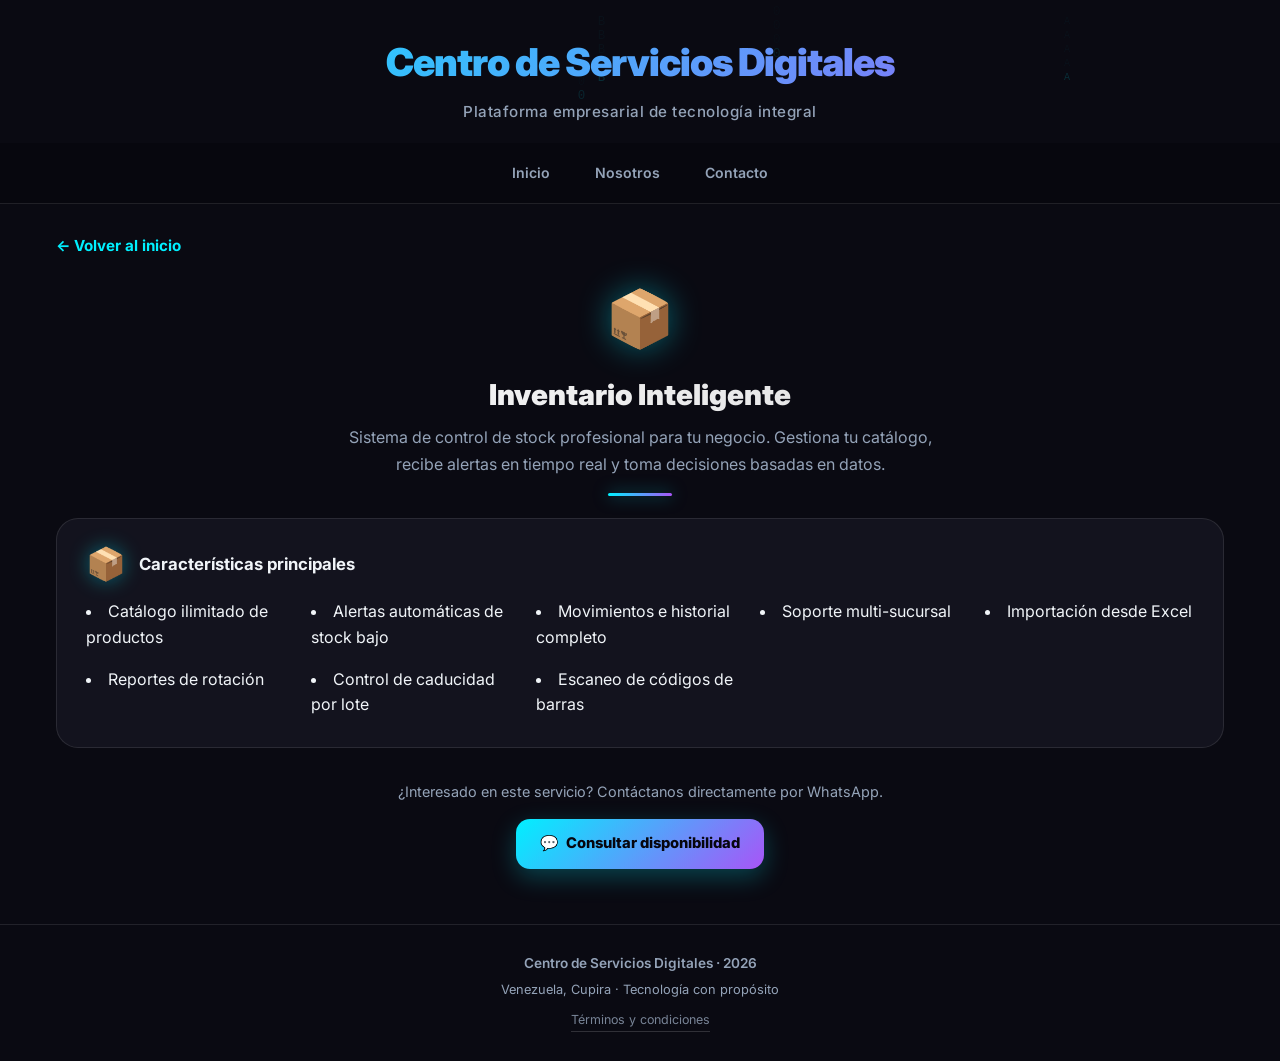
<file: inventario.html>
<!DOCTYPE html>
<html lang="es">
<head>
<meta charset="UTF-8">
<meta name="viewport" content="width=device-width, initial-scale=1.0">
<meta name="description" content="Inventario Inteligente - Centro de Servicios Digitales. Sistema de control de stock profesional para tu negocio. Gestiona tu catálogo, recibe alertas en tiempo real y toma decisiones basadas en datos.">
<title>Inventario Inteligente | Centro de Servicios Digitales</title>
<link rel="preconnect" href="https://fonts.googleapis.com">
<link rel="preconnect" href="https://fonts.gstatic.com" crossorigin>
<link href="https://fonts.googleapis.com/css2?family=Inter:wght@300;400;500;600;700;800;900&display=swap" rel="stylesheet">
<style>
:root {
  --bg-body: #0a0a12;
  --bg-card: rgba(22,22,34,.78);
  --text-primary: #f1f5f9;
  --text-secondary: #94a3b8;
  --accent: #00f0ff;
  --accent-purple: #a855f7;
  --accent-gold: #fbbf24;
  --border: rgba(255,255,255,0.10);
  --shadow-glow: 0 0 30px rgba(0,240,255,.12);
}
* { margin:0; padding:0; box-sizing:border-box; }
html { scroll-behavior:smooth; }
html, body { height:100%; }
body {
  font-family:'Inter',-apple-system,BlinkMacSystemFont,sans-serif;
  color:var(--text-primary);
  background:var(--bg-body);
  line-height:1.6;
  -webkit-font-smoothing:antialiased;
}
#matrix {
  position:fixed; inset:0; width:100%; height:100%;
  z-index:0; pointer-events:none; opacity:.35;
}
.content { position:relative; z-index:1; }
header {
  text-align:center; padding:2rem 1rem 1.2rem;
  animation: fadeInDown .8s ease both;
}
.logo {
  font-size:2.4rem; font-weight:900; letter-spacing:-1px;
  background:linear-gradient(135deg,var(--accent),var(--accent-purple));
  -webkit-background-clip:text; -webkit-text-fill-color:transparent;
  background-clip:text; animation: glowPulse 4s ease-in-out infinite;
}
.tagline {
  margin-top:.4rem; color:var(--text-secondary);
  font-size:.95rem; letter-spacing:.5px; font-weight:500;
}
@keyframes glowPulse {
  0%,100% { filter: drop-shadow(0 0 8px rgba(0,240,255,.2)); }
  50% { filter: drop-shadow(0 0 16px rgba(168,85,247,.35)); }
}
@keyframes fadeInDown {
  from { opacity:0; transform: translateY(-12px); }
  to { opacity:1; transform: translateY(0); }
}
@keyframes fadeInUp {
  from { opacity:0; transform: translateY(16px); }
  to { opacity:1; transform: translateY(0); }
}
nav.main-nav {
  display:flex; justify-content:center; gap:.5rem;
  padding:.6rem 1rem; position:sticky; top:0;
  background:rgba(8,8,14,.82); backdrop-filter:blur(16px) saturate(1.4);
  border-bottom:1px solid var(--border); z-index:50;
  animation: fadeInDown .8s .1s ease both;
}
nav.main-nav a {
  color:var(--text-secondary); text-decoration:none;
  font-weight:600; font-size:.88rem; padding:.5rem 1.1rem;
  border-radius:999px; border:1px solid transparent;
  transition:all .3s cubic-bezier(.4,0,.2,1); cursor:pointer;
}
nav.main-nav a:hover, nav.main-nav a.active {
  color:var(--accent); border-color:rgba(0,240,255,.35);
  background:rgba(0,240,255,.07);
  box-shadow:0 0 24px rgba(0,240,255,.12), inset 0 1px 0 rgba(255,255,255,.06);
}
section {
  max-width:1200px; margin:0 auto;
  padding:1.8rem 1rem 2.4rem;
}
h2.section-title {
  font-size:1.6rem; font-weight:800; text-align:center; margin-bottom:.4rem;
  background:linear-gradient(135deg,#fff,rgba(255,255,255,.8));
  -webkit-background-clip:text; -webkit-text-fill-color:transparent; background-clip:text;
}
p.section-subtitle {
  text-align:center; color:var(--text-secondary);
  margin-bottom:1.6rem; font-size:.95rem;
}
.glow-line {
  width:64px; height:3px; margin:.5rem auto 1.4rem;
  border-radius:3px; background:linear-gradient(90deg,var(--accent),var(--accent-purple));
  box-shadow:0 0 16px rgba(0,240,255,.5);
}
.grid { display:grid; gap:1.1rem; }
.services { grid-template-columns:repeat(auto-fit,minmax(280px,1fr)); }
.card {
  background:var(--bg-card); border:1px solid var(--border);
  border-radius:20px; padding:1.4rem;
  transition:all .4s cubic-bezier(.4,0,.2,1);
  position:relative; overflow:hidden;
  animation: fadeInUp .7s ease both;
  backdrop-filter:blur(8px);
}
.card::before {
  content:''; position:absolute; inset:0;
  background:radial-gradient(circle at 50% 0%, rgba(0,240,255,.07), transparent 55%);
  opacity:0; transition:opacity .4s ease; pointer-events:none;
}
.card:hover::before { opacity:1; }
.card:hover {
  border-color:rgba(0,240,255,.3);
  transform:translateY(-4px) scale(1.01);
  box-shadow:0 20px 40px rgba(0,0,0,.45), var(--shadow-glow);
}
.card-header {
  display:flex; align-items:center; gap:.8rem;
  margin-bottom:.7rem; position:relative; z-index:1;
}
.card-icon {
  font-size:2rem; filter:drop-shadow(0 0 10px rgba(0,240,255,.4));
  line-height:1;
}
.card-title { font-weight:700; font-size:1.05rem; }
.card p {
  color:var(--text-secondary); font-size:.92rem;
  line-height:1.65; position:relative; z-index:1;
}
.card .features {
  margin-top:.7rem; padding-left:1.2rem;
  color:var(--text-secondary); font-size:.86rem;
  line-height:1.85; position:relative; z-index:1;
}
.card .features li::marker { color:var(--accent); }
.btn {
  display:inline-flex; align-items:center; justify-content:center; gap:.5rem;
  padding:.85rem 1.5rem; border-radius:14px;
  background:linear-gradient(135deg,var(--accent),var(--accent-purple));
  color:#06060e; font-weight:800; font-size:.92rem;
  text-decoration:none; border:none; cursor:pointer;
  transition:all .3s cubic-bezier(.4,0,.2,1);
  box-shadow:0 8px 24px rgba(0,240,255,.25);
  position:relative; overflow:hidden;
}
.btn::after {
  content:''; position:absolute; inset:0;
  background:linear-gradient(135deg,rgba(255,255,255,.3),transparent 55%);
  opacity:0; transition:opacity .3s ease;
}
.btn:hover::after { opacity:1; }
.btn:hover {
  transform:translateY(-2px) scale(1.03);
  box-shadow:0 14px 32px rgba(168,85,247,.35);
}
.contact-cta { text-align:center; margin:1.8rem 0; }
.service-btn {
  display:flex; align-items:center; gap:1rem;
  padding:1.2rem 1.4rem; border-radius:18px;
  background:linear-gradient(135deg,rgba(24,24,36,.85),rgba(16,16,26,.75));
  border:1px solid rgba(255,255,255,.12);
  color:var(--text-primary); cursor:pointer; text-align:left;
  transition:all .4s cubic-bezier(.4,0,.2,1);
  box-shadow:0 10px 28px rgba(0,0,0,.4), inset 0 1px 0 rgba(255,255,255,.06);
  width:100%; position:relative; overflow:hidden;
  text-decoration:none;
}
.service-btn::before {
  content:''; position:absolute; inset:0;
  background:radial-gradient(circle at 50% 0%,rgba(0,240,255,.08),transparent 60%);
  opacity:0; transition:opacity .4s ease;
}
.service-btn:hover::before { opacity:1; }
.service-btn:hover {
  border-color:rgba(0,240,255,.45);
  transform:translateY(-3px);
  box-shadow:0 18px 40px rgba(0,0,0,.5), 0 0 24px rgba(0,240,255,.1);
}
.service-icon { font-size:2rem; filter:drop-shadow(0 0 8px rgba(0,240,255,.4)); flex-shrink:0; }
.service-body { display:flex; flex-direction:column; gap:.2rem; }
.service-title { font-weight:700; font-size:1rem; }
.service-desc { color:var(--text-secondary); font-size:.88rem; line-height:1.5; }
.service-btn-inventario { border-color:rgba(0,234,255,.3); }
.service-btn-inventario:hover { border-color:rgba(0,234,255,.6); box-shadow:0 0 28px rgba(0,240,255,.15), 0 18px 40px rgba(0,0,0,.45); }
.service-btn-impresiones { border-color:rgba(176,38,255,.3); }
.service-btn-impresiones:hover { border-color:rgba(176,38,255,.6); box-shadow:0 0 28px rgba(168,85,247,.15), 0 18px 40px rgba(0,0,0,.45); }
.service-btn-automatizaciones { border-color:rgba(255,80,80,.3); }
.service-btn-automatizaciones:hover { border-color:rgba(255,80,80,.6); box-shadow:0 0 28px rgba(255,80,80,.15), 0 18px 40px rgba(0,0,0,.45); }
.service-btn-ecommerce { border-color:rgba(0,220,120,.3); }
.service-btn-ecommerce:hover { border-color:rgba(0,220,120,.6); box-shadow:0 0 28px rgba(0,220,120,.15), 0 18px 40px rgba(0,0,0,.45); }
.service-btn-video { border-color:rgba(255,160,0,.3); }
.service-btn-video:hover { border-color:rgba(255,160,0,.6); box-shadow:0 0 28px rgba(255,160,0,.15), 0 18px 40px rgba(0,0,0,.45); }
.service-btn-proyectos { border-color:rgba(255,210,0,.3); }
.service-btn-proyectos:hover { border-color:rgba(255,210,0,.6); box-shadow:0 0 28px rgba(255,210,0,.15), 0 18px 40px rgba(0,0,0,.45); }
.social-card {
  display:flex; align-items:center; gap:1rem;
  padding:1.2rem 1.4rem; border-radius:20px;
  background:linear-gradient(135deg,rgba(24,24,36,.88),rgba(16,16,26,.78));
  border:1px solid rgba(255,255,255,.12);
  color:var(--text-primary); text-decoration:none;
  transition:all .4s cubic-bezier(.4,0,.2,1);
  box-shadow:0 10px 28px rgba(0,0,0,.4), inset 0 1px 0 rgba(255,255,255,.06);
  position:relative; overflow:hidden;
}
.social-card:hover { transform:translateY(-4px); }
.social-icon-wrap {
  width:52px; height:52px; border-radius:16px;
  background:rgba(255,255,255,.06); border:1px solid rgba(255,255,255,.12);
  display:flex; align-items:center; justify-content:center; flex-shrink:0;
  box-shadow:inset 0 1px 0 rgba(255,255,255,.12), 0 8px 20px rgba(0,0,0,.35);
}
.social-icon { font-size:1.6rem; }
.social-info { display:flex; flex-direction:column; gap:.15rem; }
.social-title { font-weight:800; font-size:1.05rem; }
.social-handle { color:var(--text-secondary); font-size:.88rem; }
.social-arrow { margin-left:auto; color:var(--text-secondary); font-size:1.3rem; transition:all .3s ease; }
.social-card:hover .social-arrow { color:#fff; transform:translateX(5px); }
.tiktok-card:hover { border-color:rgba(255,0,128,.6); box-shadow:0 0 36px rgba(255,0,128,.18), 0 18px 40px rgba(0,0,0,.45); }
.tiktok-card .social-icon { filter:drop-shadow(0 0 10px rgba(255,0,128,.6)); }
.facebook-card:hover { border-color:rgba(24,119,242,.6); box-shadow:0 0 36px rgba(24,119,242,.18), 0 18px 40px rgba(0,0,0,.45); }
.facebook-card .social-icon { filter:drop-shadow(0 0 10px rgba(24,119,242,.6)); }
.story-card {
  position:relative; background:rgba(18,16,12,.8);
  border:1px solid rgba(255,255,255,.1); border-radius:24px;
  padding:2.2rem 2rem 2.4rem; isolation:isolate; overflow:hidden;
  box-shadow:inset 0 1px 0 rgba(255,255,255,.06), 0 24px 60px rgba(0,0,0,.55);
}
.story-card::before {
  content:''; position:absolute; inset:0;
  background: repeating-linear-gradient(0deg,transparent,transparent 3px,rgba(0,0,0,.08) 4px),
             repeating-linear-gradient(90deg,transparent,transparent 3px,rgba(0,0,0,.08) 4px);
  pointer-events:none; z-index:0;
}
.story-card::after {
  content:''; position:absolute; inset:0;
  background:radial-gradient(circle at 50% 0%,rgba(255,210,120,.1),transparent 55%);
  pointer-events:none; z-index:0;
}
.story-mark { position:relative; z-index:1; display:flex; align-items:center; gap:10px; margin:1.2rem 0; }
.story-mark-line { flex:1; height:1px; background:rgba(255,255,255,.2); box-shadow:0 0 10px rgba(255,210,120,.2); }
.story-mark-dot { width:10px; height:10px; border-radius:50%; background:var(--accent-gold); box-shadow:0 0 14px rgba(255,215,0,.8); }
.story-title { position:relative; z-index:1; text-align:center; font-size:1.7rem; font-weight:900; letter-spacing:-.3px; background:linear-gradient(135deg,#fff,rgba(255,255,255,.85)); -webkit-background-clip:text; -webkit-text-fill-color:transparent; background-clip:text; margin-bottom:1.2rem; filter:drop-shadow(0 0 14px rgba(255,210,120,.3)); }
.story-text { position:relative; z-index:1; color:var(--text-secondary); font-size:1rem; line-height:1.85; margin-bottom:1rem; text-wrap:pretty; font-style:italic; }
.story-text strong { color:#fff; font-style:normal; font-weight:700; }
.back-link {
  display:inline-flex; align-items:center; gap:.4rem;
  margin-bottom:1rem; color:var(--accent);
  font-weight:700; font-size:.95rem;
  transition:all .25s ease; text-decoration:none;
}
.back-link:hover { text-shadow:0 0 14px rgba(0,240,255,.55); transform:translateX(-3px); }
.footer {
  text-align:center; padding:1.8rem 1rem;
  color:var(--text-secondary); font-size:.85rem;
  border-top:1px solid var(--border); position:relative; z-index:1;
}
.footer a.terms-link {
  display:inline-block; margin-top:.6rem; font-size:.78rem;
  color:var(--text-secondary); text-decoration:none;
  border-bottom:1px solid rgba(255,255,255,.2); padding-bottom:1px;
  opacity:.8; transition:all .2s ease;
}
.footer a.terms-link:hover { color:var(--accent); border-bottom-color:var(--accent); }
@keyframes barPulse {
  0%,100% { opacity:.95; transform: scaleY(1); transform-origin: bottom; }
  50% { opacity:1; transform: scaleY(1.04); transform-origin: bottom; }
}
input, textarea {
  background:rgba(255,255,255,.04); border:1px solid var(--border);
  border-radius:14px; padding:.8rem 1.1rem;
  color:var(--text-primary); font-family:inherit; font-size:.95rem;
  outline:none; transition:all .3s ease; width:100%;
}
input:focus, textarea:focus {
  border-color:rgba(0,240,255,.45);
  box-shadow:0 0 16px rgba(0,240,255,.1), inset 0 1px 0 rgba(255,255,255,.04);
  background:rgba(255,255,255,.06);
}
::placeholder { color:rgba(148,163,184,.6); }
@media (max-width:768px) {
  .logo { font-size:1.8rem; }
  .services { grid-template-columns:1fr; }
  nav.main-nav { gap:.3rem; padding:.5rem; }
  nav.main-nav a { font-size:.8rem; padding:.4rem .8rem; }
  .story-card { padding:1.6rem 1.2rem; }
}
.delay-1 { animation-delay:.05s; }
.delay-2 { animation-delay:.1s; }
.delay-3 { animation-delay:.15s; }
.delay-4 { animation-delay:.2s; }
.delay-5 { animation-delay:.25s; }
.delay-6 { animation-delay:.3s; }

/* ===== SERVICE PAGE SPECIFIC ===== */
.service-hero {
  text-align:center; margin-bottom:1.2rem;
  animation: fadeInUp .7s ease both;
}
.service-hero-icon {
  font-size:3.5rem; margin-bottom:.5rem;
  filter:drop-shadow(0 0 16px rgba(0,240,255,.4));
  display:inline-block;
  animation: floatIcon 3s ease-in-out infinite;
}
@keyframes floatIcon {
  0%,100% { transform: translateY(0); }
  50% { transform: translateY(-6px); }
}
.service-hero-title {
  font-size:1.8rem; font-weight:900;
  background:linear-gradient(135deg,#fff,rgba(255,255,255,.85));
  -webkit-background-clip:text; -webkit-text-fill-color:transparent; background-clip:text;
  margin-bottom:.4rem;
}
.service-hero-desc {
  color:var(--text-secondary); font-size:1rem; max-width:600px;
  margin:0 auto 1rem; line-height:1.65;
}
.service-detail-card {
  background:var(--bg-card); border:1px solid var(--border);
  border-radius:22px; padding:1.8rem;
  transition:all .4s ease; position:relative; overflow:hidden;
  animation: fadeInUp .7s .1s ease both;
}
.service-detail-card:hover {
  border-color:rgba(0,240,255,.3);
  box-shadow:0 20px 45px rgba(0,0,0,.45), 0 0 20px rgba(0,240,255,.08);
}
.service-detail-card::before {
  content:''; position:absolute; inset:0;
  background:radial-gradient(circle at 50% 0%, rgba(0,240,255,.06), transparent 55%);
  opacity:0; transition:opacity .4s ease; pointer-events:none;
}
.service-detail-card:hover::before { opacity:1; }
.feature-grid {
  display:grid; grid-template-columns:repeat(auto-fit,minmax(200px,1fr)); gap:1rem;
  margin-top:1.2rem;
}
.feature-item {
  background:rgba(255,255,255,.04); border:1px solid rgba(255,255,255,.08);
  border-radius:14px; padding:1rem 1.2rem;
  display:flex; align-items:center; gap:.7rem;
  transition:all .3s ease;
}
.feature-item:hover {
  background:rgba(0,240,255,.06); border-color:rgba(0,240,255,.25);
  transform:translateX(4px);
}
.feature-check {
  width:24px; height:24px; border-radius:50%;
  background:linear-gradient(135deg,var(--accent),var(--accent-purple));
  display:flex; align-items:center; justify-content:center;
  font-size:.75rem; color:#06060e; font-weight:900; flex-shrink:0;
}
.feature-text { color:var(--text-secondary); font-size:.88rem; font-weight:500; }
.cta-section {
  text-align:center; margin:2rem 0 1rem;
  animation: fadeInUp .7s .2s ease both;
}
.cta-section p {
  color:var(--text-secondary); font-size:.9rem; margin-bottom:1rem;
}
</style>
</head>
<body>

<canvas id="matrix"></canvas>

<div class="content">

<header>
  <div class="logo">Centro de Servicios Digitales</div>
  <div class="tagline">Plataforma empresarial de tecnología integral</div>
</header>

<nav class="main-nav">
  <a href="index.html">Inicio</a>
  <a href="nosotros.html">Nosotros</a>
  <a href="contacto.html">Contacto</a>
</nav>

<section>
  <a class="back-link" href="index.html">← Volver al inicio</a>

  <div class="service-hero">
    <div class="service-hero-icon">📦</div>
    <h1 class="service-hero-title">Inventario Inteligente</h1>
    <p class="service-hero-desc">Sistema de control de stock profesional para tu negocio. Gestiona tu catálogo, recibe alertas en tiempo real y toma decisiones basadas en datos.</p>
    <div class="glow-line"></div>
  </div>

  <div class="service-detail-card">
    <div class="card-header">
      <div class="card-icon">📦</div>
      <div class="card-title">Características principales</div>
    </div>
    <div class="feature-grid">
      <li>Catálogo ilimitado de productos</li><li>Alertas automáticas de stock bajo</li><li>Movimientos e historial completo</li><li>Soporte multi-sucursal</li><li>Importación desde Excel</li><li>Reportes de rotación</li><li>Control de caducidad por lote</li><li>Escaneo de códigos de barras</li>
    </div>
  </div>

  <div class="cta-section">
    <p>¿Interesado en este servicio? Contáctanos directamente por WhatsApp.</p>
    <a class="btn" href="https://wa.me/5804242138320" target="_blank" rel="noopener">
      <span>💬</span> Consultar disponibilidad
    </a>
  </div>
</section>

<footer class="footer">
  <div style="font-weight:600;">Centro de Servicios Digitales · 2026</div>
  <div style="font-size:.8rem;margin-top:.3rem;">Venezuela, Cupira · Tecnología con propósito</div>
  <a href="terminos.html" class="terms-link">Términos y condiciones</a>
</footer>

</div>

<script>
function initMatrix() {
  const canvas = document.getElementById('matrix');
  const ctx = canvas.getContext('2d');
  let width, height;
  const drops = [];
  const chars = '0123456789ABCDEF';

  function resize() {
    width = canvas.width = window.innerWidth;
    height = canvas.height = window.innerHeight;
  }

  class Drop {
    constructor() { this.reset(true); }
    reset(initial) {
      this.x = Math.random() * width;
      this.y = initial ? Math.random() * -height : -20;
      this.speed = Math.random() * 1.2 + 0.8;
      this.char = chars[Math.floor(Math.random() * chars.length)];
      this.opacity = Math.random() * 0.3 + 0.2;
      this.size = Math.random() * 4 + 10;
      this.trail = Math.floor(Math.random() * 5 + 3);
    }
    update() {
      this.y += this.speed;
      if (this.y > height + 30) this.reset(false);
      if (Math.random() > 0.99) {
        this.char = chars[Math.floor(Math.random() * chars.length)];
      }
    }
    draw() {
      ctx.font = this.size + 'px monospace';
      ctx.fillStyle = `rgba(0,240,255,${this.opacity})`;
      ctx.fillText(this.char, this.x, this.y);
      ctx.fillStyle = `rgba(0,240,255,${this.opacity * 0.22})`;
      for (let i = 1; i < this.trail; i++) {
        ctx.fillText(this.char, this.x, this.y - i * 14);
      }
    }
  }

  function init() {
    resize();
    const count = width < 768 ? 20 : 40;
    drops.length = 0;
    for (let i = 0; i < count; i++) drops.push(new Drop());
  }

  function animate() {
    ctx.clearRect(0, 0, width, height);
    drops.forEach(d => { d.update(); d.draw(); });
    requestAnimationFrame(animate);
  }

  init(); animate();

  let timeout;
  window.addEventListener('resize', () => {
    clearTimeout(timeout);
    timeout = setTimeout(() => {
      resize();
      const target = width < 768 ? 20 : 40;
      while (drops.length > target) drops.pop();
      while (drops.length < target) drops.push(new Drop());
    }, 200);
  });
}
initMatrix();
</script>
</body>
</html>
</file>
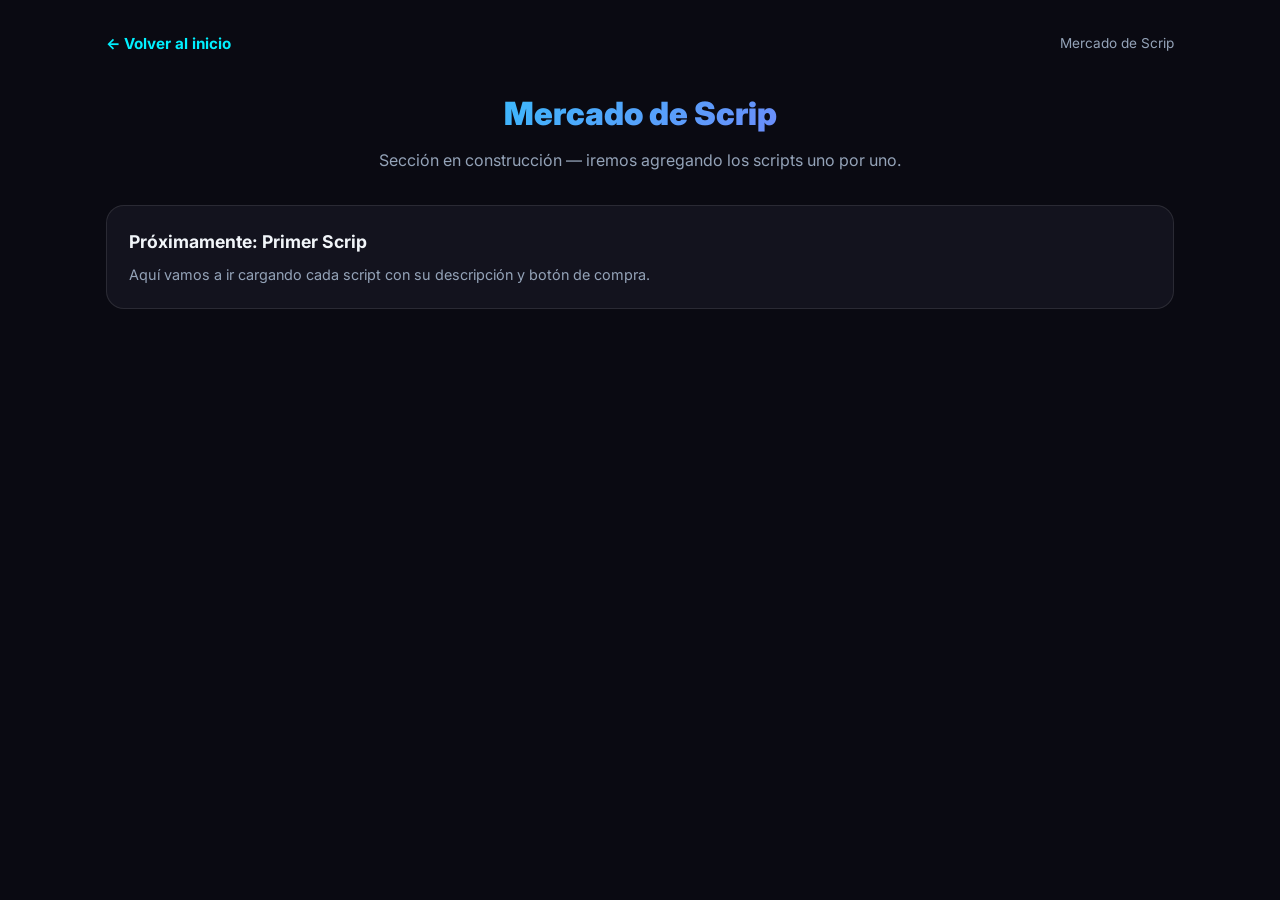
<file: mercado-scrip.html>
<!DOCTYPE html>
<html lang="es">
<head>
<meta charset="UTF-8">
<meta name="viewport" content="width=device-width, initial-scale=1.0">
<title>Mercado de Scrip | Centro de Servicios Digitales</title>
<link rel="preconnect" href="https://fonts.googleapis.com">
<link rel="preconnect" href="https://fonts.gstatic.com" crossorigin>
<link href="https://fonts.googleapis.com/css2?family=Inter:wght@300;400;500;600;700;800;900&display=swap" rel="stylesheet">
<style>
:root {
  --bg-body: #0a0a12;
  --bg-card: rgba(22,22,34,.78);
  --text-primary: #f1f5f9;
  --text-secondary: #94a3b8;
  --accent: #00f0ff;
  --accent-purple: #a855f7;
  --border: rgba(255,255,255,0.10);
}
* { margin:0; padding:0; box-sizing:border-box; }
body {
  font-family:'Inter',-apple-system,BlinkMacSystemFont,sans-serif;
  color:var(--text-primary);
  background:var(--bg-body);
  line-height:1.6;
}
.content { position:relative; z-index:1; max-width:1100px; margin:0 auto; padding:2rem 1rem; }
.top-bar { display:flex; justify-content:space-between; align-items:center; margin-bottom:2rem; }
.back-link {
  color:var(--accent); text-decoration:none; font-weight:700; font-size:.95rem;
}
.title {
  text-align:center; font-size:2rem; font-weight:900;
  background:linear-gradient(135deg,var(--accent),var(--accent-purple));
  -webkit-background-clip:text; -webkit-text-fill-color:transparent;
  margin-bottom:.5rem;
}
.subtitle { text-align:center; color:var(--text-secondary); margin-bottom:2rem; }
.scripts-list { display:grid; grid-template-columns:repeat(auto-fit,minmax(280px,1fr)); gap:1.2rem; }
.card {
  background:var(--bg-card); border:1px solid var(--border);
  border-radius:18px; padding:1.4rem;
}
.card h3 { font-size:1.1rem; margin-bottom:.4rem; }
.card p { color:var(--text-secondary); font-size:.9rem; }
</style>
</head>
<body>
<div class="content">
  <div class="top-bar">
    <a href="index.html" class="back-link">← Volver al inicio</a>
    <span style="color:var(--text-secondary); font-size:.85rem;">Mercado de Scrip</span>
  </div>

  <h1 class="title">Mercado de Scrip</h1>
  <p class="subtitle">Sección en construcción — iremos agregando los scripts uno por uno.</p>

  <div class="scripts-list" id="lista-scripts">
    <div class="card">
      <h3>Próximamente: Primer Scrip</h3>
      <p>Aquí vamos a ir cargando cada script con su descripción y botón de compra.</p>
    </div>
  </div>
</div>
</body>
</html>
</file>
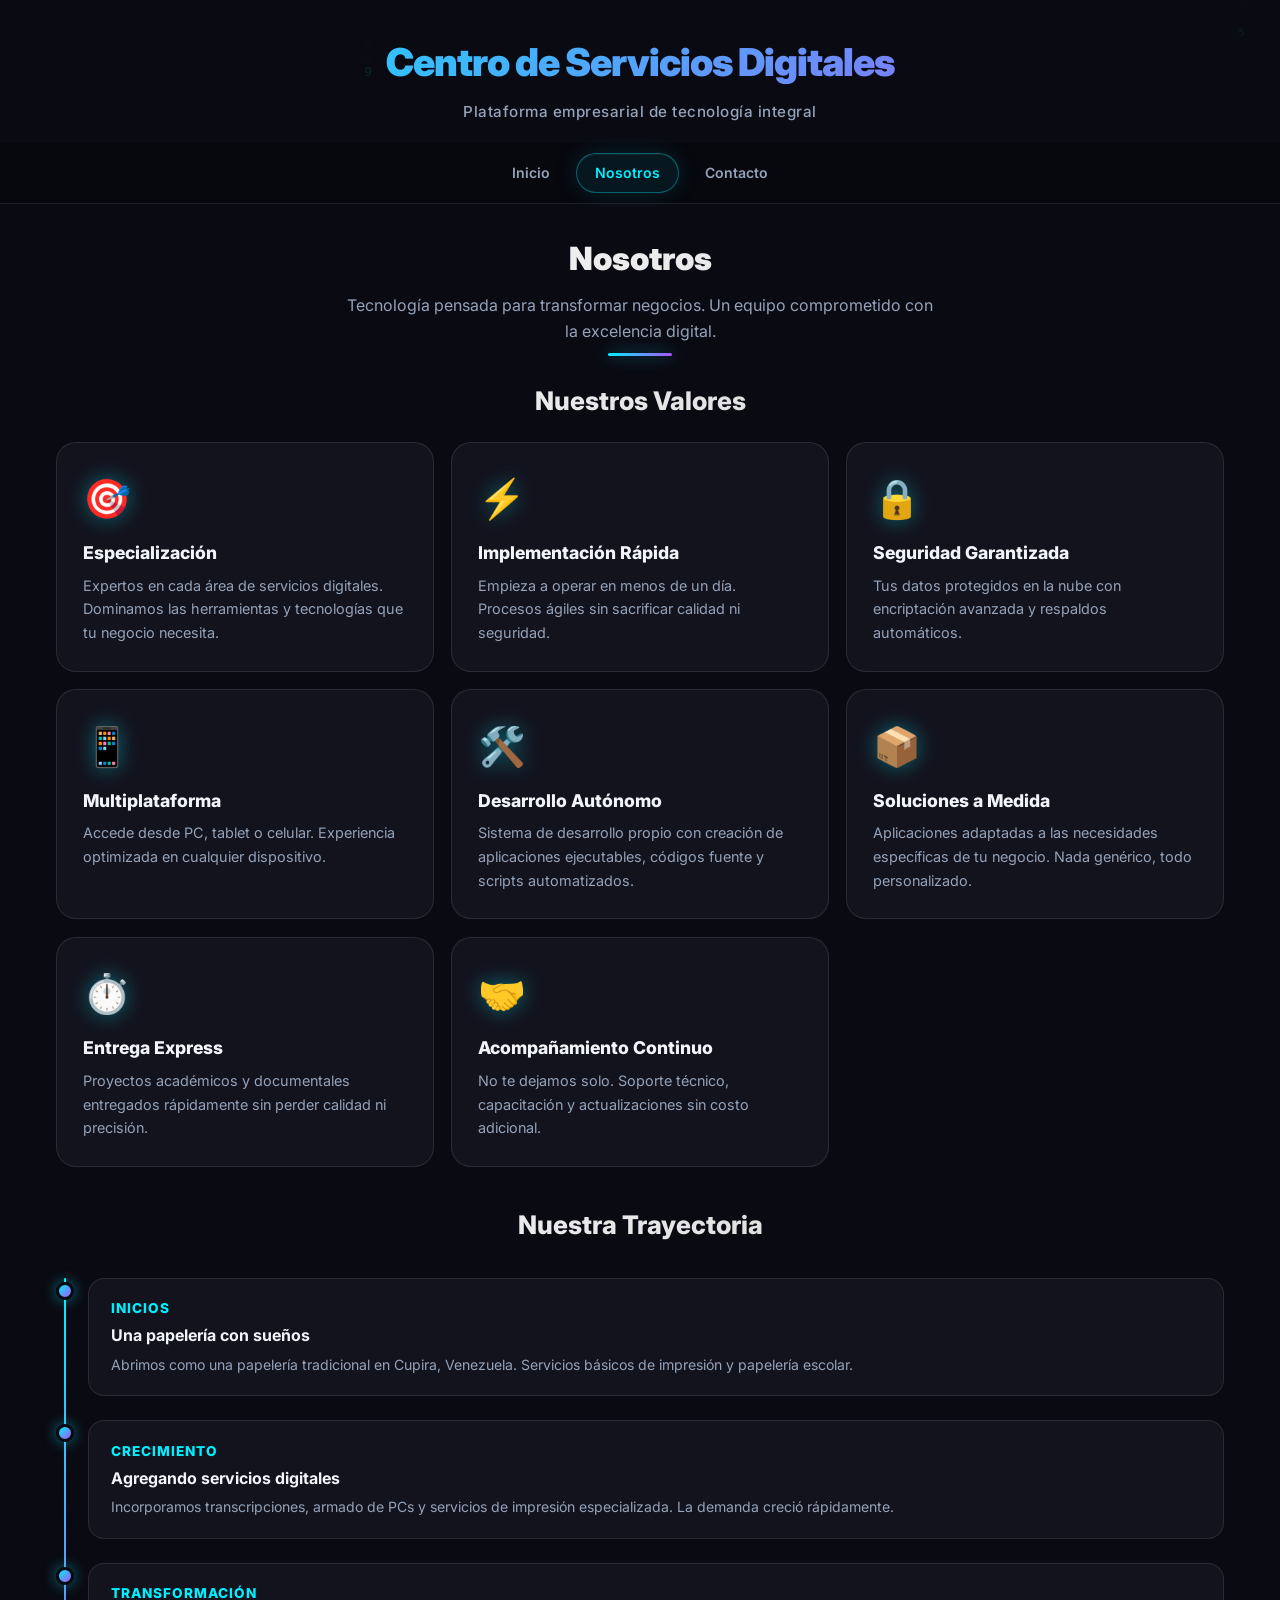
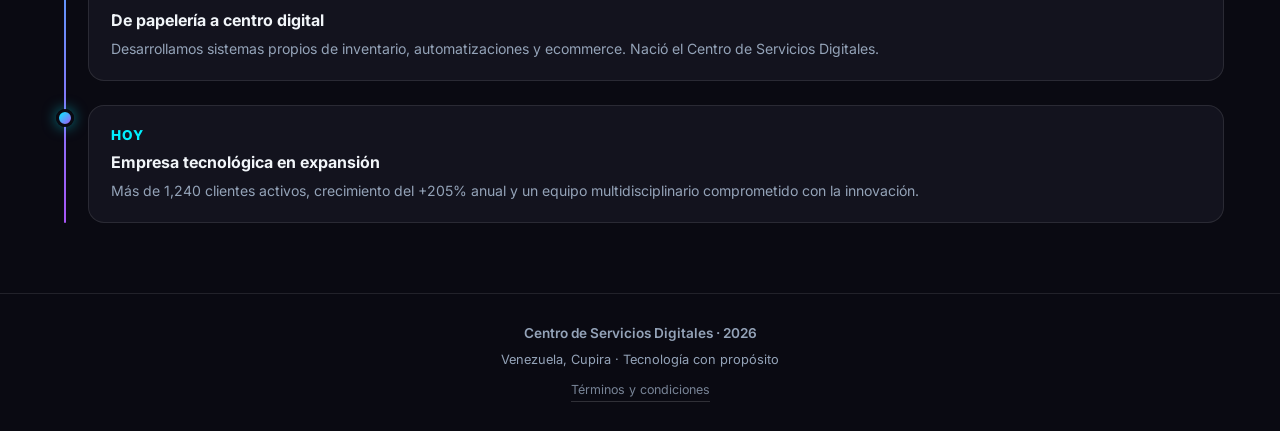
<file: nosotros.html>
<!DOCTYPE html>
<html lang="es">
<head>
<meta charset="UTF-8">
<meta name="viewport" content="width=device-width, initial-scale=1.0">
<meta name="description" content="Conoce al equipo de Centro de Servicios Digitales. Especialistas en tecnología, desarrollo y servicios digitales para empresas en Venezuela.">
<title>Nosotros | Centro de Servicios Digitales</title>
<link rel="preconnect" href="https://fonts.googleapis.com">
<link rel="preconnect" href="https://fonts.gstatic.com" crossorigin>
<link href="https://fonts.googleapis.com/css2?family=Inter:wght@300;400;500;600;700;800;900&display=swap" rel="stylesheet">
<style>
:root {
  --bg-body: #0a0a12;
  --bg-card: rgba(22,22,34,.78);
  --text-primary: #f1f5f9;
  --text-secondary: #94a3b8;
  --accent: #00f0ff;
  --accent-purple: #a855f7;
  --accent-gold: #fbbf24;
  --border: rgba(255,255,255,0.10);
  --shadow-glow: 0 0 30px rgba(0,240,255,.12);
}
* { margin:0; padding:0; box-sizing:border-box; }
html { scroll-behavior:smooth; }
html, body { height:100%; }
body {
  font-family:'Inter',-apple-system,BlinkMacSystemFont,sans-serif;
  color:var(--text-primary);
  background:var(--bg-body);
  line-height:1.6;
  -webkit-font-smoothing:antialiased;
}
#matrix {
  position:fixed; inset:0; width:100%; height:100%;
  z-index:0; pointer-events:none; opacity:.35;
}
.content { position:relative; z-index:1; }
header {
  text-align:center; padding:2rem 1rem 1.2rem;
  animation: fadeInDown .8s ease both;
}
.logo {
  font-size:2.4rem; font-weight:900; letter-spacing:-1px;
  background:linear-gradient(135deg,var(--accent),var(--accent-purple));
  -webkit-background-clip:text; -webkit-text-fill-color:transparent;
  background-clip:text; animation: glowPulse 4s ease-in-out infinite;
}
.tagline {
  margin-top:.4rem; color:var(--text-secondary);
  font-size:.95rem; letter-spacing:.5px; font-weight:500;
}
@keyframes glowPulse {
  0%,100% { filter: drop-shadow(0 0 8px rgba(0,240,255,.2)); }
  50% { filter: drop-shadow(0 0 16px rgba(168,85,247,.35)); }
}
@keyframes fadeInDown {
  from { opacity:0; transform: translateY(-12px); }
  to { opacity:1; transform: translateY(0); }
}
@keyframes fadeInUp {
  from { opacity:0; transform: translateY(16px); }
  to { opacity:1; transform: translateY(0); }
}
nav.main-nav {
  display:flex; justify-content:center; gap:.5rem;
  padding:.6rem 1rem; position:sticky; top:0;
  background:rgba(8,8,14,.82); backdrop-filter:blur(16px) saturate(1.4);
  border-bottom:1px solid var(--border); z-index:50;
  animation: fadeInDown .8s .1s ease both;
}
nav.main-nav a {
  color:var(--text-secondary); text-decoration:none;
  font-weight:600; font-size:.88rem; padding:.5rem 1.1rem;
  border-radius:999px; border:1px solid transparent;
  transition:all .3s cubic-bezier(.4,0,.2,1); cursor:pointer;
}
nav.main-nav a:hover, nav.main-nav a.active {
  color:var(--accent); border-color:rgba(0,240,255,.35);
  background:rgba(0,240,255,.07);
  box-shadow:0 0 24px rgba(0,240,255,.12), inset 0 1px 0 rgba(255,255,255,.06);
}
section {
  max-width:1200px; margin:0 auto;
  padding:1.8rem 1rem 2.4rem;
}
h2.section-title {
  font-size:1.6rem; font-weight:800; text-align:center; margin-bottom:.4rem;
  background:linear-gradient(135deg,#fff,rgba(255,255,255,.8));
  -webkit-background-clip:text; -webkit-text-fill-color:transparent; background-clip:text;
}
p.section-subtitle {
  text-align:center; color:var(--text-secondary);
  margin-bottom:1.6rem; font-size:.95rem;
}
.glow-line {
  width:64px; height:3px; margin:.5rem auto 1.4rem;
  border-radius:3px; background:linear-gradient(90deg,var(--accent),var(--accent-purple));
  box-shadow:0 0 16px rgba(0,240,255,.5);
}
.grid { display:grid; gap:1.1rem; }
.services { grid-template-columns:repeat(auto-fit,minmax(280px,1fr)); }
.card {
  background:var(--bg-card); border:1px solid var(--border);
  border-radius:20px; padding:1.4rem;
  transition:all .4s cubic-bezier(.4,0,.2,1);
  position:relative; overflow:hidden;
  animation: fadeInUp .7s ease both;
  backdrop-filter:blur(8px);
}
.card::before {
  content:''; position:absolute; inset:0;
  background:radial-gradient(circle at 50% 0%, rgba(0,240,255,.07), transparent 55%);
  opacity:0; transition:opacity .4s ease; pointer-events:none;
}
.card:hover::before { opacity:1; }
.card:hover {
  border-color:rgba(0,240,255,.3);
  transform:translateY(-4px) scale(1.01);
  box-shadow:0 20px 40px rgba(0,0,0,.45), var(--shadow-glow);
}
.card-header {
  display:flex; align-items:center; gap:.8rem;
  margin-bottom:.7rem; position:relative; z-index:1;
}
.card-icon {
  font-size:2rem; filter:drop-shadow(0 0 10px rgba(0,240,255,.4));
  line-height:1;
}
.card-title { font-weight:700; font-size:1.05rem; }
.card p {
  color:var(--text-secondary); font-size:.92rem;
  line-height:1.65; position:relative; z-index:1;
}
.card .features {
  margin-top:.7rem; padding-left:1.2rem;
  color:var(--text-secondary); font-size:.86rem;
  line-height:1.85; position:relative; z-index:1;
}
.card .features li::marker { color:var(--accent); }
.btn {
  display:inline-flex; align-items:center; justify-content:center; gap:.5rem;
  padding:.85rem 1.5rem; border-radius:14px;
  background:linear-gradient(135deg,var(--accent),var(--accent-purple));
  color:#06060e; font-weight:800; font-size:.92rem;
  text-decoration:none; border:none; cursor:pointer;
  transition:all .3s cubic-bezier(.4,0,.2,1);
  box-shadow:0 8px 24px rgba(0,240,255,.25);
  position:relative; overflow:hidden;
}
.btn::after {
  content:''; position:absolute; inset:0;
  background:linear-gradient(135deg,rgba(255,255,255,.3),transparent 55%);
  opacity:0; transition:opacity .3s ease;
}
.btn:hover::after { opacity:1; }
.btn:hover {
  transform:translateY(-2px) scale(1.03);
  box-shadow:0 14px 32px rgba(168,85,247,.35);
}
.contact-cta { text-align:center; margin:1.8rem 0; }
.service-btn {
  display:flex; align-items:center; gap:1rem;
  padding:1.2rem 1.4rem; border-radius:18px;
  background:linear-gradient(135deg,rgba(24,24,36,.85),rgba(16,16,26,.75));
  border:1px solid rgba(255,255,255,.12);
  color:var(--text-primary); cursor:pointer; text-align:left;
  transition:all .4s cubic-bezier(.4,0,.2,1);
  box-shadow:0 10px 28px rgba(0,0,0,.4), inset 0 1px 0 rgba(255,255,255,.06);
  width:100%; position:relative; overflow:hidden;
  text-decoration:none;
}
.service-btn::before {
  content:''; position:absolute; inset:0;
  background:radial-gradient(circle at 50% 0%,rgba(0,240,255,.08),transparent 60%);
  opacity:0; transition:opacity .4s ease;
}
.service-btn:hover::before { opacity:1; }
.service-btn:hover {
  border-color:rgba(0,240,255,.45);
  transform:translateY(-3px);
  box-shadow:0 18px 40px rgba(0,0,0,.5), 0 0 24px rgba(0,240,255,.1);
}
.service-icon { font-size:2rem; filter:drop-shadow(0 0 8px rgba(0,240,255,.4)); flex-shrink:0; }
.service-body { display:flex; flex-direction:column; gap:.2rem; }
.service-title { font-weight:700; font-size:1rem; }
.service-desc { color:var(--text-secondary); font-size:.88rem; line-height:1.5; }
.service-btn-inventario { border-color:rgba(0,234,255,.3); }
.service-btn-inventario:hover { border-color:rgba(0,234,255,.6); box-shadow:0 0 28px rgba(0,240,255,.15), 0 18px 40px rgba(0,0,0,.45); }
.service-btn-impresiones { border-color:rgba(176,38,255,.3); }
.service-btn-impresiones:hover { border-color:rgba(176,38,255,.6); box-shadow:0 0 28px rgba(168,85,247,.15), 0 18px 40px rgba(0,0,0,.45); }
.service-btn-automatizaciones { border-color:rgba(255,80,80,.3); }
.service-btn-automatizaciones:hover { border-color:rgba(255,80,80,.6); box-shadow:0 0 28px rgba(255,80,80,.15), 0 18px 40px rgba(0,0,0,.45); }
.service-btn-ecommerce { border-color:rgba(0,220,120,.3); }
.service-btn-ecommerce:hover { border-color:rgba(0,220,120,.6); box-shadow:0 0 28px rgba(0,220,120,.15), 0 18px 40px rgba(0,0,0,.45); }
.service-btn-video { border-color:rgba(255,160,0,.3); }
.service-btn-video:hover { border-color:rgba(255,160,0,.6); box-shadow:0 0 28px rgba(255,160,0,.15), 0 18px 40px rgba(0,0,0,.45); }
.service-btn-proyectos { border-color:rgba(255,210,0,.3); }
.service-btn-proyectos:hover { border-color:rgba(255,210,0,.6); box-shadow:0 0 28px rgba(255,210,0,.15), 0 18px 40px rgba(0,0,0,.45); }
.social-card {
  display:flex; align-items:center; gap:1rem;
  padding:1.2rem 1.4rem; border-radius:20px;
  background:linear-gradient(135deg,rgba(24,24,36,.88),rgba(16,16,26,.78));
  border:1px solid rgba(255,255,255,.12);
  color:var(--text-primary); text-decoration:none;
  transition:all .4s cubic-bezier(.4,0,.2,1);
  box-shadow:0 10px 28px rgba(0,0,0,.4), inset 0 1px 0 rgba(255,255,255,.06);
  position:relative; overflow:hidden;
}
.social-card:hover { transform:translateY(-4px); }
.social-icon-wrap {
  width:52px; height:52px; border-radius:16px;
  background:rgba(255,255,255,.06); border:1px solid rgba(255,255,255,.12);
  display:flex; align-items:center; justify-content:center; flex-shrink:0;
  box-shadow:inset 0 1px 0 rgba(255,255,255,.12), 0 8px 20px rgba(0,0,0,.35);
}
.social-icon { font-size:1.6rem; }
.social-info { display:flex; flex-direction:column; gap:.15rem; }
.social-title { font-weight:800; font-size:1.05rem; }
.social-handle { color:var(--text-secondary); font-size:.88rem; }
.social-arrow { margin-left:auto; color:var(--text-secondary); font-size:1.3rem; transition:all .3s ease; }
.social-card:hover .social-arrow { color:#fff; transform:translateX(5px); }
.tiktok-card:hover { border-color:rgba(255,0,128,.6); box-shadow:0 0 36px rgba(255,0,128,.18), 0 18px 40px rgba(0,0,0,.45); }
.tiktok-card .social-icon { filter:drop-shadow(0 0 10px rgba(255,0,128,.6)); }
.facebook-card:hover { border-color:rgba(24,119,242,.6); box-shadow:0 0 36px rgba(24,119,242,.18), 0 18px 40px rgba(0,0,0,.45); }
.facebook-card .social-icon { filter:drop-shadow(0 0 10px rgba(24,119,242,.6)); }
.story-card {
  position:relative; background:rgba(18,16,12,.8);
  border:1px solid rgba(255,255,255,.1); border-radius:24px;
  padding:2.2rem 2rem 2.4rem; isolation:isolate; overflow:hidden;
  box-shadow:inset 0 1px 0 rgba(255,255,255,.06), 0 24px 60px rgba(0,0,0,.55);
}
.story-card::before {
  content:''; position:absolute; inset:0;
  background: repeating-linear-gradient(0deg,transparent,transparent 3px,rgba(0,0,0,.08) 4px),
             repeating-linear-gradient(90deg,transparent,transparent 3px,rgba(0,0,0,.08) 4px);
  pointer-events:none; z-index:0;
}
.story-card::after {
  content:''; position:absolute; inset:0;
  background:radial-gradient(circle at 50% 0%,rgba(255,210,120,.1),transparent 55%);
  pointer-events:none; z-index:0;
}
.story-mark { position:relative; z-index:1; display:flex; align-items:center; gap:10px; margin:1.2rem 0; }
.story-mark-line { flex:1; height:1px; background:rgba(255,255,255,.2); box-shadow:0 0 10px rgba(255,210,120,.2); }
.story-mark-dot { width:10px; height:10px; border-radius:50%; background:var(--accent-gold); box-shadow:0 0 14px rgba(255,215,0,.8); }
.story-title { position:relative; z-index:1; text-align:center; font-size:1.7rem; font-weight:900; letter-spacing:-.3px; background:linear-gradient(135deg,#fff,rgba(255,255,255,.85)); -webkit-background-clip:text; -webkit-text-fill-color:transparent; background-clip:text; margin-bottom:1.2rem; filter:drop-shadow(0 0 14px rgba(255,210,120,.3)); }
.story-text { position:relative; z-index:1; color:var(--text-secondary); font-size:1rem; line-height:1.85; margin-bottom:1rem; text-wrap:pretty; font-style:italic; }
.story-text strong { color:#fff; font-style:normal; font-weight:700; }
.back-link {
  display:inline-flex; align-items:center; gap:.4rem;
  margin-bottom:1rem; color:var(--accent);
  font-weight:700; font-size:.95rem;
  transition:all .25s ease; text-decoration:none;
}
.back-link:hover { text-shadow:0 0 14px rgba(0,240,255,.55); transform:translateX(-3px); }
.footer {
  text-align:center; padding:1.8rem 1rem;
  color:var(--text-secondary); font-size:.85rem;
  border-top:1px solid var(--border); position:relative; z-index:1;
}
.footer a.terms-link {
  display:inline-block; margin-top:.6rem; font-size:.78rem;
  color:var(--text-secondary); text-decoration:none;
  border-bottom:1px solid rgba(255,255,255,.2); padding-bottom:1px;
  opacity:.8; transition:all .2s ease;
}
.footer a.terms-link:hover { color:var(--accent); border-bottom-color:var(--accent); }
@keyframes barPulse {
  0%,100% { opacity:.95; transform: scaleY(1); transform-origin: bottom; }
  50% { opacity:1; transform: scaleY(1.04); transform-origin: bottom; }
}
input, textarea {
  background:rgba(255,255,255,.04); border:1px solid var(--border);
  border-radius:14px; padding:.8rem 1.1rem;
  color:var(--text-primary); font-family:inherit; font-size:.95rem;
  outline:none; transition:all .3s ease; width:100%;
}
input:focus, textarea:focus {
  border-color:rgba(0,240,255,.45);
  box-shadow:0 0 16px rgba(0,240,255,.1), inset 0 1px 0 rgba(255,255,255,.04);
  background:rgba(255,255,255,.06);
}
::placeholder { color:rgba(148,163,184,.6); }
@media (max-width:768px) {
  .logo { font-size:1.8rem; }
  .services { grid-template-columns:1fr; }
  nav.main-nav { gap:.3rem; padding:.5rem; }
  nav.main-nav a { font-size:.8rem; padding:.4rem .8rem; }
  .story-card { padding:1.6rem 1.2rem; }
}
.delay-1 { animation-delay:.05s; }
.delay-2 { animation-delay:.1s; }
.delay-3 { animation-delay:.15s; }
.delay-4 { animation-delay:.2s; }
.delay-5 { animation-delay:.25s; }
.delay-6 { animation-delay:.3s; }

/* ===== ABOUT PAGE ===== */
.about-hero {
  text-align:center; margin-bottom:1.6rem;
  animation: fadeInUp .7s ease both;
}
.about-hero-title {
  font-size:2rem; font-weight:900;
  background:linear-gradient(135deg,#fff,rgba(255,255,255,.85));
  -webkit-background-clip:text; -webkit-text-fill-color:transparent; background-clip:text;
  margin-bottom:.5rem;
}
.about-hero-desc {
  color:var(--text-secondary); font-size:1rem; max-width:600px;
  margin:0 auto; line-height:1.65;
}
.value-card {
  background:var(--bg-card); border:1px solid var(--border);
  border-radius:20px; padding:1.6rem;
  transition:all .4s cubic-bezier(.4,0,.2,1);
  position:relative; overflow:hidden;
  animation: fadeInUp .7s ease both;
  height:100%;
}
.value-card::before {
  content:''; position:absolute; inset:0;
  background:radial-gradient(circle at 50% 0%, rgba(0,240,255,.07), transparent 55%);
  opacity:0; transition:opacity .4s ease; pointer-events:none;
}
.value-card:hover::before { opacity:1; }
.value-card:hover {
  border-color:rgba(0,240,255,.3);
  transform:translateY(-5px) scale(1.01);
  box-shadow:0 18px 40px rgba(0,0,0,.45), 0 0 20px rgba(0,240,255,.08);
}
.value-icon {
  font-size:2.4rem; margin-bottom:.6rem;
  filter:drop-shadow(0 0 10px rgba(0,240,255,.4));
  display:inline-block;
}
.value-title { font-weight:800; font-size:1.1rem; margin-bottom:.4rem; }
.value-desc { color:var(--text-secondary); font-size:.9rem; line-height:1.65; }

/* ===== TIMELINE ===== */
.timeline {
  position:relative; margin:2rem 0; padding-left:2rem;
}
.timeline::before {
  content:''; position:absolute; left:8px; top:0; bottom:0;
  width:2px; background:linear-gradient(180deg,var(--accent),var(--accent-purple));
  border-radius:2px;
}
.timeline-item {
  position:relative; margin-bottom:1.5rem;
  animation: fadeInUp .7s ease both;
}
.timeline-dot {
  position:absolute; left:-2rem; top:4px;
  width:18px; height:18px; border-radius:50%;
  background:linear-gradient(135deg,var(--accent),var(--accent-purple));
  box-shadow:0 0 14px rgba(0,240,255,.5);
  border:3px solid var(--bg-body);
}
.timeline-content {
  background:var(--bg-card); border:1px solid var(--border);
  border-radius:16px; padding:1.2rem 1.4rem;
  transition:all .3s ease;
}
.timeline-content:hover {
  border-color:rgba(0,240,255,.25);
  transform:translateX(4px);
}
.timeline-year {
  color:var(--accent); font-weight:800; font-size:.85rem;
  margin-bottom:.2rem; letter-spacing:1px;
}
.timeline-title { font-weight:700; font-size:1rem; margin-bottom:.3rem; }
.timeline-desc { color:var(--text-secondary); font-size:.88rem; line-height:1.6; }

/* ===== TEAM SECTION ===== */
.team-grid {
  display:grid; grid-template-columns:repeat(auto-fit,minmax(260px,1fr)); gap:1.2rem;
}
.team-card {
  background:var(--bg-card); border:1px solid var(--border);
  border-radius:20px; padding:1.6rem; text-align:center;
  transition:all .4s ease; animation: fadeInUp .7s ease both;
}
.team-card:hover {
  border-color:rgba(0,240,255,.3);
  transform:translateY(-4px);
  box-shadow:0 16px 36px rgba(0,0,0,.4);
}
.team-avatar {
  width:72px; height:72px; border-radius:50%;
  background:linear-gradient(135deg,var(--accent),var(--accent-purple));
  display:flex; align-items:center; justify-content:center;
  margin:0 auto 1rem; font-size:2rem;
  box-shadow:0 0 24px rgba(0,240,255,.3);
}
.team-name { font-weight:800; font-size:1.05rem; margin-bottom:.2rem; }
.team-role { color:var(--accent); font-size:.82rem; font-weight:600; margin-bottom:.5rem; }
.team-desc { color:var(--text-secondary); font-size:.85rem; line-height:1.6; }
</style>
</head>
<body>

<canvas id="matrix"></canvas>

<div class="content">

<header>
  <div class="logo">Centro de Servicios Digitales</div>
  <div class="tagline">Plataforma empresarial de tecnología integral</div>
</header>

<nav class="main-nav">
  <a href="index.html">Inicio</a>
  <a class="active" href="nosotros.html">Nosotros</a>
  <a href="contacto.html">Contacto</a>
</nav>

<section>
  <div class="about-hero">
    <h1 class="about-hero-title">Nosotros</h1>
    <p class="about-hero-desc">Tecnología pensada para transformar negocios. Un equipo comprometido con la excelencia digital.</p>
    <div class="glow-line"></div>
  </div>

  <!-- VALORES -->
  <h2 class="section-title" style="margin-bottom:1.2rem;">Nuestros Valores</h2>
  <div class="grid services" style="margin-bottom:2.4rem;">
    <div class="value-card delay-1">
      <div class="value-icon">🎯</div>
      <div class="value-title">Especialización</div>
      <div class="value-desc">Expertos en cada área de servicios digitales. Dominamos las herramientas y tecnologías que tu negocio necesita.</div>
    </div>
    <div class="value-card delay-2">
      <div class="value-icon">⚡</div>
      <div class="value-title">Implementación Rápida</div>
      <div class="value-desc">Empieza a operar en menos de un día. Procesos ágiles sin sacrificar calidad ni seguridad.</div>
    </div>
    <div class="value-card delay-3">
      <div class="value-icon">🔒</div>
      <div class="value-title">Seguridad Garantizada</div>
      <div class="value-desc">Tus datos protegidos en la nube con encriptación avanzada y respaldos automáticos.</div>
    </div>
    <div class="value-card delay-4">
      <div class="value-icon">📱</div>
      <div class="value-title">Multiplataforma</div>
      <div class="value-desc">Accede desde PC, tablet o celular. Experiencia optimizada en cualquier dispositivo.</div>
    </div>
    <div class="value-card delay-5">
      <div class="value-icon">🛠️</div>
      <div class="value-title">Desarrollo Autónomo</div>
      <div class="value-desc">Sistema de desarrollo propio con creación de aplicaciones ejecutables, códigos fuente y scripts automatizados.</div>
    </div>
    <div class="value-card delay-6">
      <div class="value-icon">📦</div>
      <div class="value-title">Soluciones a Medida</div>
      <div class="value-desc">Aplicaciones adaptadas a las necesidades específicas de tu negocio. Nada genérico, todo personalizado.</div>
    </div>
    <div class="value-card delay-1">
      <div class="value-icon">⏱️</div>
      <div class="value-title">Entrega Express</div>
      <div class="value-desc">Proyectos académicos y documentales entregados rápidamente sin perder calidad ni precisión.</div>
    </div>
    <div class="value-card delay-2">
      <div class="value-icon">🤝</div>
      <div class="value-title">Acompañamiento Continuo</div>
      <div class="value-desc">No te dejamos solo. Soporte técnico, capacitación y actualizaciones sin costo adicional.</div>
    </div>
  </div>

  <!-- LÍNEA DE TIEMPO -->
  <h2 class="section-title" style="margin-bottom:1.2rem;">Nuestra Trayectoria</h2>
  <div class="timeline">
    <div class="timeline-item delay-1">
      <div class="timeline-dot"></div>
      <div class="timeline-content">
        <div class="timeline-year">INICIOS</div>
        <div class="timeline-title">Una papelería con sueños</div>
        <div class="timeline-desc">Abrimos como una papelería tradicional en Cupira, Venezuela. Servicios básicos de impresión y papelería escolar.</div>
      </div>
    </div>
    <div class="timeline-item delay-2">
      <div class="timeline-dot"></div>
      <div class="timeline-content">
        <div class="timeline-year">CRECIMIENTO</div>
        <div class="timeline-title">Agregando servicios digitales</div>
        <div class="timeline-desc">Incorporamos transcripciones, armado de PCs y servicios de impresión especializada. La demanda creció rápidamente.</div>
      </div>
    </div>
    <div class="timeline-item delay-3">
      <div class="timeline-dot"></div>
      <div class="timeline-content">
        <div class="timeline-year">TRANSFORMACIÓN</div>
        <div class="timeline-title">De papelería a centro digital</div>
        <div class="timeline-desc">Desarrollamos sistemas propios de inventario, automatizaciones y ecommerce. Nació el Centro de Servicios Digitales.</div>
      </div>
    </div>
    <div class="timeline-item delay-4">
      <div class="timeline-dot"></div>
      <div class="timeline-content">
        <div class="timeline-year">HOY</div>
        <div class="timeline-title">Empresa tecnológica en expansión</div>
        <div class="timeline-desc">Más de 1,240 clientes activos, crecimiento del +205% anual y un equipo multidisciplinario comprometido con la innovación.</div>
      </div>
    </div>
  </div>
</section>

<footer class="footer">
  <div style="font-weight:600;">Centro de Servicios Digitales · 2026</div>
  <div style="font-size:.8rem;margin-top:.3rem;">Venezuela, Cupira · Tecnología con propósito</div>
  <a href="terminos.html" class="terms-link">Términos y condiciones</a>
</footer>

</div>

<script>
function initMatrix() {
  const canvas = document.getElementById('matrix');
  const ctx = canvas.getContext('2d');
  let width, height;
  const drops = [];
  const chars = '0123456789ABCDEF';

  function resize() {
    width = canvas.width = window.innerWidth;
    height = canvas.height = window.innerHeight;
  }

  class Drop {
    constructor() { this.reset(true); }
    reset(initial) {
      this.x = Math.random() * width;
      this.y = initial ? Math.random() * -height : -20;
      this.speed = Math.random() * 1.2 + 0.8;
      this.char = chars[Math.floor(Math.random() * chars.length)];
      this.opacity = Math.random() * 0.3 + 0.2;
      this.size = Math.random() * 4 + 10;
      this.trail = Math.floor(Math.random() * 5 + 3);
    }
    update() {
      this.y += this.speed;
      if (this.y > height + 30) this.reset(false);
      if (Math.random() > 0.99) {
        this.char = chars[Math.floor(Math.random() * chars.length)];
      }
    }
    draw() {
      ctx.font = this.size + 'px monospace';
      ctx.fillStyle = `rgba(0,240,255,${this.opacity})`;
      ctx.fillText(this.char, this.x, this.y);
      ctx.fillStyle = `rgba(0,240,255,${this.opacity * 0.22})`;
      for (let i = 1; i < this.trail; i++) {
        ctx.fillText(this.char, this.x, this.y - i * 14);
      }
    }
  }

  function init() {
    resize();
    const count = width < 768 ? 20 : 40;
    drops.length = 0;
    for (let i = 0; i < count; i++) drops.push(new Drop());
  }

  function animate() {
    ctx.clearRect(0, 0, width, height);
    drops.forEach(d => { d.update(); d.draw(); });
    requestAnimationFrame(animate);
  }

  init(); animate();

  let timeout;
  window.addEventListener('resize', () => {
    clearTimeout(timeout);
    timeout = setTimeout(() => {
      resize();
      const target = width < 768 ? 20 : 40;
      while (drops.length > target) drops.pop();
      while (drops.length < target) drops.push(new Drop());
    }, 200);
  });
}
initMatrix();
</script>
</body>
</html>
</file>
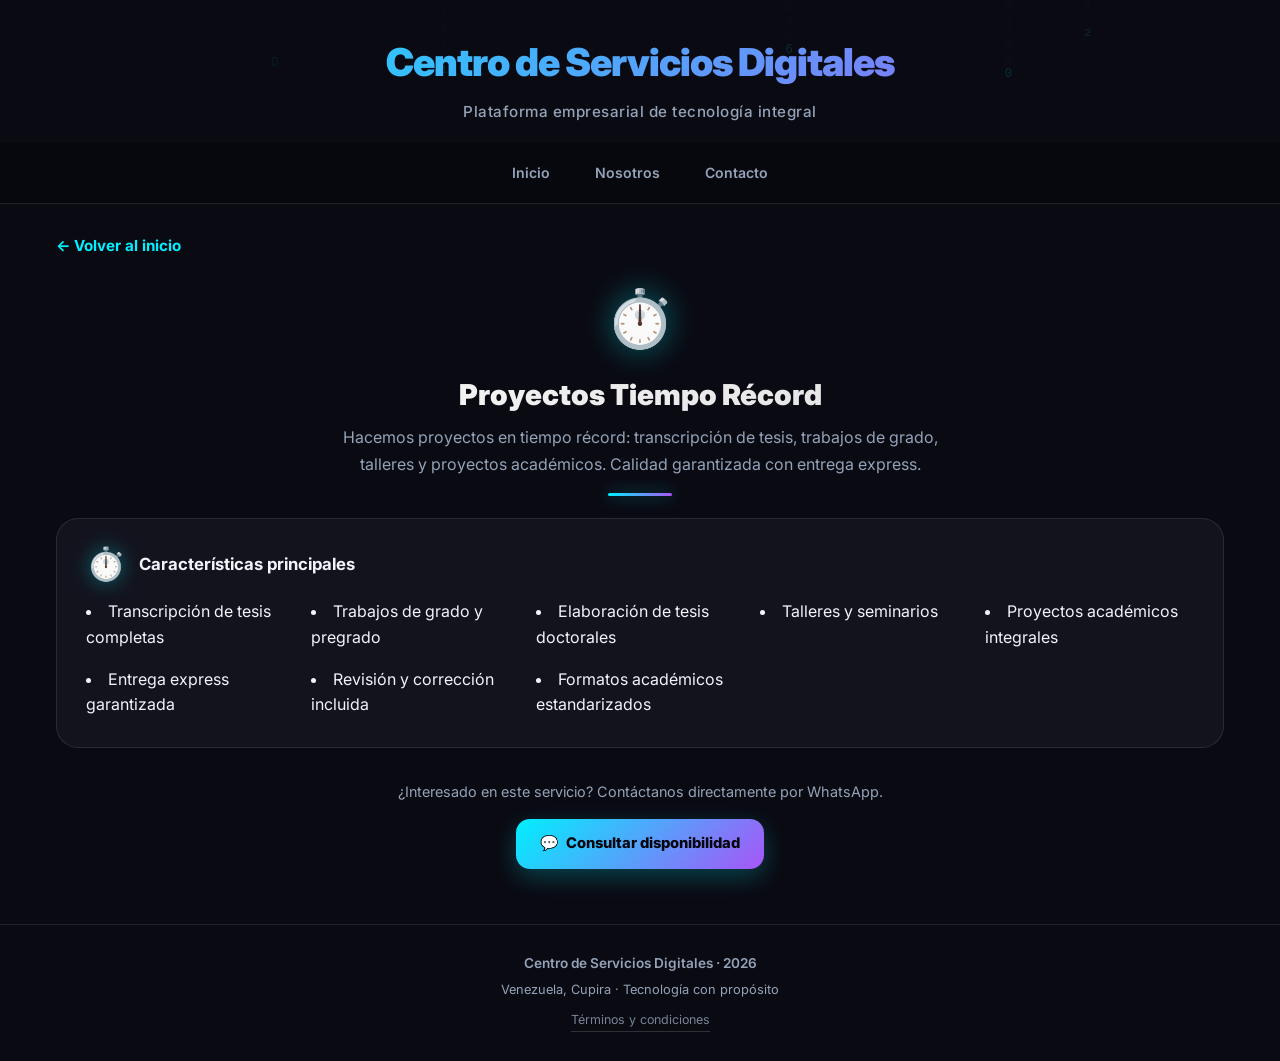
<file: proyectos.html>
<!DOCTYPE html>
<html lang="es">
<head>
<meta charset="UTF-8">
<meta name="viewport" content="width=device-width, initial-scale=1.0">
<meta name="description" content="Proyectos Tiempo Récord - Centro de Servicios Digitales. Hacemos proyectos en tiempo récord: transcripción de tesis, trabajos de grado, talleres y proyectos académicos. Calidad garantizada con entrega express.">
<title>Proyectos Tiempo Récord | Centro de Servicios Digitales</title>
<link rel="preconnect" href="https://fonts.googleapis.com">
<link rel="preconnect" href="https://fonts.gstatic.com" crossorigin>
<link href="https://fonts.googleapis.com/css2?family=Inter:wght@300;400;500;600;700;800;900&display=swap" rel="stylesheet">
<style>
:root {
  --bg-body: #0a0a12;
  --bg-card: rgba(22,22,34,.78);
  --text-primary: #f1f5f9;
  --text-secondary: #94a3b8;
  --accent: #00f0ff;
  --accent-purple: #a855f7;
  --accent-gold: #fbbf24;
  --border: rgba(255,255,255,0.10);
  --shadow-glow: 0 0 30px rgba(0,240,255,.12);
}
* { margin:0; padding:0; box-sizing:border-box; }
html { scroll-behavior:smooth; }
html, body { height:100%; }
body {
  font-family:'Inter',-apple-system,BlinkMacSystemFont,sans-serif;
  color:var(--text-primary);
  background:var(--bg-body);
  line-height:1.6;
  -webkit-font-smoothing:antialiased;
}
#matrix {
  position:fixed; inset:0; width:100%; height:100%;
  z-index:0; pointer-events:none; opacity:.35;
}
.content { position:relative; z-index:1; }
header {
  text-align:center; padding:2rem 1rem 1.2rem;
  animation: fadeInDown .8s ease both;
}
.logo {
  font-size:2.4rem; font-weight:900; letter-spacing:-1px;
  background:linear-gradient(135deg,var(--accent),var(--accent-purple));
  -webkit-background-clip:text; -webkit-text-fill-color:transparent;
  background-clip:text; animation: glowPulse 4s ease-in-out infinite;
}
.tagline {
  margin-top:.4rem; color:var(--text-secondary);
  font-size:.95rem; letter-spacing:.5px; font-weight:500;
}
@keyframes glowPulse {
  0%,100% { filter: drop-shadow(0 0 8px rgba(0,240,255,.2)); }
  50% { filter: drop-shadow(0 0 16px rgba(168,85,247,.35)); }
}
@keyframes fadeInDown {
  from { opacity:0; transform: translateY(-12px); }
  to { opacity:1; transform: translateY(0); }
}
@keyframes fadeInUp {
  from { opacity:0; transform: translateY(16px); }
  to { opacity:1; transform: translateY(0); }
}
nav.main-nav {
  display:flex; justify-content:center; gap:.5rem;
  padding:.6rem 1rem; position:sticky; top:0;
  background:rgba(8,8,14,.82); backdrop-filter:blur(16px) saturate(1.4);
  border-bottom:1px solid var(--border); z-index:50;
  animation: fadeInDown .8s .1s ease both;
}
nav.main-nav a {
  color:var(--text-secondary); text-decoration:none;
  font-weight:600; font-size:.88rem; padding:.5rem 1.1rem;
  border-radius:999px; border:1px solid transparent;
  transition:all .3s cubic-bezier(.4,0,.2,1); cursor:pointer;
}
nav.main-nav a:hover, nav.main-nav a.active {
  color:var(--accent); border-color:rgba(0,240,255,.35);
  background:rgba(0,240,255,.07);
  box-shadow:0 0 24px rgba(0,240,255,.12), inset 0 1px 0 rgba(255,255,255,.06);
}
section {
  max-width:1200px; margin:0 auto;
  padding:1.8rem 1rem 2.4rem;
}
h2.section-title {
  font-size:1.6rem; font-weight:800; text-align:center; margin-bottom:.4rem;
  background:linear-gradient(135deg,#fff,rgba(255,255,255,.8));
  -webkit-background-clip:text; -webkit-text-fill-color:transparent; background-clip:text;
}
p.section-subtitle {
  text-align:center; color:var(--text-secondary);
  margin-bottom:1.6rem; font-size:.95rem;
}
.glow-line {
  width:64px; height:3px; margin:.5rem auto 1.4rem;
  border-radius:3px; background:linear-gradient(90deg,var(--accent),var(--accent-purple));
  box-shadow:0 0 16px rgba(0,240,255,.5);
}
.grid { display:grid; gap:1.1rem; }
.services { grid-template-columns:repeat(auto-fit,minmax(280px,1fr)); }
.card {
  background:var(--bg-card); border:1px solid var(--border);
  border-radius:20px; padding:1.4rem;
  transition:all .4s cubic-bezier(.4,0,.2,1);
  position:relative; overflow:hidden;
  animation: fadeInUp .7s ease both;
  backdrop-filter:blur(8px);
}
.card::before {
  content:''; position:absolute; inset:0;
  background:radial-gradient(circle at 50% 0%, rgba(0,240,255,.07), transparent 55%);
  opacity:0; transition:opacity .4s ease; pointer-events:none;
}
.card:hover::before { opacity:1; }
.card:hover {
  border-color:rgba(0,240,255,.3);
  transform:translateY(-4px) scale(1.01);
  box-shadow:0 20px 40px rgba(0,0,0,.45), var(--shadow-glow);
}
.card-header {
  display:flex; align-items:center; gap:.8rem;
  margin-bottom:.7rem; position:relative; z-index:1;
}
.card-icon {
  font-size:2rem; filter:drop-shadow(0 0 10px rgba(0,240,255,.4));
  line-height:1;
}
.card-title { font-weight:700; font-size:1.05rem; }
.card p {
  color:var(--text-secondary); font-size:.92rem;
  line-height:1.65; position:relative; z-index:1;
}
.card .features {
  margin-top:.7rem; padding-left:1.2rem;
  color:var(--text-secondary); font-size:.86rem;
  line-height:1.85; position:relative; z-index:1;
}
.card .features li::marker { color:var(--accent); }
.btn {
  display:inline-flex; align-items:center; justify-content:center; gap:.5rem;
  padding:.85rem 1.5rem; border-radius:14px;
  background:linear-gradient(135deg,var(--accent),var(--accent-purple));
  color:#06060e; font-weight:800; font-size:.92rem;
  text-decoration:none; border:none; cursor:pointer;
  transition:all .3s cubic-bezier(.4,0,.2,1);
  box-shadow:0 8px 24px rgba(0,240,255,.25);
  position:relative; overflow:hidden;
}
.btn::after {
  content:''; position:absolute; inset:0;
  background:linear-gradient(135deg,rgba(255,255,255,.3),transparent 55%);
  opacity:0; transition:opacity .3s ease;
}
.btn:hover::after { opacity:1; }
.btn:hover {
  transform:translateY(-2px) scale(1.03);
  box-shadow:0 14px 32px rgba(168,85,247,.35);
}
.contact-cta { text-align:center; margin:1.8rem 0; }
.service-btn {
  display:flex; align-items:center; gap:1rem;
  padding:1.2rem 1.4rem; border-radius:18px;
  background:linear-gradient(135deg,rgba(24,24,36,.85),rgba(16,16,26,.75));
  border:1px solid rgba(255,255,255,.12);
  color:var(--text-primary); cursor:pointer; text-align:left;
  transition:all .4s cubic-bezier(.4,0,.2,1);
  box-shadow:0 10px 28px rgba(0,0,0,.4), inset 0 1px 0 rgba(255,255,255,.06);
  width:100%; position:relative; overflow:hidden;
  text-decoration:none;
}
.service-btn::before {
  content:''; position:absolute; inset:0;
  background:radial-gradient(circle at 50% 0%,rgba(0,240,255,.08),transparent 60%);
  opacity:0; transition:opacity .4s ease;
}
.service-btn:hover::before { opacity:1; }
.service-btn:hover {
  border-color:rgba(0,240,255,.45);
  transform:translateY(-3px);
  box-shadow:0 18px 40px rgba(0,0,0,.5), 0 0 24px rgba(0,240,255,.1);
}
.service-icon { font-size:2rem; filter:drop-shadow(0 0 8px rgba(0,240,255,.4)); flex-shrink:0; }
.service-body { display:flex; flex-direction:column; gap:.2rem; }
.service-title { font-weight:700; font-size:1rem; }
.service-desc { color:var(--text-secondary); font-size:.88rem; line-height:1.5; }
.service-btn-inventario { border-color:rgba(0,234,255,.3); }
.service-btn-inventario:hover { border-color:rgba(0,234,255,.6); box-shadow:0 0 28px rgba(0,240,255,.15), 0 18px 40px rgba(0,0,0,.45); }
.service-btn-impresiones { border-color:rgba(176,38,255,.3); }
.service-btn-impresiones:hover { border-color:rgba(176,38,255,.6); box-shadow:0 0 28px rgba(168,85,247,.15), 0 18px 40px rgba(0,0,0,.45); }
.service-btn-automatizaciones { border-color:rgba(255,80,80,.3); }
.service-btn-automatizaciones:hover { border-color:rgba(255,80,80,.6); box-shadow:0 0 28px rgba(255,80,80,.15), 0 18px 40px rgba(0,0,0,.45); }
.service-btn-ecommerce { border-color:rgba(0,220,120,.3); }
.service-btn-ecommerce:hover { border-color:rgba(0,220,120,.6); box-shadow:0 0 28px rgba(0,220,120,.15), 0 18px 40px rgba(0,0,0,.45); }
.service-btn-video { border-color:rgba(255,160,0,.3); }
.service-btn-video:hover { border-color:rgba(255,160,0,.6); box-shadow:0 0 28px rgba(255,160,0,.15), 0 18px 40px rgba(0,0,0,.45); }
.service-btn-proyectos { border-color:rgba(255,210,0,.3); }
.service-btn-proyectos:hover { border-color:rgba(255,210,0,.6); box-shadow:0 0 28px rgba(255,210,0,.15), 0 18px 40px rgba(0,0,0,.45); }
.social-card {
  display:flex; align-items:center; gap:1rem;
  padding:1.2rem 1.4rem; border-radius:20px;
  background:linear-gradient(135deg,rgba(24,24,36,.88),rgba(16,16,26,.78));
  border:1px solid rgba(255,255,255,.12);
  color:var(--text-primary); text-decoration:none;
  transition:all .4s cubic-bezier(.4,0,.2,1);
  box-shadow:0 10px 28px rgba(0,0,0,.4), inset 0 1px 0 rgba(255,255,255,.06);
  position:relative; overflow:hidden;
}
.social-card:hover { transform:translateY(-4px); }
.social-icon-wrap {
  width:52px; height:52px; border-radius:16px;
  background:rgba(255,255,255,.06); border:1px solid rgba(255,255,255,.12);
  display:flex; align-items:center; justify-content:center; flex-shrink:0;
  box-shadow:inset 0 1px 0 rgba(255,255,255,.12), 0 8px 20px rgba(0,0,0,.35);
}
.social-icon { font-size:1.6rem; }
.social-info { display:flex; flex-direction:column; gap:.15rem; }
.social-title { font-weight:800; font-size:1.05rem; }
.social-handle { color:var(--text-secondary); font-size:.88rem; }
.social-arrow { margin-left:auto; color:var(--text-secondary); font-size:1.3rem; transition:all .3s ease; }
.social-card:hover .social-arrow { color:#fff; transform:translateX(5px); }
.tiktok-card:hover { border-color:rgba(255,0,128,.6); box-shadow:0 0 36px rgba(255,0,128,.18), 0 18px 40px rgba(0,0,0,.45); }
.tiktok-card .social-icon { filter:drop-shadow(0 0 10px rgba(255,0,128,.6)); }
.facebook-card:hover { border-color:rgba(24,119,242,.6); box-shadow:0 0 36px rgba(24,119,242,.18), 0 18px 40px rgba(0,0,0,.45); }
.facebook-card .social-icon { filter:drop-shadow(0 0 10px rgba(24,119,242,.6)); }
.story-card {
  position:relative; background:rgba(18,16,12,.8);
  border:1px solid rgba(255,255,255,.1); border-radius:24px;
  padding:2.2rem 2rem 2.4rem; isolation:isolate; overflow:hidden;
  box-shadow:inset 0 1px 0 rgba(255,255,255,.06), 0 24px 60px rgba(0,0,0,.55);
}
.story-card::before {
  content:''; position:absolute; inset:0;
  background: repeating-linear-gradient(0deg,transparent,transparent 3px,rgba(0,0,0,.08) 4px),
             repeating-linear-gradient(90deg,transparent,transparent 3px,rgba(0,0,0,.08) 4px);
  pointer-events:none; z-index:0;
}
.story-card::after {
  content:''; position:absolute; inset:0;
  background:radial-gradient(circle at 50% 0%,rgba(255,210,120,.1),transparent 55%);
  pointer-events:none; z-index:0;
}
.story-mark { position:relative; z-index:1; display:flex; align-items:center; gap:10px; margin:1.2rem 0; }
.story-mark-line { flex:1; height:1px; background:rgba(255,255,255,.2); box-shadow:0 0 10px rgba(255,210,120,.2); }
.story-mark-dot { width:10px; height:10px; border-radius:50%; background:var(--accent-gold); box-shadow:0 0 14px rgba(255,215,0,.8); }
.story-title { position:relative; z-index:1; text-align:center; font-size:1.7rem; font-weight:900; letter-spacing:-.3px; background:linear-gradient(135deg,#fff,rgba(255,255,255,.85)); -webkit-background-clip:text; -webkit-text-fill-color:transparent; background-clip:text; margin-bottom:1.2rem; filter:drop-shadow(0 0 14px rgba(255,210,120,.3)); }
.story-text { position:relative; z-index:1; color:var(--text-secondary); font-size:1rem; line-height:1.85; margin-bottom:1rem; text-wrap:pretty; font-style:italic; }
.story-text strong { color:#fff; font-style:normal; font-weight:700; }
.back-link {
  display:inline-flex; align-items:center; gap:.4rem;
  margin-bottom:1rem; color:var(--accent);
  font-weight:700; font-size:.95rem;
  transition:all .25s ease; text-decoration:none;
}
.back-link:hover { text-shadow:0 0 14px rgba(0,240,255,.55); transform:translateX(-3px); }
.footer {
  text-align:center; padding:1.8rem 1rem;
  color:var(--text-secondary); font-size:.85rem;
  border-top:1px solid var(--border); position:relative; z-index:1;
}
.footer a.terms-link {
  display:inline-block; margin-top:.6rem; font-size:.78rem;
  color:var(--text-secondary); text-decoration:none;
  border-bottom:1px solid rgba(255,255,255,.2); padding-bottom:1px;
  opacity:.8; transition:all .2s ease;
}
.footer a.terms-link:hover { color:var(--accent); border-bottom-color:var(--accent); }
@keyframes barPulse {
  0%,100% { opacity:.95; transform: scaleY(1); transform-origin: bottom; }
  50% { opacity:1; transform: scaleY(1.04); transform-origin: bottom; }
}
input, textarea {
  background:rgba(255,255,255,.04); border:1px solid var(--border);
  border-radius:14px; padding:.8rem 1.1rem;
  color:var(--text-primary); font-family:inherit; font-size:.95rem;
  outline:none; transition:all .3s ease; width:100%;
}
input:focus, textarea:focus {
  border-color:rgba(0,240,255,.45);
  box-shadow:0 0 16px rgba(0,240,255,.1), inset 0 1px 0 rgba(255,255,255,.04);
  background:rgba(255,255,255,.06);
}
::placeholder { color:rgba(148,163,184,.6); }
@media (max-width:768px) {
  .logo { font-size:1.8rem; }
  .services { grid-template-columns:1fr; }
  nav.main-nav { gap:.3rem; padding:.5rem; }
  nav.main-nav a { font-size:.8rem; padding:.4rem .8rem; }
  .story-card { padding:1.6rem 1.2rem; }
}
.delay-1 { animation-delay:.05s; }
.delay-2 { animation-delay:.1s; }
.delay-3 { animation-delay:.15s; }
.delay-4 { animation-delay:.2s; }
.delay-5 { animation-delay:.25s; }
.delay-6 { animation-delay:.3s; }

/* ===== SERVICE PAGE SPECIFIC ===== */
.service-hero {
  text-align:center; margin-bottom:1.2rem;
  animation: fadeInUp .7s ease both;
}
.service-hero-icon {
  font-size:3.5rem; margin-bottom:.5rem;
  filter:drop-shadow(0 0 16px rgba(0,240,255,.4));
  display:inline-block;
  animation: floatIcon 3s ease-in-out infinite;
}
@keyframes floatIcon {
  0%,100% { transform: translateY(0); }
  50% { transform: translateY(-6px); }
}
.service-hero-title {
  font-size:1.8rem; font-weight:900;
  background:linear-gradient(135deg,#fff,rgba(255,255,255,.85));
  -webkit-background-clip:text; -webkit-text-fill-color:transparent; background-clip:text;
  margin-bottom:.4rem;
}
.service-hero-desc {
  color:var(--text-secondary); font-size:1rem; max-width:600px;
  margin:0 auto 1rem; line-height:1.65;
}
.service-detail-card {
  background:var(--bg-card); border:1px solid var(--border);
  border-radius:22px; padding:1.8rem;
  transition:all .4s ease; position:relative; overflow:hidden;
  animation: fadeInUp .7s .1s ease both;
}
.service-detail-card:hover {
  border-color:rgba(0,240,255,.3);
  box-shadow:0 20px 45px rgba(0,0,0,.45), 0 0 20px rgba(0,240,255,.08);
}
.service-detail-card::before {
  content:''; position:absolute; inset:0;
  background:radial-gradient(circle at 50% 0%, rgba(0,240,255,.06), transparent 55%);
  opacity:0; transition:opacity .4s ease; pointer-events:none;
}
.service-detail-card:hover::before { opacity:1; }
.feature-grid {
  display:grid; grid-template-columns:repeat(auto-fit,minmax(200px,1fr)); gap:1rem;
  margin-top:1.2rem;
}
.feature-item {
  background:rgba(255,255,255,.04); border:1px solid rgba(255,255,255,.08);
  border-radius:14px; padding:1rem 1.2rem;
  display:flex; align-items:center; gap:.7rem;
  transition:all .3s ease;
}
.feature-item:hover {
  background:rgba(0,240,255,.06); border-color:rgba(0,240,255,.25);
  transform:translateX(4px);
}
.feature-check {
  width:24px; height:24px; border-radius:50%;
  background:linear-gradient(135deg,var(--accent),var(--accent-purple));
  display:flex; align-items:center; justify-content:center;
  font-size:.75rem; color:#06060e; font-weight:900; flex-shrink:0;
}
.feature-text { color:var(--text-secondary); font-size:.88rem; font-weight:500; }
.cta-section {
  text-align:center; margin:2rem 0 1rem;
  animation: fadeInUp .7s .2s ease both;
}
.cta-section p {
  color:var(--text-secondary); font-size:.9rem; margin-bottom:1rem;
}
</style>
</head>
<body>

<canvas id="matrix"></canvas>

<div class="content">

<header>
  <div class="logo">Centro de Servicios Digitales</div>
  <div class="tagline">Plataforma empresarial de tecnología integral</div>
</header>

<nav class="main-nav">
  <a href="index.html">Inicio</a>
  <a href="nosotros.html">Nosotros</a>
  <a href="contacto.html">Contacto</a>
</nav>

<section>
  <a class="back-link" href="index.html">← Volver al inicio</a>

  <div class="service-hero">
    <div class="service-hero-icon">⏱️</div>
    <h1 class="service-hero-title">Proyectos Tiempo Récord</h1>
    <p class="service-hero-desc">Hacemos proyectos en tiempo récord: transcripción de tesis, trabajos de grado, talleres y proyectos académicos. Calidad garantizada con entrega express.</p>
    <div class="glow-line"></div>
  </div>

  <div class="service-detail-card">
    <div class="card-header">
      <div class="card-icon">⏱️</div>
      <div class="card-title">Características principales</div>
    </div>
    <div class="feature-grid">
      <li>Transcripción de tesis completas</li><li>Trabajos de grado y pregrado</li><li>Elaboración de tesis doctorales</li><li>Talleres y seminarios</li><li>Proyectos académicos integrales</li><li>Entrega express garantizada</li><li>Revisión y corrección incluida</li><li>Formatos académicos estandarizados</li>
    </div>
  </div>

  <div class="cta-section">
    <p>¿Interesado en este servicio? Contáctanos directamente por WhatsApp.</p>
    <a class="btn" href="https://wa.me/5804242138320" target="_blank" rel="noopener">
      <span>💬</span> Consultar disponibilidad
    </a>
  </div>
</section>

<footer class="footer">
  <div style="font-weight:600;">Centro de Servicios Digitales · 2026</div>
  <div style="font-size:.8rem;margin-top:.3rem;">Venezuela, Cupira · Tecnología con propósito</div>
  <a href="terminos.html" class="terms-link">Términos y condiciones</a>
</footer>

</div>

<script>
function initMatrix() {
  const canvas = document.getElementById('matrix');
  const ctx = canvas.getContext('2d');
  let width, height;
  const drops = [];
  const chars = '0123456789ABCDEF';

  function resize() {
    width = canvas.width = window.innerWidth;
    height = canvas.height = window.innerHeight;
  }

  class Drop {
    constructor() { this.reset(true); }
    reset(initial) {
      this.x = Math.random() * width;
      this.y = initial ? Math.random() * -height : -20;
      this.speed = Math.random() * 1.2 + 0.8;
      this.char = chars[Math.floor(Math.random() * chars.length)];
      this.opacity = Math.random() * 0.3 + 0.2;
      this.size = Math.random() * 4 + 10;
      this.trail = Math.floor(Math.random() * 5 + 3);
    }
    update() {
      this.y += this.speed;
      if (this.y > height + 30) this.reset(false);
      if (Math.random() > 0.99) {
        this.char = chars[Math.floor(Math.random() * chars.length)];
      }
    }
    draw() {
      ctx.font = this.size + 'px monospace';
      ctx.fillStyle = `rgba(0,240,255,${this.opacity})`;
      ctx.fillText(this.char, this.x, this.y);
      ctx.fillStyle = `rgba(0,240,255,${this.opacity * 0.22})`;
      for (let i = 1; i < this.trail; i++) {
        ctx.fillText(this.char, this.x, this.y - i * 14);
      }
    }
  }

  function init() {
    resize();
    const count = width < 768 ? 20 : 40;
    drops.length = 0;
    for (let i = 0; i < count; i++) drops.push(new Drop());
  }

  function animate() {
    ctx.clearRect(0, 0, width, height);
    drops.forEach(d => { d.update(); d.draw(); });
    requestAnimationFrame(animate);
  }

  init(); animate();

  let timeout;
  window.addEventListener('resize', () => {
    clearTimeout(timeout);
    timeout = setTimeout(() => {
      resize();
      const target = width < 768 ? 20 : 40;
      while (drops.length > target) drops.pop();
      while (drops.length < target) drops.push(new Drop());
    }, 200);
  });
}
initMatrix();
</script>
</body>
</html>
</file>
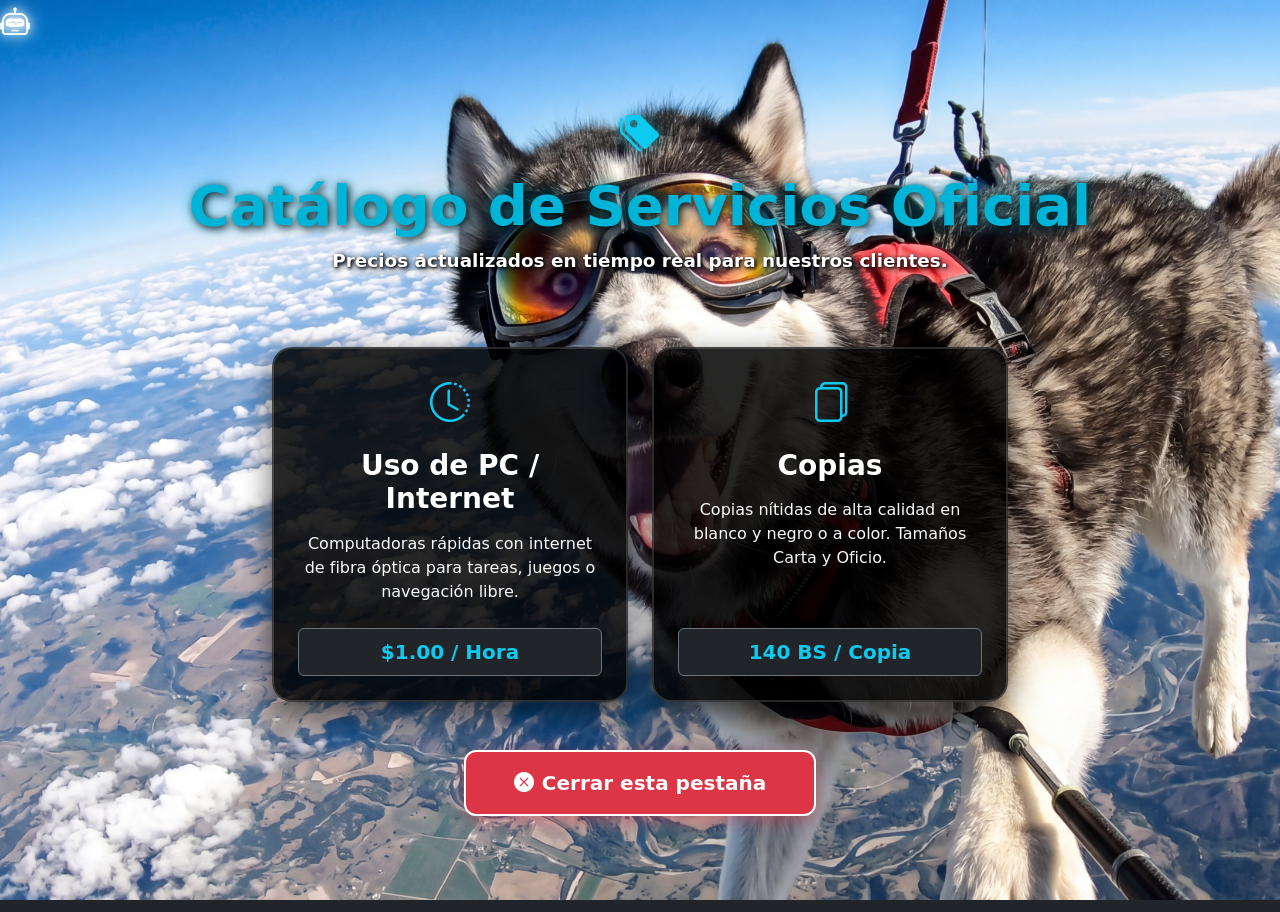
<file: servicios.html>
<!DOCTYPE html>
<html lang="es">
<head>
    <meta charset="UTF-8">
    <meta name="viewport" content="width=device-width, initial-scale=1.0">
    <title>Nuestros Servicios y Tarifas</title>
    <link href="https://cdn.jsdelivr.net/npm/bootstrap@5.3.3/dist/css/bootstrap.min.css" rel="stylesheet">
    <link href="https://cdn.jsdelivr.net/npm/bootstrap-icons@1.11.3/font/bootstrap-icons.min.css" rel="stylesheet">
    <style>
        body {
            background-image: url("fondo.jpg");
            background-size: cover;
            background-position: center top;
            background-repeat: no-repeat;
            background-attachment: fixed;
            background-color: #0d1b2a;
            padding: 3rem 0;
            overflow-x: hidden;
        }

        /* Títulos con sombra negra fuerte para que resalten sobre el fondo claro del cielo */
        .titulo-catalogo {
            color: #00b4d8;
            text-shadow: 2px 2px 8px rgba(0, 0, 0, 0.9), 0 0 15px rgba(0, 180, 216, 0.6);
        }
        .subtitulo-catalogo {
            color: #ffffff !important;
            font-weight: 600;
            text-shadow: 2px 2px 6px rgba(0, 0, 0, 1), 1px 1px 3px rgba(0, 0, 0, 1);
            font-size: 1.15rem;
        }

        /* Estilo de las tarjetas de servicios */
        .servicio-card {
            background: rgba(0, 0, 0, 0.85); /* Fondo oscuro interno para que resalten las letras */
            border: 2px solid rgba(255, 255, 255, 0.15);
            border-radius: 20px;
            box-shadow: 0 10px 30px rgba(0, 0, 0, 0.6);
            transition: transform 0.3s ease, box-shadow 0.3s ease;
        }
        .servicio-card:hover {
            transform: translateY(-8px);
            box-shadow: 0 15px 30px rgba(0, 180, 216, 0.5);
            border-color: #00b4d8;
        }

        /* BOTÓN DE CERRAR ROJO SÓLIDO */
        .btn-cerrar-cyber {
            background-color: #dc3545 !important;
            color: #ffffff !important;
            border: 2px solid #ffffff !important;
            border-radius: 12px;
            font-weight: bold;
            box-shadow: 0 5px 15px rgba(220, 53, 69, 0.4);
            transition: all 0.2s ease-in-out;
        }
        .btn-cerrar-cyber:hover {
            background-color: #bd2130 !important;
            box-shadow: 0 8px 22px rgba(220, 53, 69, 0.7);
            transform: scale(1.05);
        }

        /* Muñequito robot en blanco brillante */
        #cyber-avatar {
            position: fixed;
            top: 0;
            left: 0;
            font-size: 30px;
            pointer-events: none;
            z-index: 9999;
            transition: transform 0.1s ease-out;
            animation: caminar 0.6s infinite alternate ease-in-out;
            color: #ffffff;
            text-shadow: 0 0 10px #ffffff, 0 0 20px #ffffff;
        }
        @keyframes caminar {
            0% { transform: translateY(0) rotate(-6deg); }
            100% { transform: translateY(-6px) rotate(6deg); }
        }
    </style>
</head>
<body class="bg-dark text-light">

    <div id="cyber-avatar">
        <i class="bi bi-robot"></i>
    </div>

    <div class="container text-center my-5 py-2">
        <div class="fs-1 text-info mb-2" style="text-shadow: 0 0 15px rgba(0,180,216,0.6);">
            <i class="bi bi-tags-fill"></i>
        </div>
        <h1 class="display-4 fw-bold titulo-catalogo">Catálogo de Servicios Oficial</h1>
        <p class="subtitulo-catalogo">Precios actualizados en tiempo real para nuestros clientes.</p>
    </div>

    <div class="container my-5">
        <div class="row justify-content-center g-4">
            
            <div class="col-md-5 col-lg-4">
                <div class="servicio-card p-4 h-100 d-flex flex-column justify-content-between text-center">
                    <div>
                        <div class="fs-1 text-info mb-3"><i class="bi bi-clock-history"></i></div>
                        <h3 class="fw-bold text-white mb-3">Uso de PC / Internet</h3>
                        <p class="text-light fs-6 fw-normal mb-4">Computadoras rápidas con internet de fibra óptica para tareas, juegos o navegación libre.</p>
                    </div>
                    <div>
                        <button class="btn btn-dark w-100 py-2 border-secondary fw-bold text-info fs-5">$1.00 / Hora</button>
                    </div>
                </div>
            </div>

            <div class="col-md-5 col-lg-4">
                <div class="servicio-card p-4 h-100 d-flex flex-column justify-content-between text-center">
                    <div>
                        <div class="fs-1 text-info mb-3"><i class="bi bi-files"></i></div>
                        <h3 class="fw-bold text-white mb-3">Copias</h3>
                        <p class="text-light fs-6 fw-normal mb-4">Copias nítidas de alta calidad en blanco y negro o a color. Tamaños Carta y Oficio.</p>
                    </div>
                    <div>
                        <button class="btn btn-dark w-100 py-2 border-secondary fw-bold text-info fs-5">140 BS / Copia</button>
                    </div>
                </div>
            </div>

        </div>
    </div>

    <div class="container text-center my-5">
        <button onclick="window.close();" class="btn btn-cerrar-cyber btn-lg px-5 py-3">
            <i class="bi bi-x-circle-fill me-2"></i>Cerrar esta pestaña
        </button>
    </div>

    <script src="https://cdn.jsdelivr.net/npm/bootstrap@5.3.3/dist/js/bootstrap.bundle.min.js"></script>

    <script>
        // Robot seguidor en la pestaña de servicios
        const robot = document.getElementById('cyber-avatar');
        let objetivoX = 0, objetivoY = 0;
        let actualX = 0, actualY = 0;
        document.addEventListener('mousemove', (event) => {
            objetivoX = event.clientX + 18;
            objetivoY = event.clientY + 18;
        });
        function suavizarSeguimiento() {
            actualX += (objetivoX - actualX) * 0.08;
            actualY += (objetivoY - actualY) * 0.08;
            robot.style.left = `${actualX}px`;
            robot.style.top = `${actualY}px`;
            requestAnimationFrame(suavizarSeguimiento);
        }
        suavizarSeguimiento();
    </script>
</body>
</html>
</file>
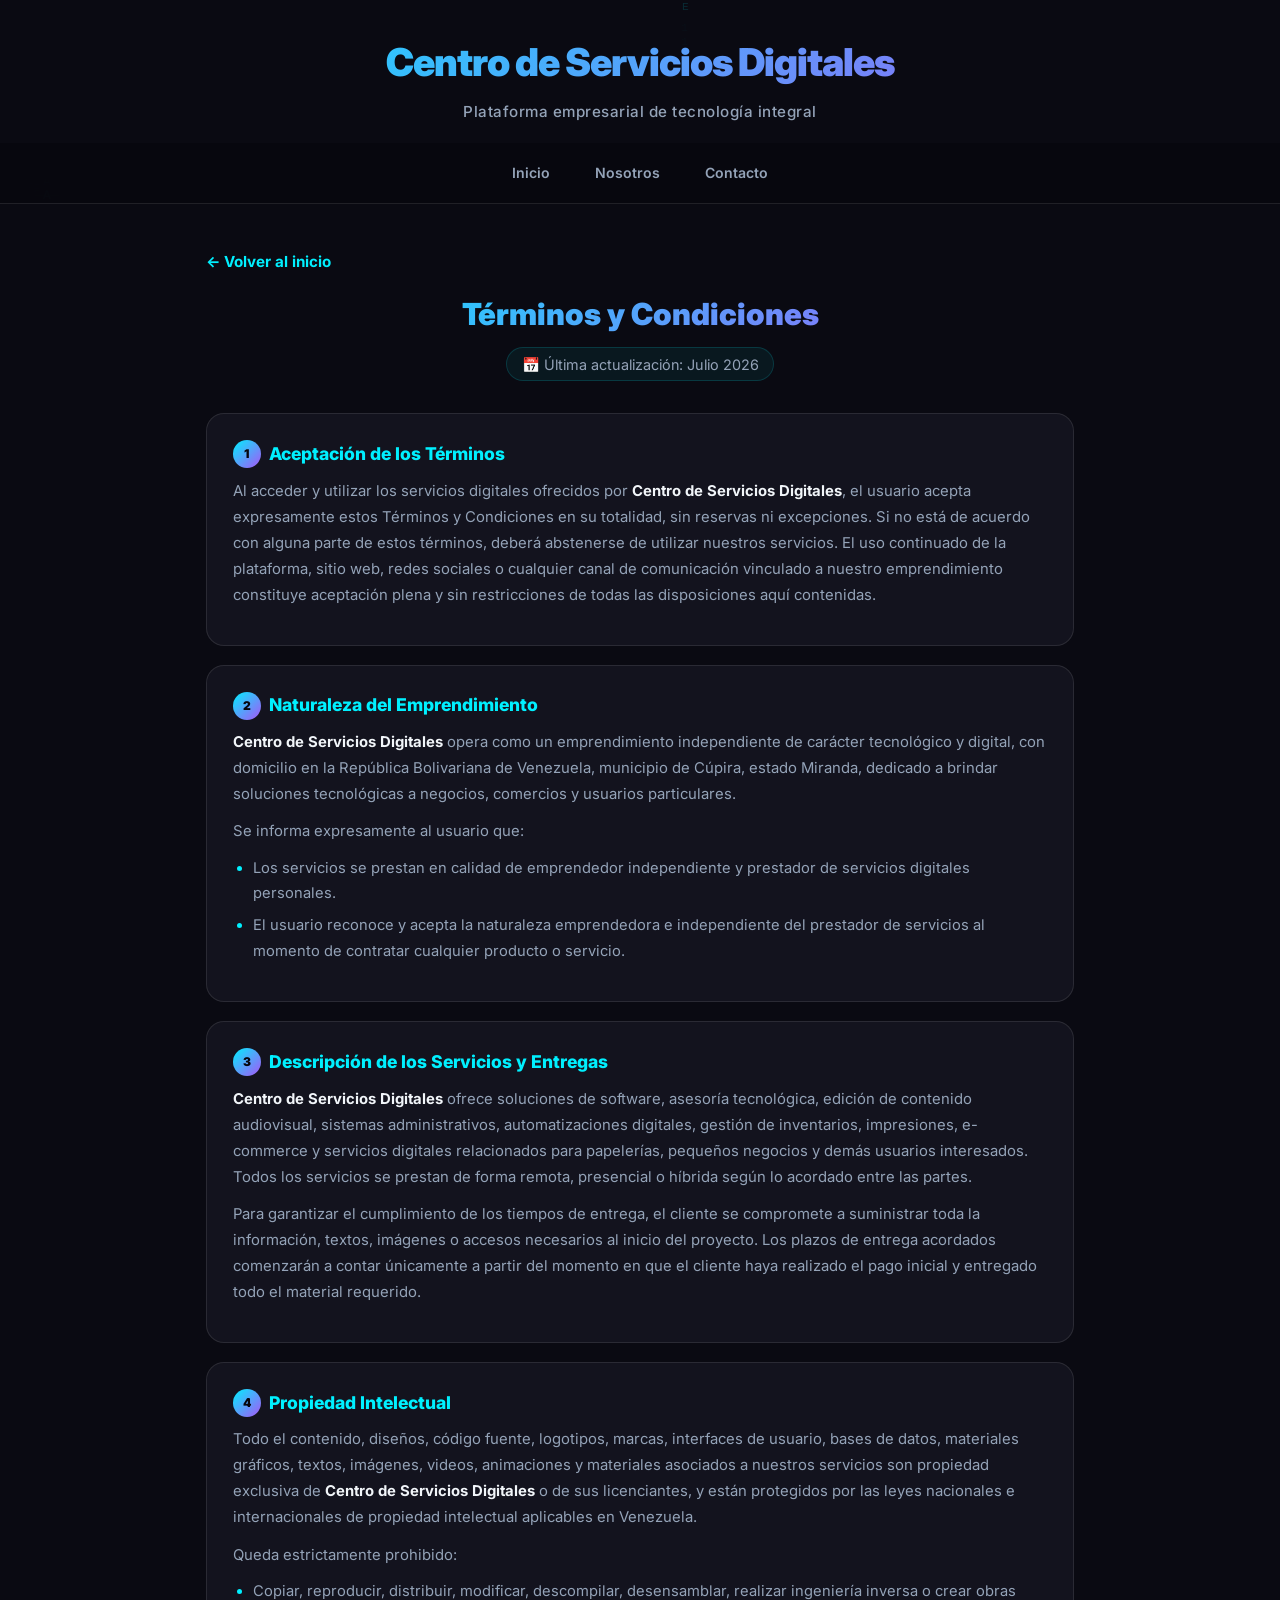
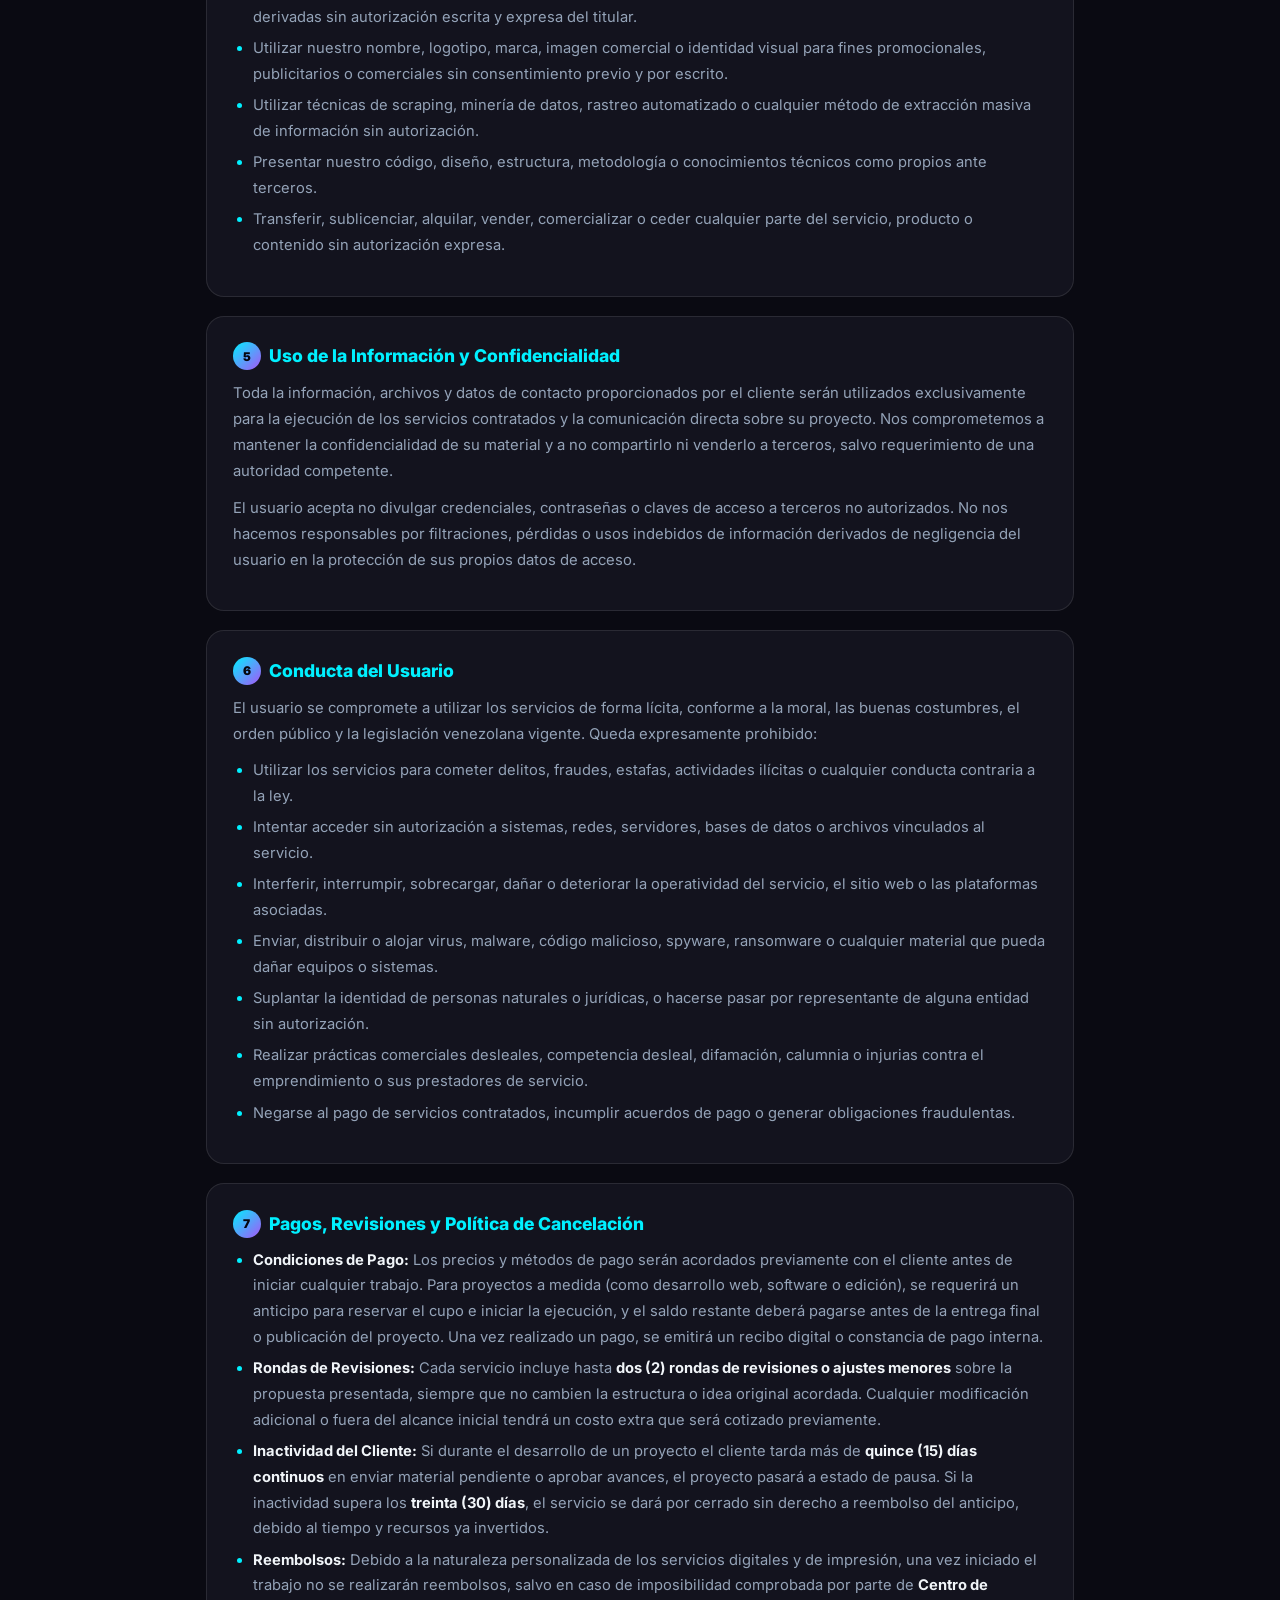
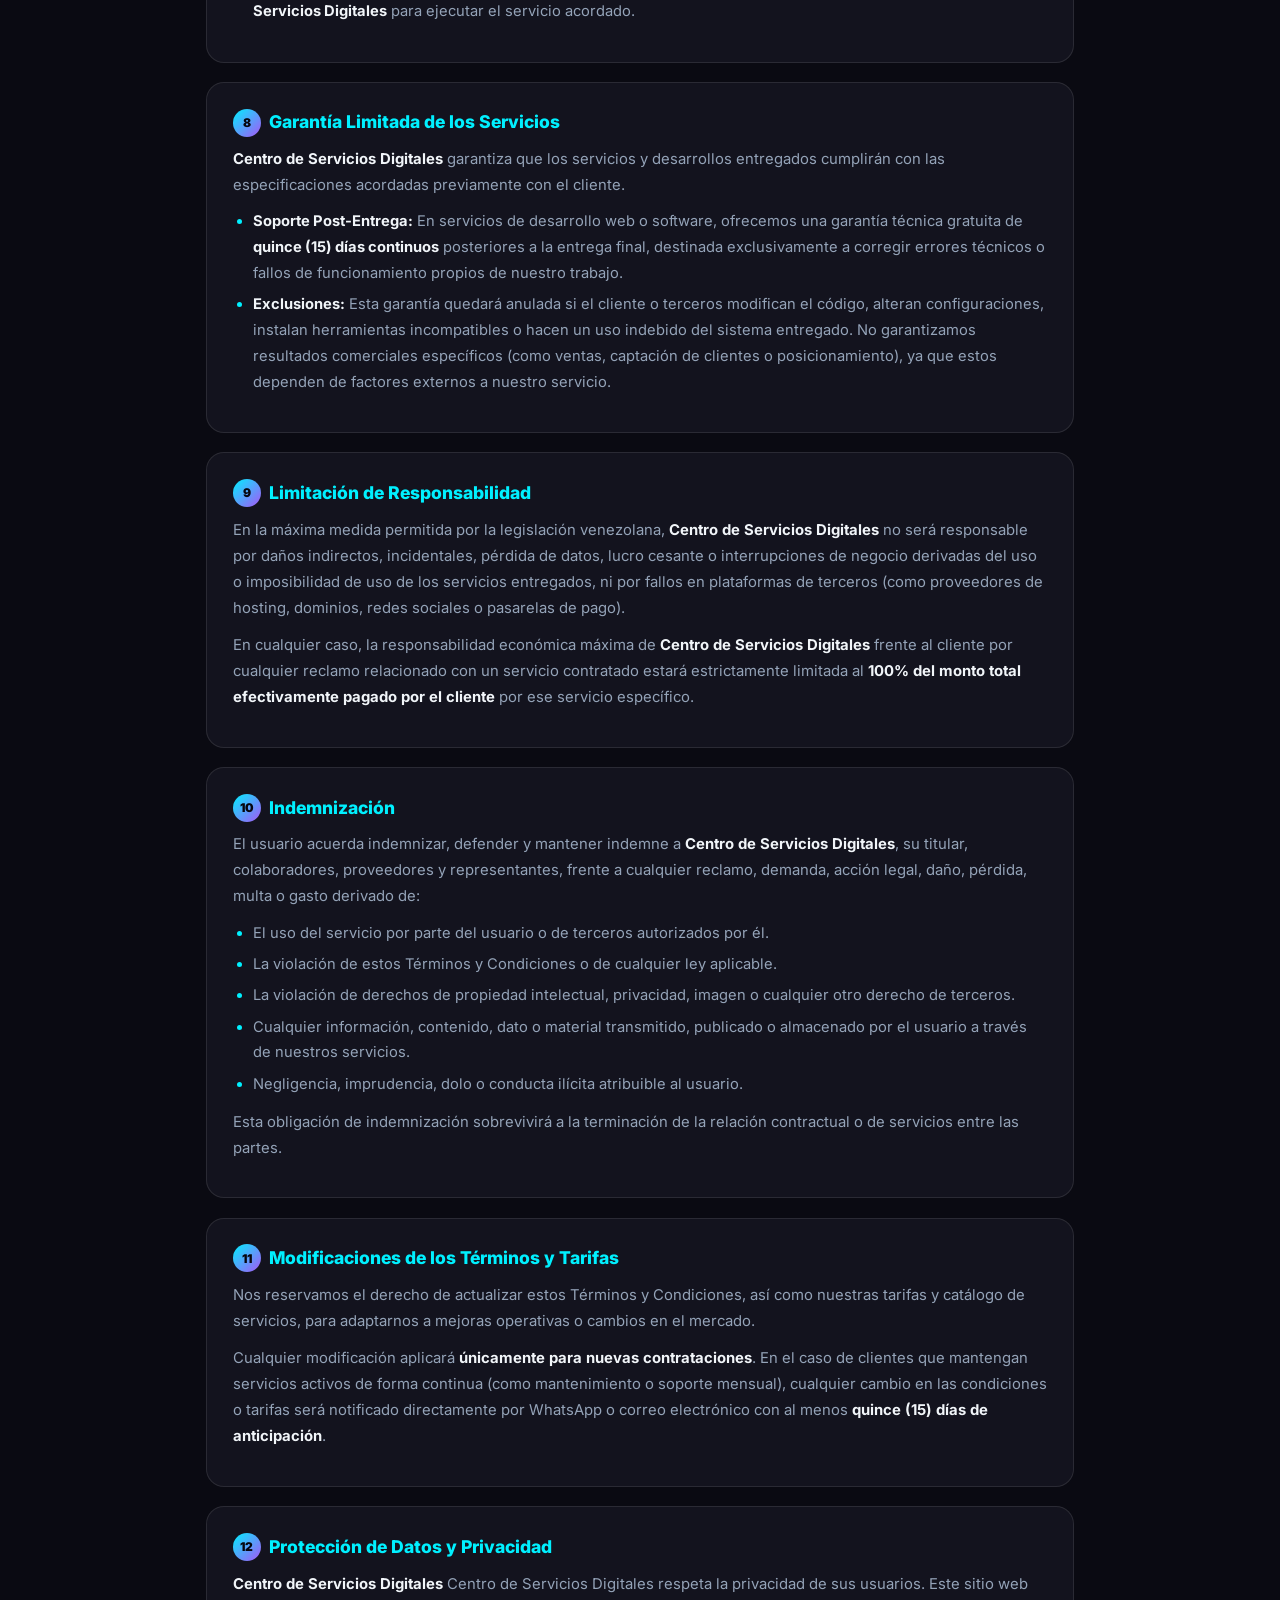
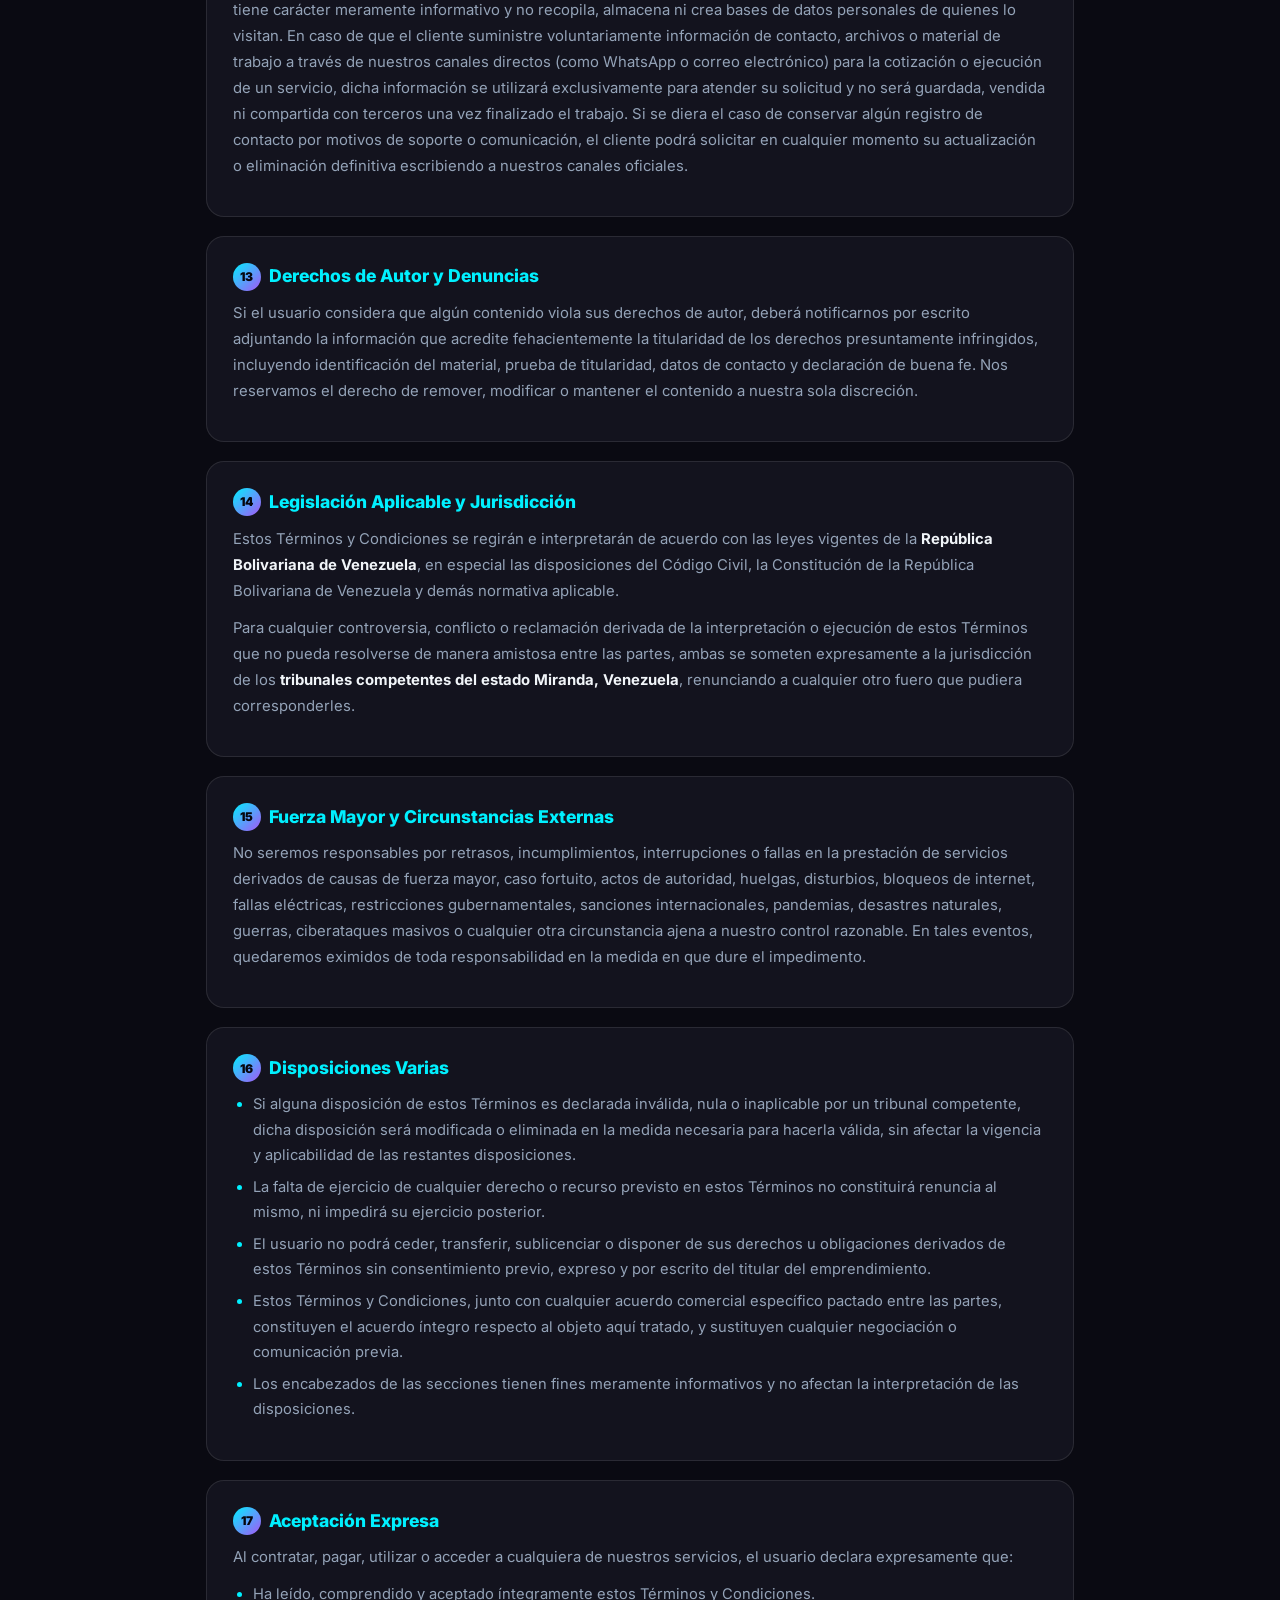
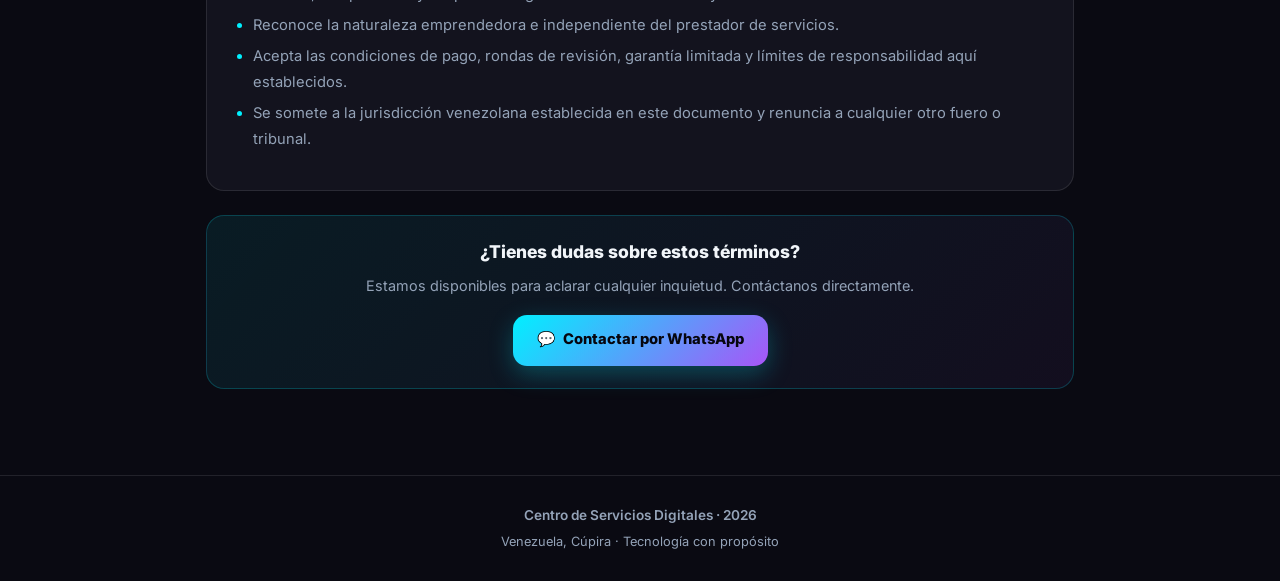
<file: terminos.html>
<!DOCTYPE html>
<html lang="es">
<head>
<meta charset="UTF-8">
<meta name="viewport" content="width=device-width, initial-scale=1.0">
<meta name="description" content="Términos y condiciones de uso del Centro de Servicios Digitales. Políticas de privacidad, propiedad intelectual y responsabilidad.">
<title>Términos y Condiciones | Centro de Servicios Digitales</title>
<link rel="preconnect" href="https://fonts.googleapis.com">
<link rel="preconnect" href="https://fonts.gstatic.com" crossorigin>
<link href="https://fonts.googleapis.com/css2?family=Inter:wght@300;400;500;600;700;800;900&display=swap" rel="stylesheet">
<style>
:root {
  --bg-body: #0a0a12;
  --bg-card: rgba(22,22,34,.78);
  --text-primary: #f1f5f9;
  --text-secondary: #94a3b8;
  --accent: #00f0ff;
  --accent-purple: #a855f7;
  --accent-gold: #fbbf24;
  --border: rgba(255,255,255,0.10);
  --shadow-glow: 0 0 30px rgba(0,240,255,.12);
}
* { margin:0; padding:0; box-sizing:border-box; }
html { scroll-behavior:smooth; }
html, body { height:100%; }
body {
  font-family:'Inter',-apple-system,BlinkMacSystemFont,sans-serif;
  color:var(--text-primary);
  background:var(--bg-body);
  line-height:1.6;
  -webkit-font-smoothing:antialiased;
}
#matrix {
  position:fixed; inset:0; width:100%; height:100%;
  z-index:0; pointer-events:none; opacity:.35;
}
.content { position:relative; z-index:1; }
header {
  text-align:center; padding:2rem 1rem 1.2rem;
  animation: fadeInDown .8s ease both;
}
.logo {
  font-size:2.4rem; font-weight:900; letter-spacing:-1px;
  background:linear-gradient(135deg,var(--accent),var(--accent-purple));
  -webkit-background-clip:text; -webkit-text-fill-color:transparent;
  background-clip:text; animation: glowPulse 4s ease-in-out infinite;
}
.tagline {
  margin-top:.4rem; color:var(--text-secondary);
  font-size:.95rem; letter-spacing:.5px; font-weight:500;
}
@keyframes glowPulse {
  0%,100% { filter: drop-shadow(0 0 8px rgba(0,240,255,.2)); }
  50% { filter: drop-shadow(0 0 16px rgba(168,85,247,.35)); }
}
@keyframes fadeInDown {
  from { opacity:0; transform: translateY(-12px); }
  to { opacity:1; transform: translateY(0); }
}
@keyframes fadeInUp {
  from { opacity:0; transform: translateY(16px); }
  to { opacity:1; transform: translateY(0); }
}
nav.main-nav {
  display:flex; justify-content:center; gap:.5rem;
  padding:.6rem 1rem; position:sticky; top:0;
  background:rgba(8,8,14,.82); backdrop-filter:blur(16px) saturate(1.4);
  border-bottom:1px solid var(--border); z-index:50;
  animation: fadeInDown .8s .1s ease both;
}
nav.main-nav a {
  color:var(--text-secondary); text-decoration:none;
  font-weight:600; font-size:.88rem; padding:.5rem 1.1rem;
  border-radius:999px; border:1px solid transparent;
  transition:all .3s cubic-bezier(.4,0,.2,1); cursor:pointer;
}
nav.main-nav a:hover, nav.main-nav a.active {
  color:var(--accent); border-color:rgba(0,240,255,.35);
  background:rgba(0,240,255,.07);
  box-shadow:0 0 24px rgba(0,240,255,.12), inset 0 1px 0 rgba(255,255,255,.06);
}
section {
  max-width:1200px; margin:0 auto;
  padding:1.8rem 1rem 2.4rem;
}
h2.section-title {
  font-size:1.6rem; font-weight:800; text-align:center; margin-bottom:.4rem;
  background:linear-gradient(135deg,#fff,rgba(255,255,255,.8));
  -webkit-background-clip:text; -webkit-text-fill-color:transparent; background-clip:text;
}
p.section-subtitle {
  text-align:center; color:var(--text-secondary);
  margin-bottom:1.6rem; font-size:.95rem;
}
.glow-line {
  width:64px; height:3px; margin:.5rem auto 1.4rem;
  border-radius:3px; background:linear-gradient(90deg,var(--accent),var(--accent-purple));
  box-shadow:0 0 16px rgba(0,240,255,.5);
}
.grid { display:grid; gap:1.1rem; }
.services { grid-template-columns:repeat(auto-fit,minmax(280px,1fr)); }
.card {
  background:var(--bg-card); border:1px solid var(--border);
  border-radius:20px; padding:1.4rem;
  transition:all .4s cubic-bezier(.4,0,.2,1);
  position:relative; overflow:hidden;
  animation: fadeInUp .7s ease both;
  backdrop-filter:blur(8px);
}
.card::before {
  content:''; position:absolute; inset:0;
  background:radial-gradient(circle at 50% 0%, rgba(0,240,255,.07), transparent 55%);
  opacity:0; transition:opacity .4s ease; pointer-events:none;
}
.card:hover::before { opacity:1; }
.card:hover {
  border-color:rgba(0,240,255,.3);
  transform:translateY(-4px) scale(1.01);
  box-shadow:0 20px 40px rgba(0,0,0,.45), var(--shadow-glow);
}
.card-header {
  display:flex; align-items:center; gap:.8rem;
  margin-bottom:.7rem; position:relative; z-index:1;
}
.card-icon {
  font-size:2rem; filter:drop-shadow(0 0 10px rgba(0,240,255,.4));
  line-height:1;
}
.card-title { font-weight:700; font-size:1.05rem; }
.card p {
  color:var(--text-secondary); font-size:.92rem;
  line-height:1.65; position:relative; z-index:1;
}
.card .features {
  margin-top:.7rem; padding-left:1.2rem;
  color:var(--text-secondary); font-size:.86rem;
  line-height:1.85; position:relative; z-index:1;
}
.card .features li::marker { color:var(--accent); }
.btn {
  display:inline-flex; align-items:center; justify-content:center; gap:.5rem;
  padding:.85rem 1.5rem; border-radius:14px;
  background:linear-gradient(135deg,var(--accent),var(--accent-purple));
  color:#06060e; font-weight:800; font-size:.92rem;
  text-decoration:none; border:none; cursor:pointer;
  transition:all .3s cubic-bezier(.4,0,.2,1);
  box-shadow:0 8px 24px rgba(0,240,255,.25);
  position:relative; overflow:hidden;
}
.btn::after {
  content:''; position:absolute; inset:0;
  background:linear-gradient(135deg,rgba(255,255,255,.3),transparent 55%);
  opacity:0; transition:opacity .3s ease;
}
.btn:hover::after { opacity:1; }
.btn:hover {
  transform:translateY(-2px) scale(1.03);
  box-shadow:0 14px 32px rgba(168,85,247,.35);
}
.contact-cta { text-align:center; margin:1.8rem 0; }
.service-btn {
  display:flex; align-items:center; gap:1rem;
  padding:1.2rem 1.4rem; border-radius:18px;
  background:linear-gradient(135deg,rgba(24,24,36,.85),rgba(16,16,26,.75));
  border:1px solid rgba(255,255,255,.12);
  color:var(--text-primary); cursor:pointer; text-align:left;
  transition:all .4s cubic-bezier(.4,0,.2,1);
  box-shadow:0 10px 28px rgba(0,0,0,.4), inset 0 1px 0 rgba(255,255,255,.06);
  width:100%; position:relative; overflow:hidden;
  text-decoration:none;
}
.service-btn::before {
  content:''; position:absolute; inset:0;
  background:radial-gradient(circle at 50% 0%,rgba(0,240,255,.08),transparent 60%);
  opacity:0; transition:opacity .4s ease;
}
.service-btn:hover::before { opacity:1; }
.service-btn:hover {
  border-color:rgba(0,240,255,.45);
  transform:translateY(-3px);
  box-shadow:0 18px 40px rgba(0,0,0,.5), 0 0 24px rgba(0,240,255,.1);
}
.service-icon { font-size:2rem; filter:drop-shadow(0 0 8px rgba(0,240,255,.4)); flex-shrink:0; }
.service-body { display:flex; flex-direction:column; gap:.2rem; }
.service-title { font-weight:700; font-size:1rem; }
.service-desc { color:var(--text-secondary); font-size:.88rem; line-height:1.5; }
.service-btn-inventario { border-color:rgba(0,234,255,.3); }
.service-btn-inventario:hover { border-color:rgba(0,234,255,.6); box-shadow:0 0 28px rgba(0,234,255,.15), 0 18px 40px rgba(0,0,0,.45); }
.service-btn-impresiones { border-color:rgba(176,38,255,.3); }
.service-btn-impresiones:hover { border-color:rgba(176,38,255,.6); box-shadow:0 0 28px rgba(168,85,247,.15), 0 18px 40px rgba(0,0,0,.45); }
.service-btn-automatizaciones { border-color:rgba(255,80,80,.3); }
.service-btn-automatizaciones:hover { border-color:rgba(255,80,80,.6); box-shadow:0 0 28px rgba(255,80,80,.15), 0 18px 40px rgba(0,0,0,.45); }
.service-btn-ecommerce { border-color:rgba(0,220,120,.3); }
.service-btn-ecommerce:hover { border-color:rgba(0,220,120,.6); box-shadow:0 0 28px rgba(0,220,120,.15), 0 18px 40px rgba(0,0,0,.45); }
.service-btn-video { border-color:rgba(255,160,0,.3); }
.service-btn-video:hover { border-color:rgba(255,160,0,.6); box-shadow:0 0 28px rgba(255,160,0,.15), 0 18px 40px rgba(0,0,0,.45); }
.service-btn-proyectos { border-color:rgba(255,210,0,.3); }
.service-btn-proyectos:hover { border-color:rgba(255,210,0,.6); box-shadow:0 0 28px rgba(255,210,0,.15), 0 18px 40px rgba(0,0,0,.45); }
.social-card {
  display:flex; align-items:center; gap:1rem;
  padding:1.2rem 1.4rem; border-radius:20px;
  background:linear-gradient(135deg,rgba(24,24,36,.88),rgba(16,16,26,.78));
  border:1px solid rgba(255,255,255,.12);
  color:var(--text-primary); text-decoration:none;
  transition:all .4s cubic-bezier(.4,0,.2,1);
  box-shadow:0 10px 28px rgba(0,0,0,.4), inset 0 1px 0 rgba(255,255,255,.06);
  position:relative; overflow:hidden;
}
.social-card:hover { transform:translateY(-4px); }
.social-icon-wrap {
  width:52px; height:52px; border-radius:16px;
  background:rgba(255,255,255,.06); border:1px solid rgba(255,255,255,.12);
  display:flex; align-items:center; justify-content:center; flex-shrink:0;
  box-shadow:inset 0 1px 0 rgba(255,255,255,.12), 0 8px 20px rgba(0,0,0,.35);
}
.social-icon { font-size:1.6rem; }
.social-info { display:flex; flex-direction:column; gap:.15rem; }
.social-title { font-weight:800; font-size:1.05rem; }
.social-handle { color:var(--text-secondary); font-size:.88rem; }
.social-arrow { margin-left:auto; color:var(--text-secondary); font-size:1.3rem; transition:all .3s ease; }
.social-card:hover .social-arrow { color:#fff; transform:translateX(5px); }
.tiktok-card:hover { border-color:rgba(255,0,128,.6); box-shadow:0 0 36px rgba(255,0,128,.18), 0 18px 40px rgba(0,0,0,.45); }
.tiktok-card .social-icon { filter:drop-shadow(0 0 10px rgba(255,0,128,.6)); }
.facebook-card:hover { border-color:rgba(24,119,242,.6); box-shadow:0 0 36px rgba(24,119,242,.18), 0 18px 40px rgba(0,0,0,.45); }
.facebook-card .social-icon { filter:drop-shadow(0 0 10px rgba(24,119,242,.6)); }
.story-card {
  position:relative; background:rgba(18,16,12,.8);
  border:1px solid rgba(255,255,255,.1); border-radius:24px;
  padding:2.2rem 2rem 2.4rem; isolation:isolate; overflow:hidden;
  box-shadow:inset 0 1px 0 rgba(255,255,255,.06), 0 24px 60px rgba(0,0,0,.55);
}
.story-card::before {
  content:''; position:absolute; inset:0;
  background: repeating-linear-gradient(0deg,transparent,transparent 3px,rgba(0,0,0,.08) 4px),
             repeating-linear-gradient(90deg,transparent,transparent 3px,rgba(0,0,0,.08) 4px);
  pointer-events:none; z-index:0;
}
.story-card::after {
  content:''; position:absolute; inset:0;
  background:radial-gradient(circle at 50% 0%,rgba(255,210,120,.1),transparent 55%);
  pointer-events:none; z-index:0;
}
.story-mark { position:relative; z-index:1; display:flex; align-items:center; gap:10px; margin:1.2rem 0; }
.story-mark-line { flex:1; height:1px; background:rgba(255,255,255,.2); box-shadow:0 0 10px rgba(255,210,120,.2); }
.story-mark-dot { width:10px; height:10px; border-radius:50%; background:var(--accent-gold); box-shadow:0 0 14px rgba(255,215,0,.8); }
.story-title { position:relative; z-index:1; text-align:center; font-size:1.7rem; font-weight:900; letter-spacing:-.3px; background:linear-gradient(135deg,#fff,rgba(255,255,255,.85)); -webkit-background-clip:text; -webkit-text-fill-color:transparent; background-clip:text; margin-bottom:1.2rem; filter:drop-shadow(0 0 14px rgba(255,210,120,.3)); }
.story-text { position:relative; z-index:1; color:var(--text-secondary); font-size:1rem; line-height:1.85; margin-bottom:1rem; text-wrap:pretty; font-style:italic; }
.story-text strong { color:#fff; font-style:normal; font-weight:700; }
.back-link {
  display:inline-flex; align-items:center; gap:.4rem;
  margin-bottom:1rem; color:var(--accent);
  font-weight:700; font-size:.95rem;
  transition:all .25s ease; text-decoration:none;
}
.back-link:hover { text-shadow:0 0 14px rgba(0,240,255,.55); transform:translateX(-3px); }
.footer {
  text-align:center; padding:1.8rem 1rem;
  color:var(--text-secondary); font-size:.85rem;
  border-top:1px solid var(--border); position:relative; z-index:1;
}
.footer a.terms-link {
  display:inline-block; margin-top:.6rem; font-size:.78rem;
  color:var(--text-secondary); text-decoration:none;
  border-bottom:1px solid rgba(255,255,255,.2); padding-bottom:1px;
  opacity:.8; transition:all .2s ease;
}
.footer a.terms-link:hover { color:var(--accent); border-bottom-color:var(--accent); }
@keyframes barPulse {
  0%,100% { opacity:.95; transform: scaleY(1); transform-origin: bottom; }
  50% { opacity:1; transform: scaleY(1.04); transform-origin: bottom; }
}
input, textarea {
  background:rgba(255,255,255,.04); border:1px solid var(--border);
  border-radius:14px; padding:.8rem 1.1rem;
  color:var(--text-primary); font-family:inherit; font-size:.95rem;
  outline:none; transition:all .3s ease; width:100%;
}
input:focus, textarea:focus {
  border-color:rgba(0,240,255,.45);
  box-shadow:0 0 16px rgba(0,240,255,.1), inset 0 1px 0 rgba(255,255,255,.04);
  background:rgba(255,255,255,.06);
}
::placeholder { color:rgba(148,163,184,.6); }
@media (max-width:768px) {
  .logo { font-size:1.8rem; }
  .services { grid-template-columns:1fr; }
  nav.main-nav { gap:.3rem; padding:.5rem; }
  nav.main-nav a { font-size:.8rem; padding:.4rem .8rem; }
  .story-card { padding:1.6rem 1.2rem; }
}
.delay-1 { animation-delay:.05s; }
.delay-2 { animation-delay:.1s; }
.delay-3 { animation-delay:.15s; }
.delay-4 { animation-delay:.2s; }
.delay-5 { animation-delay:.25s; }
.delay-6 { animation-delay:.3s; }

/* ===== TERMS PAGE ===== */
.terms-container {
  max-width:900px; margin:0 auto;
  padding:1rem 1rem 3rem;
  animation: fadeInUp .7s ease both;
}
.terms-header {
  text-align:center; margin-bottom:2rem;
}
.terms-header h1 {
  font-size:1.9rem; font-weight:900;
  background:linear-gradient(135deg,var(--accent),var(--accent-purple));
  -webkit-background-clip:text; -webkit-text-fill-color:transparent; background-clip:text;
  margin-bottom:.5rem;
}
.terms-header .update-date {
  color:var(--text-secondary); font-size:.9rem;
  display:inline-flex; align-items:center; gap:.4rem;
  background:rgba(0,240,255,.06); border:1px solid rgba(0,240,255,.15);
  padding:.3rem .9rem; border-radius:999px;
}
.terms-section {
  background:var(--bg-card); border:1px solid var(--border);
  border-radius:18px; padding:1.6rem;
  margin-bottom:1.2rem;
  transition:all .3s ease;
  animation: fadeInUp .7s ease both;
}
.terms-section:hover {
  border-color:rgba(0,240,255,.2);
}
.terms-section h2 {
  font-size:1.1rem; font-weight:800; color:var(--accent);
  margin-bottom:.6rem; display:flex; align-items:center; gap:.5rem;
}
.terms-section h2 .section-num {
  width:28px; height:28px; border-radius:50%;
  background:linear-gradient(135deg,var(--accent),var(--accent-purple));
  color:#06060e; font-size:.75rem; font-weight:900;
  display:flex; align-items:center; justify-content:center; flex-shrink:0;
}
.terms-section p {
  color:var(--text-secondary); font-size:.93rem;
  line-height:1.75; margin-bottom:.7rem;
}
.terms-section ul {
  padding-left:1.3rem; margin-bottom:.7rem;
}
.terms-section li {
  color:var(--text-secondary); font-size:.92rem;
  line-height:1.75; margin-bottom:.35rem;
}
.terms-section li::marker { color:var(--accent); }
.terms-section strong { color:var(--text-primary); font-weight:700; }
.terms-contact {
  background:linear-gradient(135deg,rgba(0,240,255,.08),rgba(168,85,247,.06));
  border:1px solid rgba(0,240,255,.2); border-radius:18px;
  padding:1.4rem; text-align:center; margin-top:1.5rem;
}
.terms-contact h3 {
  font-size:1.1rem; font-weight:800; margin-bottom:.5rem;
  color:var(--text-primary);
}
.terms-contact p {
  color:var(--text-secondary); font-size:.9rem; margin-bottom:.8rem;
}
.terms-contact .btn { margin-top:.3rem; }
</style>
</head>
<body>

<canvas id="matrix"></canvas>

<div class="content">

<header>
  <div class="logo">Centro de Servicios Digitales</div>
  <div class="tagline">Plataforma empresarial de tecnología integral</div>
</header>

<nav class="main-nav">
  <a href="index.html">Inicio</a>
  <a href="nosotros.html">Nosotros</a>
  <a href="contacto.html">Contacto</a>
</nav>

<section>
  <div class="terms-container">
    <a class="back-link" href="index.html">← Volver al inicio</a>

    <div class="terms-header">
      <h1>Términos y Condiciones</h1>
      <div class="update-date">📅 Última actualización: Julio 2026</div>
    </div>

    <div class="terms-section delay-1">
      <h2><span class="section-num">1</span> Aceptación de los Términos</h2>
      <p>Al acceder y utilizar los servicios digitales ofrecidos por <strong>Centro de Servicios Digitales</strong>, el usuario acepta expresamente estos Términos y Condiciones en su totalidad, sin reservas ni excepciones. Si no está de acuerdo con alguna parte de estos términos, deberá abstenerse de utilizar nuestros servicios. El uso continuado de la plataforma, sitio web, redes sociales o cualquier canal de comunicación vinculado a nuestro emprendimiento constituye aceptación plena y sin restricciones de todas las disposiciones aquí contenidas.</p>
    </div>

    <div class="terms-section delay-2">
      <h2><span class="section-num">2</span> Naturaleza del Emprendimiento</h2>
      <p><strong>Centro de Servicios Digitales</strong> opera como un emprendimiento independiente de carácter tecnológico y digital, con domicilio en la República Bolivariana de Venezuela, municipio de Cúpira, estado Miranda, dedicado a brindar soluciones tecnológicas a negocios, comercios y usuarios particulares.</p>
      <p>Se informa expresamente al usuario que:</p>
      <ul>
        <li>Los servicios se prestan en calidad de emprendedor independiente y prestador de servicios digitales personales.</li>
        <li>El usuario reconoce y acepta la naturaleza emprendedora e independiente del prestador de servicios al momento de contratar cualquier producto o servicio.</li>
      </ul>
    </div>

    <div class="terms-section delay-3">
      <h2><span class="section-num">3</span> Descripción de los Servicios y Entregas</h2>
      <p><strong>Centro de Servicios Digitales</strong> ofrece soluciones de software, asesoría tecnológica, edición de contenido audiovisual, sistemas administrativos, automatizaciones digitales, gestión de inventarios, impresiones, e-commerce y servicios digitales relacionados para papelerías, pequeños negocios y demás usuarios interesados. Todos los servicios se prestan de forma remota, presencial o híbrida según lo acordado entre las partes.</p>
      <p>Para garantizar el cumplimiento de los tiempos de entrega, el cliente se compromete a suministrar toda la información, textos, imágenes o accesos necesarios al inicio del proyecto. Los plazos de entrega acordados comenzarán a contar únicamente a partir del momento en que el cliente haya realizado el pago inicial y entregado todo el material requerido.</p>
    </div>

    <div class="terms-section delay-4">
      <h2><span class="section-num">4</span> Propiedad Intelectual</h2>
      <p>Todo el contenido, diseños, código fuente, logotipos, marcas, interfaces de usuario, bases de datos, materiales gráficos, textos, imágenes, videos, animaciones y materiales asociados a nuestros servicios son propiedad exclusiva de <strong>Centro de Servicios Digitales</strong> o de sus licenciantes, y están protegidos por las leyes nacionales e internacionales de propiedad intelectual aplicables en Venezuela.</p>
      <p>Queda estrictamente prohibido:</p>
      <ul>
        <li>Copiar, reproducir, distribuir, modificar, descompilar, desensamblar, realizar ingeniería inversa o crear obras derivadas sin autorización escrita y expresa del titular.</li>
        <li>Utilizar nuestro nombre, logotipo, marca, imagen comercial o identidad visual para fines promocionales, publicitarios o comerciales sin consentimiento previo y por escrito.</li>
        <li>Utilizar técnicas de scraping, minería de datos, rastreo automatizado o cualquier método de extracción masiva de información sin autorización.</li>
        <li>Presentar nuestro código, diseño, estructura, metodología o conocimientos técnicos como propios ante terceros.</li>
        <li>Transferir, sublicenciar, alquilar, vender, comercializar o ceder cualquier parte del servicio, producto o contenido sin autorización expresa.</li>
      </ul>
    </div>

    <div class="terms-section delay-1">
      <h2><span class="section-num">5</span> Uso de la Información y Confidencialidad</h2>
      <p>Toda la información, archivos y datos de contacto proporcionados por el cliente serán utilizados exclusivamente para la ejecución de los servicios contratados y la comunicación directa sobre su proyecto. Nos comprometemos a mantener la confidencialidad de su material y a no compartirlo ni venderlo a terceros, salvo requerimiento de una autoridad competente.</p>
      <p>El usuario acepta no divulgar credenciales, contraseñas o claves de acceso a terceros no autorizados. No nos hacemos responsables por filtraciones, pérdidas o usos indebidos de información derivados de negligencia del usuario en la protección de sus propios datos de acceso.</p>
    </div>

    <div class="terms-section delay-2">
      <h2><span class="section-num">6</span> Conducta del Usuario</h2>
      <p>El usuario se compromete a utilizar los servicios de forma lícita, conforme a la moral, las buenas costumbres, el orden público y la legislación venezolana vigente. Queda expresamente prohibido:</p>
      <ul>
        <li>Utilizar los servicios para cometer delitos, fraudes, estafas, actividades ilícitas o cualquier conducta contraria a la ley.</li>
        <li>Intentar acceder sin autorización a sistemas, redes, servidores, bases de datos o archivos vinculados al servicio.</li>
        <li>Interferir, interrumpir, sobrecargar, dañar o deteriorar la operatividad del servicio, el sitio web o las plataformas asociadas.</li>
        <li>Enviar, distribuir o alojar virus, malware, código malicioso, spyware, ransomware o cualquier material que pueda dañar equipos o sistemas.</li>
        <li>Suplantar la identidad de personas naturales o jurídicas, o hacerse pasar por representante de alguna entidad sin autorización.</li>
        <li>Realizar prácticas comerciales desleales, competencia desleal, difamación, calumnia o injurias contra el emprendimiento o sus prestadores de servicio.</li>
        <li>Negarse al pago de servicios contratados, incumplir acuerdos de pago o generar obligaciones fraudulentas.</li>
      </ul>
    </div>

    <div class="terms-section delay-3">
      <h2><span class="section-num">7</span> Pagos, Revisiones y Política de Cancelación</h2>
      <ul>
        <li><strong>Condiciones de Pago:</strong> Los precios y métodos de pago serán acordados previamente con el cliente antes de iniciar cualquier trabajo. Para proyectos a medida (como desarrollo web, software o edición), se requerirá un anticipo para reservar el cupo e iniciar la ejecución, y el saldo restante deberá pagarse antes de la entrega final o publicación del proyecto. Una vez realizado un pago, se emitirá un recibo digital o constancia de pago interna.</li>
        <li><strong>Rondas de Revisiones:</strong> Cada servicio incluye hasta <strong>dos (2) rondas de revisiones o ajustes menores</strong> sobre la propuesta presentada, siempre que no cambien la estructura o idea original acordada. Cualquier modificación adicional o fuera del alcance inicial tendrá un costo extra que será cotizado previamente.</li>
        <li><strong>Inactividad del Cliente:</strong> Si durante el desarrollo de un proyecto el cliente tarda más de <strong>quince (15) días continuos</strong> en enviar material pendiente o aprobar avances, el proyecto pasará a estado de pausa. Si la inactividad supera los <strong>treinta (30) días</strong>, el servicio se dará por cerrado sin derecho a reembolso del anticipo, debido al tiempo y recursos ya invertidos.</li>
        <li><strong>Reembolsos:</strong> Debido a la naturaleza personalizada de los servicios digitales y de impresión, una vez iniciado el trabajo no se realizarán reembolsos, salvo en caso de imposibilidad comprobada por parte de <strong>Centro de Servicios Digitales</strong> para ejecutar el servicio acordado.</li>
      </ul>
    </div>

    <div class="terms-section delay-4">
      <h2><span class="section-num">8</span> Garantía Limitada de los Servicios</h2>
      <p><strong>Centro de Servicios Digitales</strong> garantiza que los servicios y desarrollos entregados cumplirán con las especificaciones acordadas previamente con el cliente.</p>
      <ul>
        <li><strong>Soporte Post-Entrega:</strong> En servicios de desarrollo web o software, ofrecemos una garantía técnica gratuita de <strong>quince (15) días continuos</strong> posteriores a la entrega final, destinada exclusivamente a corregir errores técnicos o fallos de funcionamiento propios de nuestro trabajo.</li>
        <li><strong>Exclusiones:</strong> Esta garantía quedará anulada si el cliente o terceros modifican el código, alteran configuraciones, instalan herramientas incompatibles o hacen un uso indebido del sistema entregado. No garantizamos resultados comerciales específicos (como ventas, captación de clientes o posicionamiento), ya que estos dependen de factores externos a nuestro servicio.</li>
      </ul>
    </div>

    <div class="terms-section delay-1">
      <h2><span class="section-num">9</span> Limitación de Responsabilidad</h2>
      <p>En la máxima medida permitida por la legislación venezolana, <strong>Centro de Servicios Digitales</strong> no será responsable por daños indirectos, incidentales, pérdida de datos, lucro cesante o interrupciones de negocio derivadas del uso o imposibilidad de uso de los servicios entregados, ni por fallos en plataformas de terceros (como proveedores de hosting, dominios, redes sociales o pasarelas de pago).</p>
      <p>En cualquier caso, la responsabilidad económica máxima de <strong>Centro de Servicios Digitales</strong> frente al cliente por cualquier reclamo relacionado con un servicio contratado estará estrictamente limitada al <strong>100% del monto total efectivamente pagado por el cliente</strong> por ese servicio específico.</p>
    </div>

    <div class="terms-section delay-2">
      <h2><span class="section-num">10</span> Indemnización</h2>
      <p>El usuario acuerda indemnizar, defender y mantener indemne a <strong>Centro de Servicios Digitales</strong>, su titular, colaboradores, proveedores y representantes, frente a cualquier reclamo, demanda, acción legal, daño, pérdida, multa o gasto derivado de:</p>
      <ul>
        <li>El uso del servicio por parte del usuario o de terceros autorizados por él.</li>
        <li>La violación de estos Términos y Condiciones o de cualquier ley aplicable.</li>
        <li>La violación de derechos de propiedad intelectual, privacidad, imagen o cualquier otro derecho de terceros.</li>
        <li>Cualquier información, contenido, dato o material transmitido, publicado o almacenado por el usuario a través de nuestros servicios.</li>
        <li>Negligencia, imprudencia, dolo o conducta ilícita atribuible al usuario.</li>
      </ul>
      <p>Esta obligación de indemnización sobrevivirá a la terminación de la relación contractual o de servicios entre las partes.</p>
    </div>

    <div class="terms-section delay-3">
      <h2><span class="section-num">11</span> Modificaciones de los Términos y Tarifas</h2>
      <p>Nos reservamos el derecho de actualizar estos Términos y Condiciones, así como nuestras tarifas y catálogo de servicios, para adaptarnos a mejoras operativas o cambios en el mercado.</p>
      <p>Cualquier modificación aplicará <strong>únicamente para nuevas contrataciones</strong>. En el caso de clientes que mantengan servicios activos de forma continua (como mantenimiento o soporte mensual), cualquier cambio en las condiciones o tarifas será notificado directamente por WhatsApp o correo electrónico con al menos <strong>quince (15) días de anticipación</strong>.</p>
    </div>

    <div class="terms-section delay-4">
      <h2><span class="section-num">12</span> Protección de Datos y Privacidad</h2>
      <p><strong>Centro de Servicios Digitales</strong> Centro de Servicios Digitales respeta la privacidad de sus usuarios. Este sitio web tiene carácter meramente informativo y no recopila, almacena ni crea bases de datos personales de quienes lo visitan. En caso de que el cliente suministre voluntariamente información de contacto, archivos o material de trabajo a través de nuestros canales directos (como WhatsApp o correo electrónico) para la cotización o ejecución de un servicio, dicha información se utilizará exclusivamente para atender su solicitud y no será guardada, vendida ni compartida con terceros una vez finalizado el trabajo. Si se diera el caso de conservar algún registro de contacto por motivos de soporte o comunicación, el cliente podrá solicitar en cualquier momento su actualización o eliminación definitiva escribiendo a nuestros canales oficiales.</p>
    </div>

    <div class="terms-section delay-1">
      <h2><span class="section-num">13</span> Derechos de Autor y Denuncias</h2>
      <p>Si el usuario considera que algún contenido viola sus derechos de autor, deberá notificarnos por escrito adjuntando la información que acredite fehacientemente la titularidad de los derechos presuntamente infringidos, incluyendo identificación del material, prueba de titularidad, datos de contacto y declaración de buena fe. Nos reservamos el derecho de remover, modificar o mantener el contenido a nuestra sola discreción.</p>
    </div>

    <div class="terms-section delay-2">
      <h2><span class="section-num">14</span> Legislación Aplicable y Jurisdicción</h2>
      <p>Estos Términos y Condiciones se regirán e interpretarán de acuerdo con las leyes vigentes de la <strong>República Bolivariana de Venezuela</strong>, en especial las disposiciones del Código Civil, la Constitución de la República Bolivariana de Venezuela y demás normativa aplicable.</p>
      <p>Para cualquier controversia, conflicto o reclamación derivada de la interpretación o ejecución de estos Términos que no pueda resolverse de manera amistosa entre las partes, ambas se someten expresamente a la jurisdicción de los <strong>tribunales competentes del estado Miranda, Venezuela</strong>, renunciando a cualquier otro fuero que pudiera corresponderles.</p>
    </div>

    <div class="terms-section delay-3">
      <h2><span class="section-num">15</span> Fuerza Mayor y Circunstancias Externas</h2>
      <p>No seremos responsables por retrasos, incumplimientos, interrupciones o fallas en la prestación de servicios derivados de causas de fuerza mayor, caso fortuito, actos de autoridad, huelgas, disturbios, bloqueos de internet, fallas eléctricas, restricciones gubernamentales, sanciones internacionales, pandemias, desastres naturales, guerras, ciberataques masivos o cualquier otra circunstancia ajena a nuestro control razonable. En tales eventos, quedaremos eximidos de toda responsabilidad en la medida en que dure el impedimento.</p>
    </div>

    <div class="terms-section delay-4">
      <h2><span class="section-num">16</span> Disposiciones Varias</h2>
      <ul>
        <li>Si alguna disposición de estos Términos es declarada inválida, nula o inaplicable por un tribunal competente, dicha disposición será modificada o eliminada en la medida necesaria para hacerla válida, sin afectar la vigencia y aplicabilidad de las restantes disposiciones.</li>
        <li>La falta de ejercicio de cualquier derecho o recurso previsto en estos Términos no constituirá renuncia al mismo, ni impedirá su ejercicio posterior.</li>
        <li>El usuario no podrá ceder, transferir, sublicenciar o disponer de sus derechos u obligaciones derivados de estos Términos sin consentimiento previo, expreso y por escrito del titular del emprendimiento.</li>
        <li>Estos Términos y Condiciones, junto con cualquier acuerdo comercial específico pactado entre las partes, constituyen el acuerdo íntegro respecto al objeto aquí tratado, y sustituyen cualquier negociación o comunicación previa.</li>
        <li>Los encabezados de las secciones tienen fines meramente informativos y no afectan la interpretación de las disposiciones.</li>
      </ul>
    </div>

    <div class="terms-section delay-1">
      <h2><span class="section-num">17</span> Aceptación Expresa</h2>
      <p>Al contratar, pagar, utilizar o acceder a cualquiera de nuestros servicios, el usuario declara expresamente que:</p>
      <ul>
        <li>Ha leído, comprendido y aceptado íntegramente estos Términos y Condiciones.</li>
        <li>Reconoce la naturaleza emprendedora e independiente del prestador de servicios.</li>
        <li>Acepta las condiciones de pago, rondas de revisión, garantía limitada y límites de responsabilidad aquí establecidos.</li>
        <li>Se somete a la jurisdicción venezolana establecida en este documento y renuncia a cualquier otro fuero o tribunal.</li>
      </ul>
    </div>

    <div class="terms-contact delay-2">
      <h3>¿Tienes dudas sobre estos términos?</h3>
      <p>Estamos disponibles para aclarar cualquier inquietud. Contáctanos directamente.</p>
      <a href="https://wa.me/5804242138320" target="_blank" rel="noopener" class="btn">
        <span>💬</span> Contactar por WhatsApp
      </a>
    </div>
  </div>
</section>

<footer class="footer">
  <div style="font-weight:600;">Centro de Servicios Digitales · 2026</div>
  <div style="font-size:.8rem;margin-top:.3rem;">Venezuela, Cúpira · Tecnología con propósito</div>
</footer>

</div>

<script>
function initMatrix() {
  const canvas = document.getElementById('matrix');
  const ctx = canvas.getContext('2d');
  let width, height;
  const drops = [];
  const chars = '0123456789ABCDEF';

  function resize() {
    width = canvas.width = window.innerWidth;
    height = canvas.height = window.innerHeight;
  }

  class Drop {
    constructor() { this.reset(true); }
    reset(initial) {
      this.x = Math.random() * width;
      this.y = initial ? Math.random() * -height : -20;
      this.speed = Math.random() * 1.2 + 0.8;
      this.char = chars[Math.floor(Math.random() * chars.length)];
      this.opacity = Math.random() * 0.3 + 0.2;
      this.size = Math.random() * 4 + 10;
      this.trail = Math.floor(Math.random() * 5 + 3);
    }
    update() {
      this.y += this.speed;
      if (this.y > height + 30) this.reset(false);
      if (Math.random() > 0.99) {
        this.char = chars[Math.floor(Math.random() * chars.length)];
      }
    }
    draw() {
      ctx.font = this.size + 'px monospace';
      ctx.fillStyle = `rgba(0,240,255,${this.opacity})`;
      ctx.fillText(this.char, this.x, this.y);
      ctx.fillStyle = `rgba(0,240,255,${this.opacity * 0.22})`;
      for (let i = 1; i < this.trail; i++) {
        ctx.fillText(this.char, this.x, this.y - i * 14);
      }
    }
  }

  function init() {
    resize();
    const count = width < 768 ? 20 : 40;
    drops.length = 0;
    for (let i = 0; i < count; i++) drops.push(new Drop());
  }

  function animate() {
    ctx.clearRect(0, 0, width, height);
    drops.forEach(d => { d.update(); d.draw(); });
    requestAnimationFrame(animate);
  }

  init(); animate();

  let timeout;
  window.addEventListener('resize', () => {
    clearTimeout(timeout);
    timeout = setTimeout(() => {
      resize();
      const target = width < 768 ? 20 : 40;
      while (drops.length > target) drops.pop();
      while (drops.length < target) drops.push(new Drop());
    }, 200);
  });
}
initMatrix();
</script>
</body>
</html>
</file>
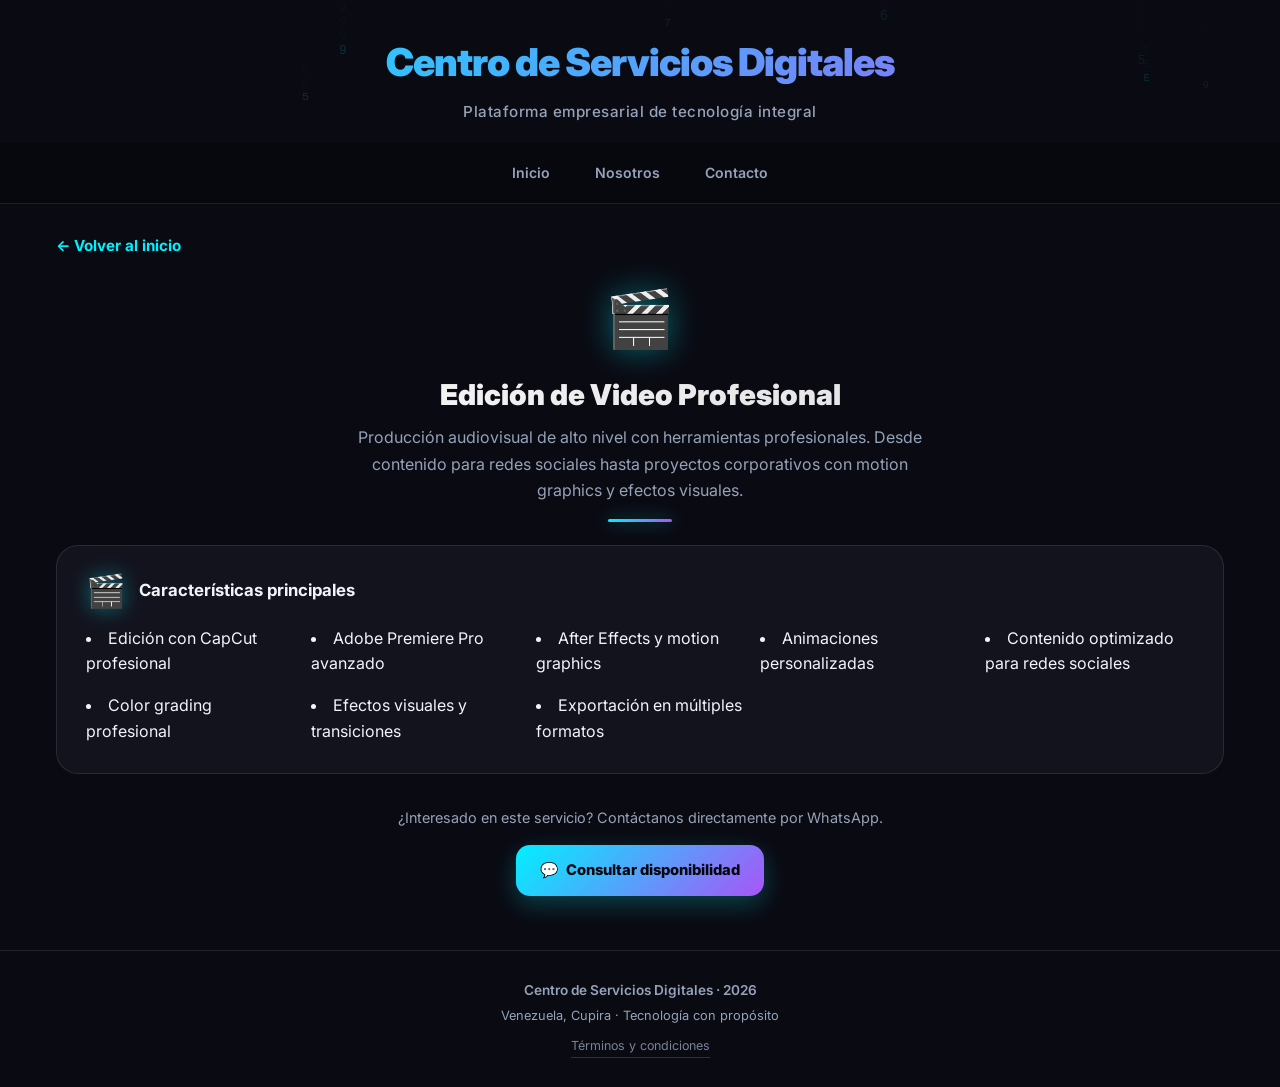
<file: video.html>
<!DOCTYPE html>
<html lang="es">
<head>
<meta charset="UTF-8">
<meta name="viewport" content="width=device-width, initial-scale=1.0">
<meta name="description" content="Edición de Video Profesional - Centro de Servicios Digitales. Producción audiovisual de alto nivel con herramientas profesionales. Desde contenido para redes sociales hasta proyectos corporativos con motion graphics y efectos visuales.">
<title>Edición de Video Profesional | Centro de Servicios Digitales</title>
<link rel="preconnect" href="https://fonts.googleapis.com">
<link rel="preconnect" href="https://fonts.gstatic.com" crossorigin>
<link href="https://fonts.googleapis.com/css2?family=Inter:wght@300;400;500;600;700;800;900&display=swap" rel="stylesheet">
<style>
:root {
  --bg-body: #0a0a12;
  --bg-card: rgba(22,22,34,.78);
  --text-primary: #f1f5f9;
  --text-secondary: #94a3b8;
  --accent: #00f0ff;
  --accent-purple: #a855f7;
  --accent-gold: #fbbf24;
  --border: rgba(255,255,255,0.10);
  --shadow-glow: 0 0 30px rgba(0,240,255,.12);
}
* { margin:0; padding:0; box-sizing:border-box; }
html { scroll-behavior:smooth; }
html, body { height:100%; }
body {
  font-family:'Inter',-apple-system,BlinkMacSystemFont,sans-serif;
  color:var(--text-primary);
  background:var(--bg-body);
  line-height:1.6;
  -webkit-font-smoothing:antialiased;
}
#matrix {
  position:fixed; inset:0; width:100%; height:100%;
  z-index:0; pointer-events:none; opacity:.35;
}
.content { position:relative; z-index:1; }
header {
  text-align:center; padding:2rem 1rem 1.2rem;
  animation: fadeInDown .8s ease both;
}
.logo {
  font-size:2.4rem; font-weight:900; letter-spacing:-1px;
  background:linear-gradient(135deg,var(--accent),var(--accent-purple));
  -webkit-background-clip:text; -webkit-text-fill-color:transparent;
  background-clip:text; animation: glowPulse 4s ease-in-out infinite;
}
.tagline {
  margin-top:.4rem; color:var(--text-secondary);
  font-size:.95rem; letter-spacing:.5px; font-weight:500;
}
@keyframes glowPulse {
  0%,100% { filter: drop-shadow(0 0 8px rgba(0,240,255,.2)); }
  50% { filter: drop-shadow(0 0 16px rgba(168,85,247,.35)); }
}
@keyframes fadeInDown {
  from { opacity:0; transform: translateY(-12px); }
  to { opacity:1; transform: translateY(0); }
}
@keyframes fadeInUp {
  from { opacity:0; transform: translateY(16px); }
  to { opacity:1; transform: translateY(0); }
}
nav.main-nav {
  display:flex; justify-content:center; gap:.5rem;
  padding:.6rem 1rem; position:sticky; top:0;
  background:rgba(8,8,14,.82); backdrop-filter:blur(16px) saturate(1.4);
  border-bottom:1px solid var(--border); z-index:50;
  animation: fadeInDown .8s .1s ease both;
}
nav.main-nav a {
  color:var(--text-secondary); text-decoration:none;
  font-weight:600; font-size:.88rem; padding:.5rem 1.1rem;
  border-radius:999px; border:1px solid transparent;
  transition:all .3s cubic-bezier(.4,0,.2,1); cursor:pointer;
}
nav.main-nav a:hover, nav.main-nav a.active {
  color:var(--accent); border-color:rgba(0,240,255,.35);
  background:rgba(0,240,255,.07);
  box-shadow:0 0 24px rgba(0,240,255,.12), inset 0 1px 0 rgba(255,255,255,.06);
}
section {
  max-width:1200px; margin:0 auto;
  padding:1.8rem 1rem 2.4rem;
}
h2.section-title {
  font-size:1.6rem; font-weight:800; text-align:center; margin-bottom:.4rem;
  background:linear-gradient(135deg,#fff,rgba(255,255,255,.8));
  -webkit-background-clip:text; -webkit-text-fill-color:transparent; background-clip:text;
}
p.section-subtitle {
  text-align:center; color:var(--text-secondary);
  margin-bottom:1.6rem; font-size:.95rem;
}
.glow-line {
  width:64px; height:3px; margin:.5rem auto 1.4rem;
  border-radius:3px; background:linear-gradient(90deg,var(--accent),var(--accent-purple));
  box-shadow:0 0 16px rgba(0,240,255,.5);
}
.grid { display:grid; gap:1.1rem; }
.services { grid-template-columns:repeat(auto-fit,minmax(280px,1fr)); }
.card {
  background:var(--bg-card); border:1px solid var(--border);
  border-radius:20px; padding:1.4rem;
  transition:all .4s cubic-bezier(.4,0,.2,1);
  position:relative; overflow:hidden;
  animation: fadeInUp .7s ease both;
  backdrop-filter:blur(8px);
}
.card::before {
  content:''; position:absolute; inset:0;
  background:radial-gradient(circle at 50% 0%, rgba(0,240,255,.07), transparent 55%);
  opacity:0; transition:opacity .4s ease; pointer-events:none;
}
.card:hover::before { opacity:1; }
.card:hover {
  border-color:rgba(0,240,255,.3);
  transform:translateY(-4px) scale(1.01);
  box-shadow:0 20px 40px rgba(0,0,0,.45), var(--shadow-glow);
}
.card-header {
  display:flex; align-items:center; gap:.8rem;
  margin-bottom:.7rem; position:relative; z-index:1;
}
.card-icon {
  font-size:2rem; filter:drop-shadow(0 0 10px rgba(0,240,255,.4));
  line-height:1;
}
.card-title { font-weight:700; font-size:1.05rem; }
.card p {
  color:var(--text-secondary); font-size:.92rem;
  line-height:1.65; position:relative; z-index:1;
}
.card .features {
  margin-top:.7rem; padding-left:1.2rem;
  color:var(--text-secondary); font-size:.86rem;
  line-height:1.85; position:relative; z-index:1;
}
.card .features li::marker { color:var(--accent); }
.btn {
  display:inline-flex; align-items:center; justify-content:center; gap:.5rem;
  padding:.85rem 1.5rem; border-radius:14px;
  background:linear-gradient(135deg,var(--accent),var(--accent-purple));
  color:#06060e; font-weight:800; font-size:.92rem;
  text-decoration:none; border:none; cursor:pointer;
  transition:all .3s cubic-bezier(.4,0,.2,1);
  box-shadow:0 8px 24px rgba(0,240,255,.25);
  position:relative; overflow:hidden;
}
.btn::after {
  content:''; position:absolute; inset:0;
  background:linear-gradient(135deg,rgba(255,255,255,.3),transparent 55%);
  opacity:0; transition:opacity .3s ease;
}
.btn:hover::after { opacity:1; }
.btn:hover {
  transform:translateY(-2px) scale(1.03);
  box-shadow:0 14px 32px rgba(168,85,247,.35);
}
.contact-cta { text-align:center; margin:1.8rem 0; }
.service-btn {
  display:flex; align-items:center; gap:1rem;
  padding:1.2rem 1.4rem; border-radius:18px;
  background:linear-gradient(135deg,rgba(24,24,36,.85),rgba(16,16,26,.75));
  border:1px solid rgba(255,255,255,.12);
  color:var(--text-primary); cursor:pointer; text-align:left;
  transition:all .4s cubic-bezier(.4,0,.2,1);
  box-shadow:0 10px 28px rgba(0,0,0,.4), inset 0 1px 0 rgba(255,255,255,.06);
  width:100%; position:relative; overflow:hidden;
  text-decoration:none;
}
.service-btn::before {
  content:''; position:absolute; inset:0;
  background:radial-gradient(circle at 50% 0%,rgba(0,240,255,.08),transparent 60%);
  opacity:0; transition:opacity .4s ease;
}
.service-btn:hover::before { opacity:1; }
.service-btn:hover {
  border-color:rgba(0,240,255,.45);
  transform:translateY(-3px);
  box-shadow:0 18px 40px rgba(0,0,0,.5), 0 0 24px rgba(0,240,255,.1);
}
.service-icon { font-size:2rem; filter:drop-shadow(0 0 8px rgba(0,240,255,.4)); flex-shrink:0; }
.service-body { display:flex; flex-direction:column; gap:.2rem; }
.service-title { font-weight:700; font-size:1rem; }
.service-desc { color:var(--text-secondary); font-size:.88rem; line-height:1.5; }
.service-btn-inventario { border-color:rgba(0,234,255,.3); }
.service-btn-inventario:hover { border-color:rgba(0,234,255,.6); box-shadow:0 0 28px rgba(0,240,255,.15), 0 18px 40px rgba(0,0,0,.45); }
.service-btn-impresiones { border-color:rgba(176,38,255,.3); }
.service-btn-impresiones:hover { border-color:rgba(176,38,255,.6); box-shadow:0 0 28px rgba(168,85,247,.15), 0 18px 40px rgba(0,0,0,.45); }
.service-btn-automatizaciones { border-color:rgba(255,80,80,.3); }
.service-btn-automatizaciones:hover { border-color:rgba(255,80,80,.6); box-shadow:0 0 28px rgba(255,80,80,.15), 0 18px 40px rgba(0,0,0,.45); }
.service-btn-ecommerce { border-color:rgba(0,220,120,.3); }
.service-btn-ecommerce:hover { border-color:rgba(0,220,120,.6); box-shadow:0 0 28px rgba(0,220,120,.15), 0 18px 40px rgba(0,0,0,.45); }
.service-btn-video { border-color:rgba(255,160,0,.3); }
.service-btn-video:hover { border-color:rgba(255,160,0,.6); box-shadow:0 0 28px rgba(255,160,0,.15), 0 18px 40px rgba(0,0,0,.45); }
.service-btn-proyectos { border-color:rgba(255,210,0,.3); }
.service-btn-proyectos:hover { border-color:rgba(255,210,0,.6); box-shadow:0 0 28px rgba(255,210,0,.15), 0 18px 40px rgba(0,0,0,.45); }
.social-card {
  display:flex; align-items:center; gap:1rem;
  padding:1.2rem 1.4rem; border-radius:20px;
  background:linear-gradient(135deg,rgba(24,24,36,.88),rgba(16,16,26,.78));
  border:1px solid rgba(255,255,255,.12);
  color:var(--text-primary); text-decoration:none;
  transition:all .4s cubic-bezier(.4,0,.2,1);
  box-shadow:0 10px 28px rgba(0,0,0,.4), inset 0 1px 0 rgba(255,255,255,.06);
  position:relative; overflow:hidden;
}
.social-card:hover { transform:translateY(-4px); }
.social-icon-wrap {
  width:52px; height:52px; border-radius:16px;
  background:rgba(255,255,255,.06); border:1px solid rgba(255,255,255,.12);
  display:flex; align-items:center; justify-content:center; flex-shrink:0;
  box-shadow:inset 0 1px 0 rgba(255,255,255,.12), 0 8px 20px rgba(0,0,0,.35);
}
.social-icon { font-size:1.6rem; }
.social-info { display:flex; flex-direction:column; gap:.15rem; }
.social-title { font-weight:800; font-size:1.05rem; }
.social-handle { color:var(--text-secondary); font-size:.88rem; }
.social-arrow { margin-left:auto; color:var(--text-secondary); font-size:1.3rem; transition:all .3s ease; }
.social-card:hover .social-arrow { color:#fff; transform:translateX(5px); }
.tiktok-card:hover { border-color:rgba(255,0,128,.6); box-shadow:0 0 36px rgba(255,0,128,.18), 0 18px 40px rgba(0,0,0,.45); }
.tiktok-card .social-icon { filter:drop-shadow(0 0 10px rgba(255,0,128,.6)); }
.facebook-card:hover { border-color:rgba(24,119,242,.6); box-shadow:0 0 36px rgba(24,119,242,.18), 0 18px 40px rgba(0,0,0,.45); }
.facebook-card .social-icon { filter:drop-shadow(0 0 10px rgba(24,119,242,.6)); }
.story-card {
  position:relative; background:rgba(18,16,12,.8);
  border:1px solid rgba(255,255,255,.1); border-radius:24px;
  padding:2.2rem 2rem 2.4rem; isolation:isolate; overflow:hidden;
  box-shadow:inset 0 1px 0 rgba(255,255,255,.06), 0 24px 60px rgba(0,0,0,.55);
}
.story-card::before {
  content:''; position:absolute; inset:0;
  background: repeating-linear-gradient(0deg,transparent,transparent 3px,rgba(0,0,0,.08) 4px),
             repeating-linear-gradient(90deg,transparent,transparent 3px,rgba(0,0,0,.08) 4px);
  pointer-events:none; z-index:0;
}
.story-card::after {
  content:''; position:absolute; inset:0;
  background:radial-gradient(circle at 50% 0%,rgba(255,210,120,.1),transparent 55%);
  pointer-events:none; z-index:0;
}
.story-mark { position:relative; z-index:1; display:flex; align-items:center; gap:10px; margin:1.2rem 0; }
.story-mark-line { flex:1; height:1px; background:rgba(255,255,255,.2); box-shadow:0 0 10px rgba(255,210,120,.2); }
.story-mark-dot { width:10px; height:10px; border-radius:50%; background:var(--accent-gold); box-shadow:0 0 14px rgba(255,215,0,.8); }
.story-title { position:relative; z-index:1; text-align:center; font-size:1.7rem; font-weight:900; letter-spacing:-.3px; background:linear-gradient(135deg,#fff,rgba(255,255,255,.85)); -webkit-background-clip:text; -webkit-text-fill-color:transparent; background-clip:text; margin-bottom:1.2rem; filter:drop-shadow(0 0 14px rgba(255,210,120,.3)); }
.story-text { position:relative; z-index:1; color:var(--text-secondary); font-size:1rem; line-height:1.85; margin-bottom:1rem; text-wrap:pretty; font-style:italic; }
.story-text strong { color:#fff; font-style:normal; font-weight:700; }
.back-link {
  display:inline-flex; align-items:center; gap:.4rem;
  margin-bottom:1rem; color:var(--accent);
  font-weight:700; font-size:.95rem;
  transition:all .25s ease; text-decoration:none;
}
.back-link:hover { text-shadow:0 0 14px rgba(0,240,255,.55); transform:translateX(-3px); }
.footer {
  text-align:center; padding:1.8rem 1rem;
  color:var(--text-secondary); font-size:.85rem;
  border-top:1px solid var(--border); position:relative; z-index:1;
}
.footer a.terms-link {
  display:inline-block; margin-top:.6rem; font-size:.78rem;
  color:var(--text-secondary); text-decoration:none;
  border-bottom:1px solid rgba(255,255,255,.2); padding-bottom:1px;
  opacity:.8; transition:all .2s ease;
}
.footer a.terms-link:hover { color:var(--accent); border-bottom-color:var(--accent); }
@keyframes barPulse {
  0%,100% { opacity:.95; transform: scaleY(1); transform-origin: bottom; }
  50% { opacity:1; transform: scaleY(1.04); transform-origin: bottom; }
}
input, textarea {
  background:rgba(255,255,255,.04); border:1px solid var(--border);
  border-radius:14px; padding:.8rem 1.1rem;
  color:var(--text-primary); font-family:inherit; font-size:.95rem;
  outline:none; transition:all .3s ease; width:100%;
}
input:focus, textarea:focus {
  border-color:rgba(0,240,255,.45);
  box-shadow:0 0 16px rgba(0,240,255,.1), inset 0 1px 0 rgba(255,255,255,.04);
  background:rgba(255,255,255,.06);
}
::placeholder { color:rgba(148,163,184,.6); }
@media (max-width:768px) {
  .logo { font-size:1.8rem; }
  .services { grid-template-columns:1fr; }
  nav.main-nav { gap:.3rem; padding:.5rem; }
  nav.main-nav a { font-size:.8rem; padding:.4rem .8rem; }
  .story-card { padding:1.6rem 1.2rem; }
}
.delay-1 { animation-delay:.05s; }
.delay-2 { animation-delay:.1s; }
.delay-3 { animation-delay:.15s; }
.delay-4 { animation-delay:.2s; }
.delay-5 { animation-delay:.25s; }
.delay-6 { animation-delay:.3s; }

/* ===== SERVICE PAGE SPECIFIC ===== */
.service-hero {
  text-align:center; margin-bottom:1.2rem;
  animation: fadeInUp .7s ease both;
}
.service-hero-icon {
  font-size:3.5rem; margin-bottom:.5rem;
  filter:drop-shadow(0 0 16px rgba(0,240,255,.4));
  display:inline-block;
  animation: floatIcon 3s ease-in-out infinite;
}
@keyframes floatIcon {
  0%,100% { transform: translateY(0); }
  50% { transform: translateY(-6px); }
}
.service-hero-title {
  font-size:1.8rem; font-weight:900;
  background:linear-gradient(135deg,#fff,rgba(255,255,255,.85));
  -webkit-background-clip:text; -webkit-text-fill-color:transparent; background-clip:text;
  margin-bottom:.4rem;
}
.service-hero-desc {
  color:var(--text-secondary); font-size:1rem; max-width:600px;
  margin:0 auto 1rem; line-height:1.65;
}
.service-detail-card {
  background:var(--bg-card); border:1px solid var(--border);
  border-radius:22px; padding:1.8rem;
  transition:all .4s ease; position:relative; overflow:hidden;
  animation: fadeInUp .7s .1s ease both;
}
.service-detail-card:hover {
  border-color:rgba(0,240,255,.3);
  box-shadow:0 20px 45px rgba(0,0,0,.45), 0 0 20px rgba(0,240,255,.08);
}
.service-detail-card::before {
  content:''; position:absolute; inset:0;
  background:radial-gradient(circle at 50% 0%, rgba(0,240,255,.06), transparent 55%);
  opacity:0; transition:opacity .4s ease; pointer-events:none;
}
.service-detail-card:hover::before { opacity:1; }
.feature-grid {
  display:grid; grid-template-columns:repeat(auto-fit,minmax(200px,1fr)); gap:1rem;
  margin-top:1.2rem;
}
.feature-item {
  background:rgba(255,255,255,.04); border:1px solid rgba(255,255,255,.08);
  border-radius:14px; padding:1rem 1.2rem;
  display:flex; align-items:center; gap:.7rem;
  transition:all .3s ease;
}
.feature-item:hover {
  background:rgba(0,240,255,.06); border-color:rgba(0,240,255,.25);
  transform:translateX(4px);
}
.feature-check {
  width:24px; height:24px; border-radius:50%;
  background:linear-gradient(135deg,var(--accent),var(--accent-purple));
  display:flex; align-items:center; justify-content:center;
  font-size:.75rem; color:#06060e; font-weight:900; flex-shrink:0;
}
.feature-text { color:var(--text-secondary); font-size:.88rem; font-weight:500; }
.cta-section {
  text-align:center; margin:2rem 0 1rem;
  animation: fadeInUp .7s .2s ease both;
}
.cta-section p {
  color:var(--text-secondary); font-size:.9rem; margin-bottom:1rem;
}
</style>
</head>
<body>

<canvas id="matrix"></canvas>

<div class="content">

<header>
  <div class="logo">Centro de Servicios Digitales</div>
  <div class="tagline">Plataforma empresarial de tecnología integral</div>
</header>

<nav class="main-nav">
  <a href="index.html">Inicio</a>
  <a href="nosotros.html">Nosotros</a>
  <a href="contacto.html">Contacto</a>
</nav>

<section>
  <a class="back-link" href="index.html">← Volver al inicio</a>

  <div class="service-hero">
    <div class="service-hero-icon">🎬</div>
    <h1 class="service-hero-title">Edición de Video Profesional</h1>
    <p class="service-hero-desc">Producción audiovisual de alto nivel con herramientas profesionales. Desde contenido para redes sociales hasta proyectos corporativos con motion graphics y efectos visuales.</p>
    <div class="glow-line"></div>
  </div>

  <div class="service-detail-card">
    <div class="card-header">
      <div class="card-icon">🎬</div>
      <div class="card-title">Características principales</div>
    </div>
    <div class="feature-grid">
      <li>Edición con CapCut profesional</li><li>Adobe Premiere Pro avanzado</li><li>After Effects y motion graphics</li><li>Animaciones personalizadas</li><li>Contenido optimizado para redes sociales</li><li>Color grading profesional</li><li>Efectos visuales y transiciones</li><li>Exportación en múltiples formatos</li>
    </div>
  </div>

  <div class="cta-section">
    <p>¿Interesado en este servicio? Contáctanos directamente por WhatsApp.</p>
    <a class="btn" href="https://wa.me/5804242138320" target="_blank" rel="noopener">
      <span>💬</span> Consultar disponibilidad
    </a>
  </div>
</section>

<footer class="footer">
  <div style="font-weight:600;">Centro de Servicios Digitales · 2026</div>
  <div style="font-size:.8rem;margin-top:.3rem;">Venezuela, Cupira · Tecnología con propósito</div>
  <a href="terminos.html" class="terms-link">Términos y condiciones</a>
</footer>

</div>

<script>
function initMatrix() {
  const canvas = document.getElementById('matrix');
  const ctx = canvas.getContext('2d');
  let width, height;
  const drops = [];
  const chars = '0123456789ABCDEF';

  function resize() {
    width = canvas.width = window.innerWidth;
    height = canvas.height = window.innerHeight;
  }

  class Drop {
    constructor() { this.reset(true); }
    reset(initial) {
      this.x = Math.random() * width;
      this.y = initial ? Math.random() * -height : -20;
      this.speed = Math.random() * 1.2 + 0.8;
      this.char = chars[Math.floor(Math.random() * chars.length)];
      this.opacity = Math.random() * 0.3 + 0.2;
      this.size = Math.random() * 4 + 10;
      this.trail = Math.floor(Math.random() * 5 + 3);
    }
    update() {
      this.y += this.speed;
      if (this.y > height + 30) this.reset(false);
      if (Math.random() > 0.99) {
        this.char = chars[Math.floor(Math.random() * chars.length)];
      }
    }
    draw() {
      ctx.font = this.size + 'px monospace';
      ctx.fillStyle = `rgba(0,240,255,${this.opacity})`;
      ctx.fillText(this.char, this.x, this.y);
      ctx.fillStyle = `rgba(0,240,255,${this.opacity * 0.22})`;
      for (let i = 1; i < this.trail; i++) {
        ctx.fillText(this.char, this.x, this.y - i * 14);
      }
    }
  }

  function init() {
    resize();
    const count = width < 768 ? 20 : 40;
    drops.length = 0;
    for (let i = 0; i < count; i++) drops.push(new Drop());
  }

  function animate() {
    ctx.clearRect(0, 0, width, height);
    drops.forEach(d => { d.update(); d.draw(); });
    requestAnimationFrame(animate);
  }

  init(); animate();

  let timeout;
  window.addEventListener('resize', () => {
    clearTimeout(timeout);
    timeout = setTimeout(() => {
      resize();
      const target = width < 768 ? 20 : 40;
      while (drops.length > target) drops.pop();
      while (drops.length < target) drops.push(new Drop());
    }, 200);
  });
}
initMatrix();
</script>
</body>
</html>
</file>
